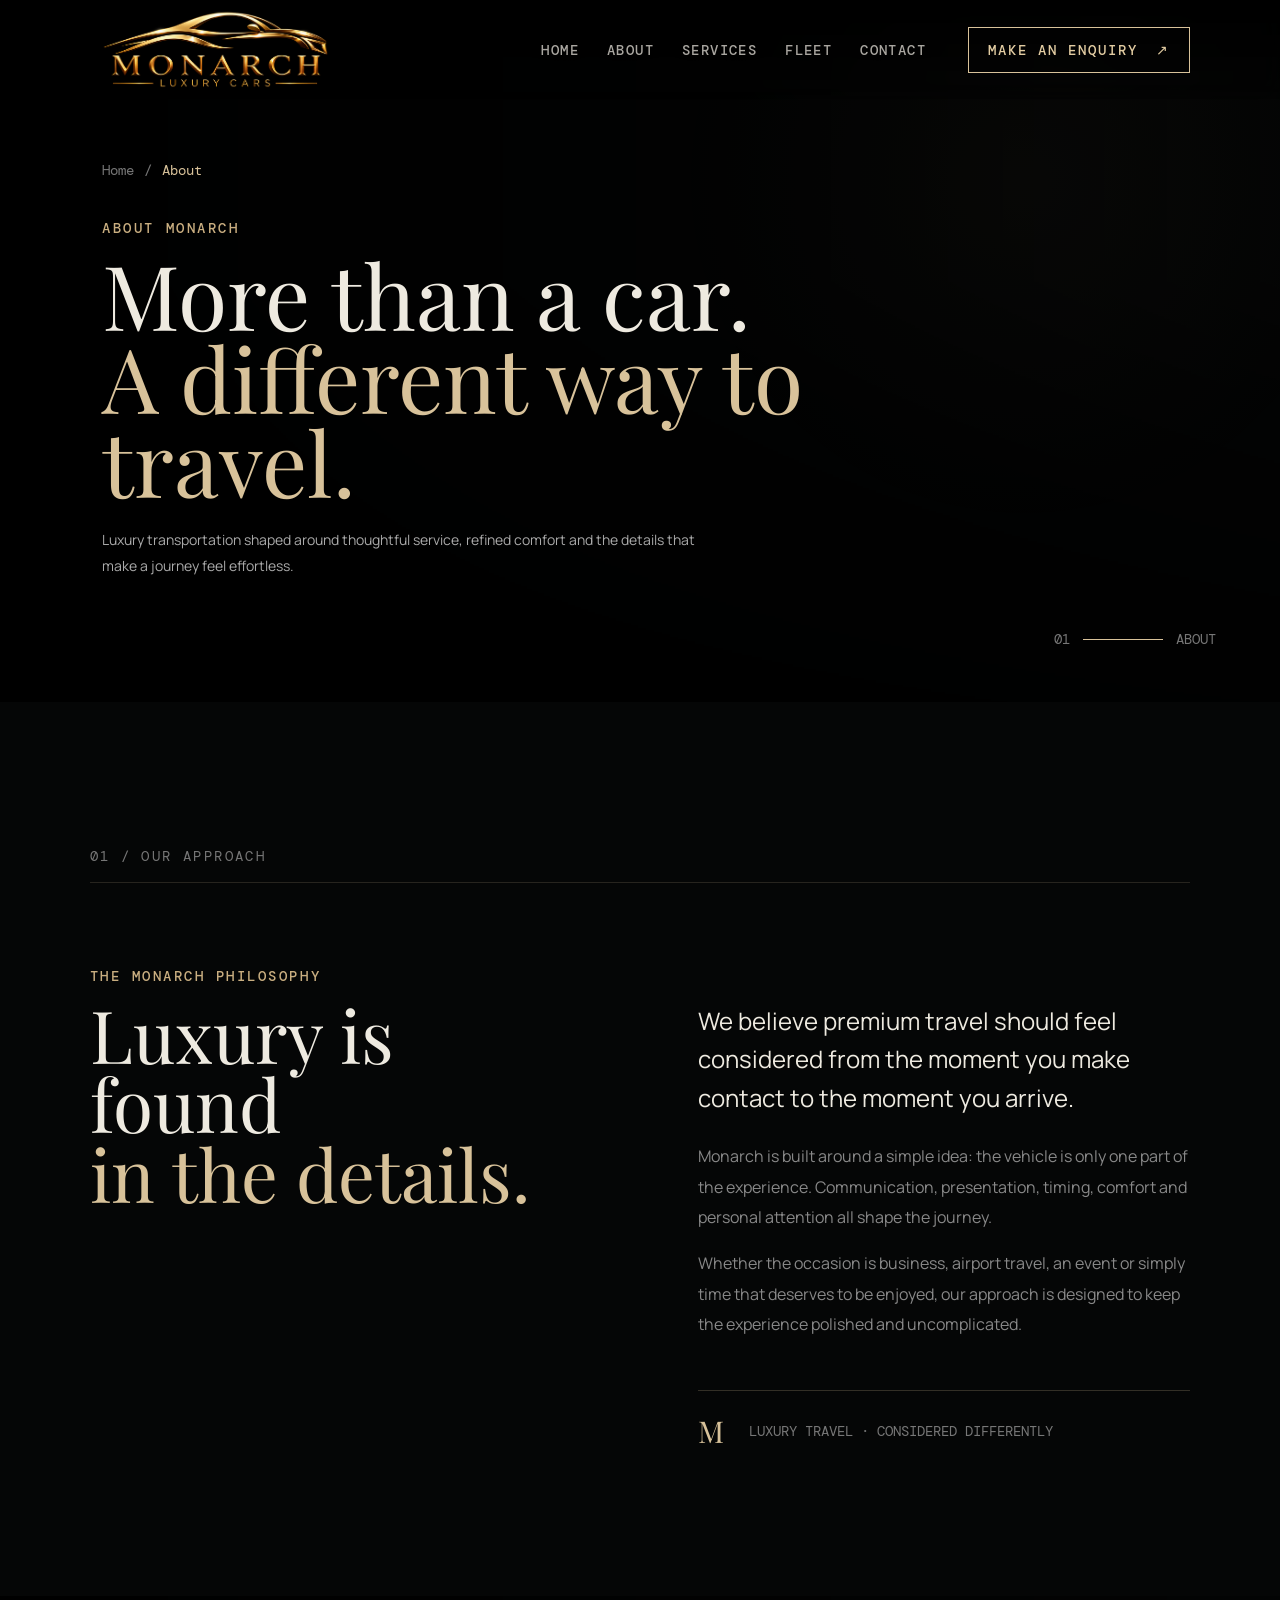
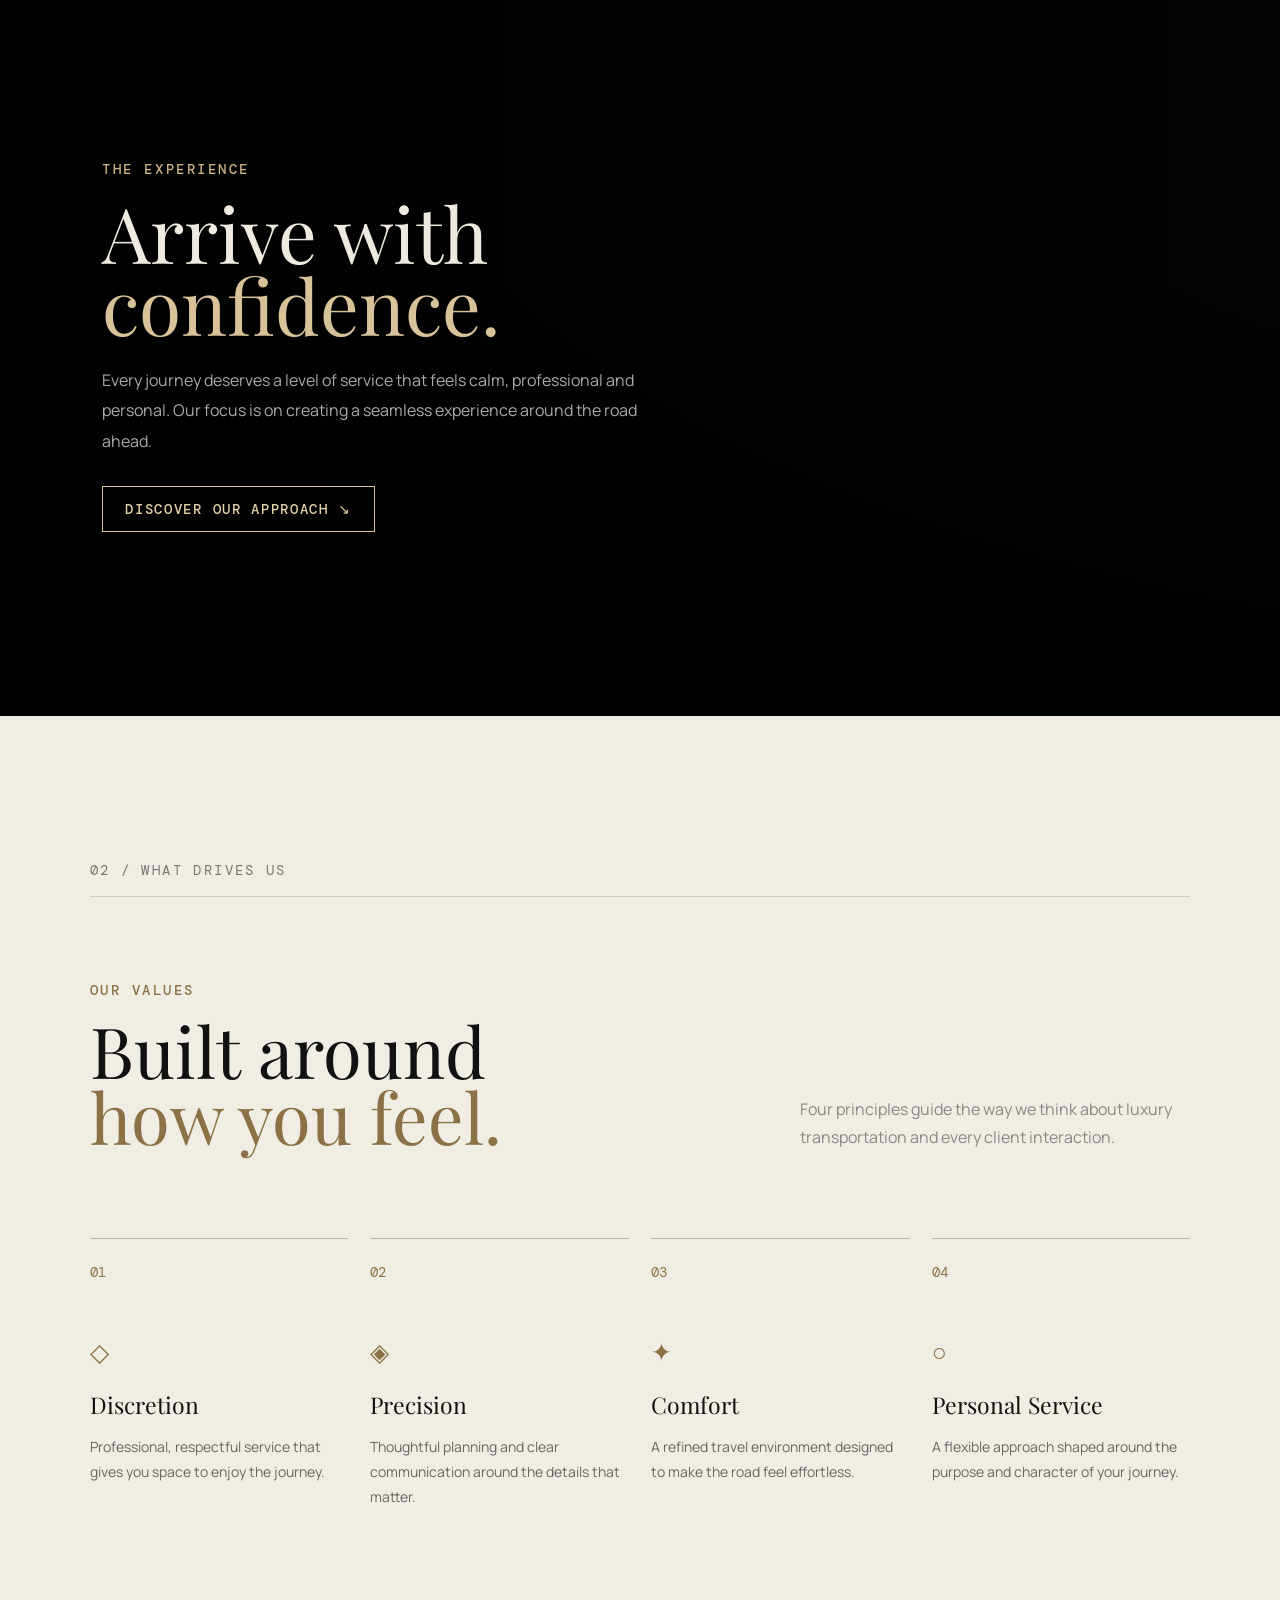
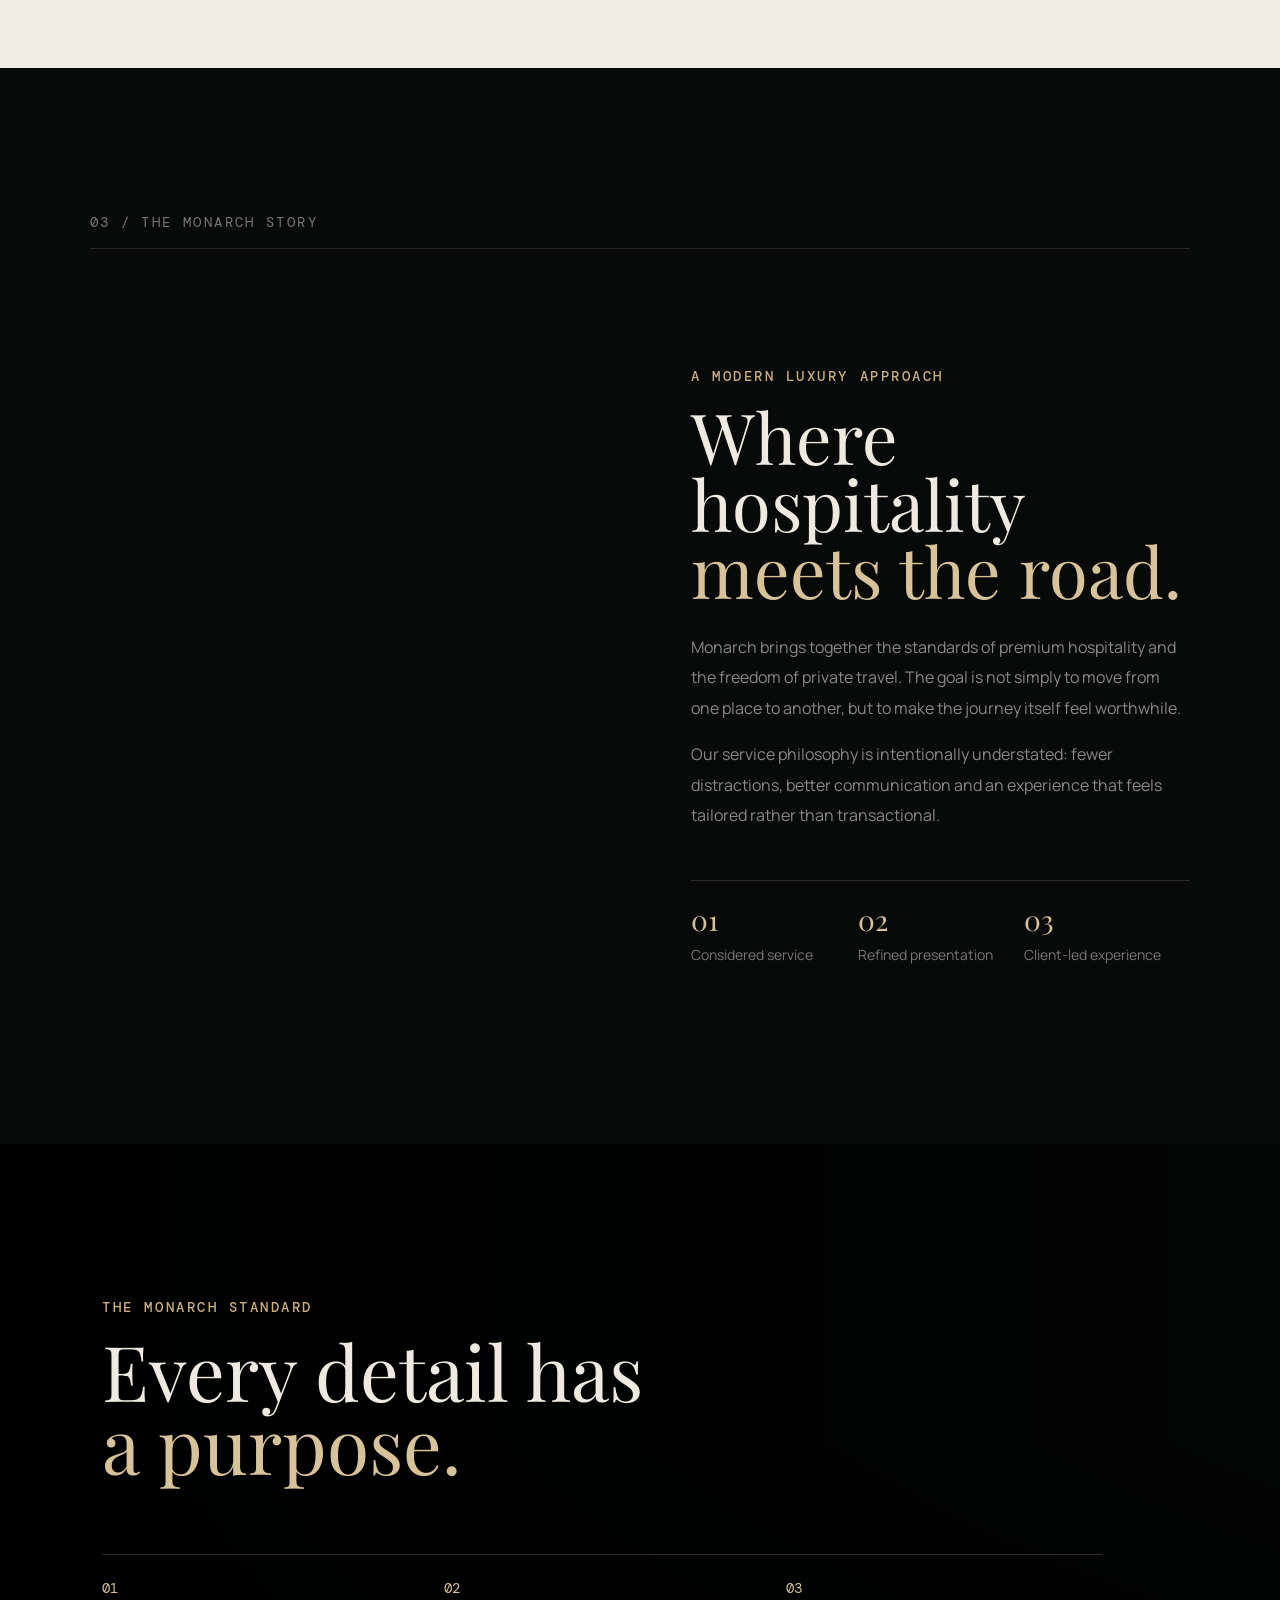
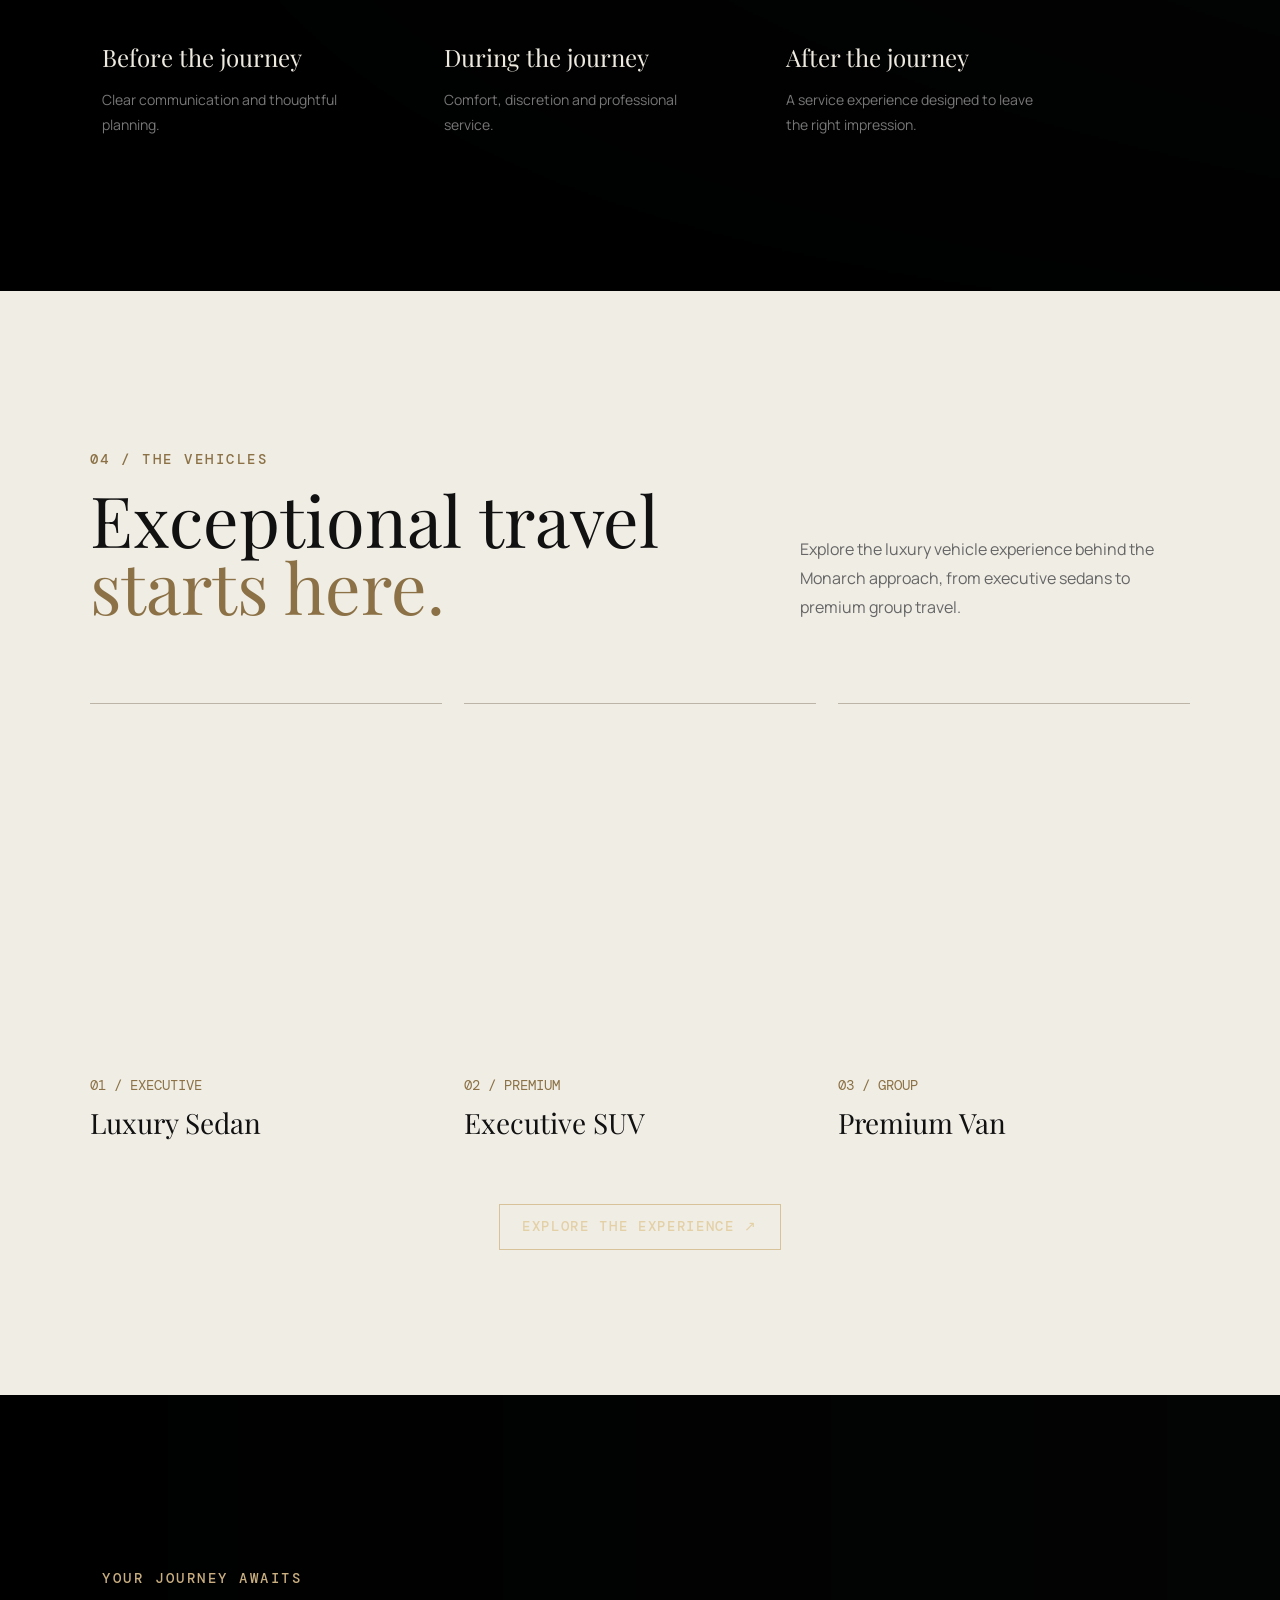
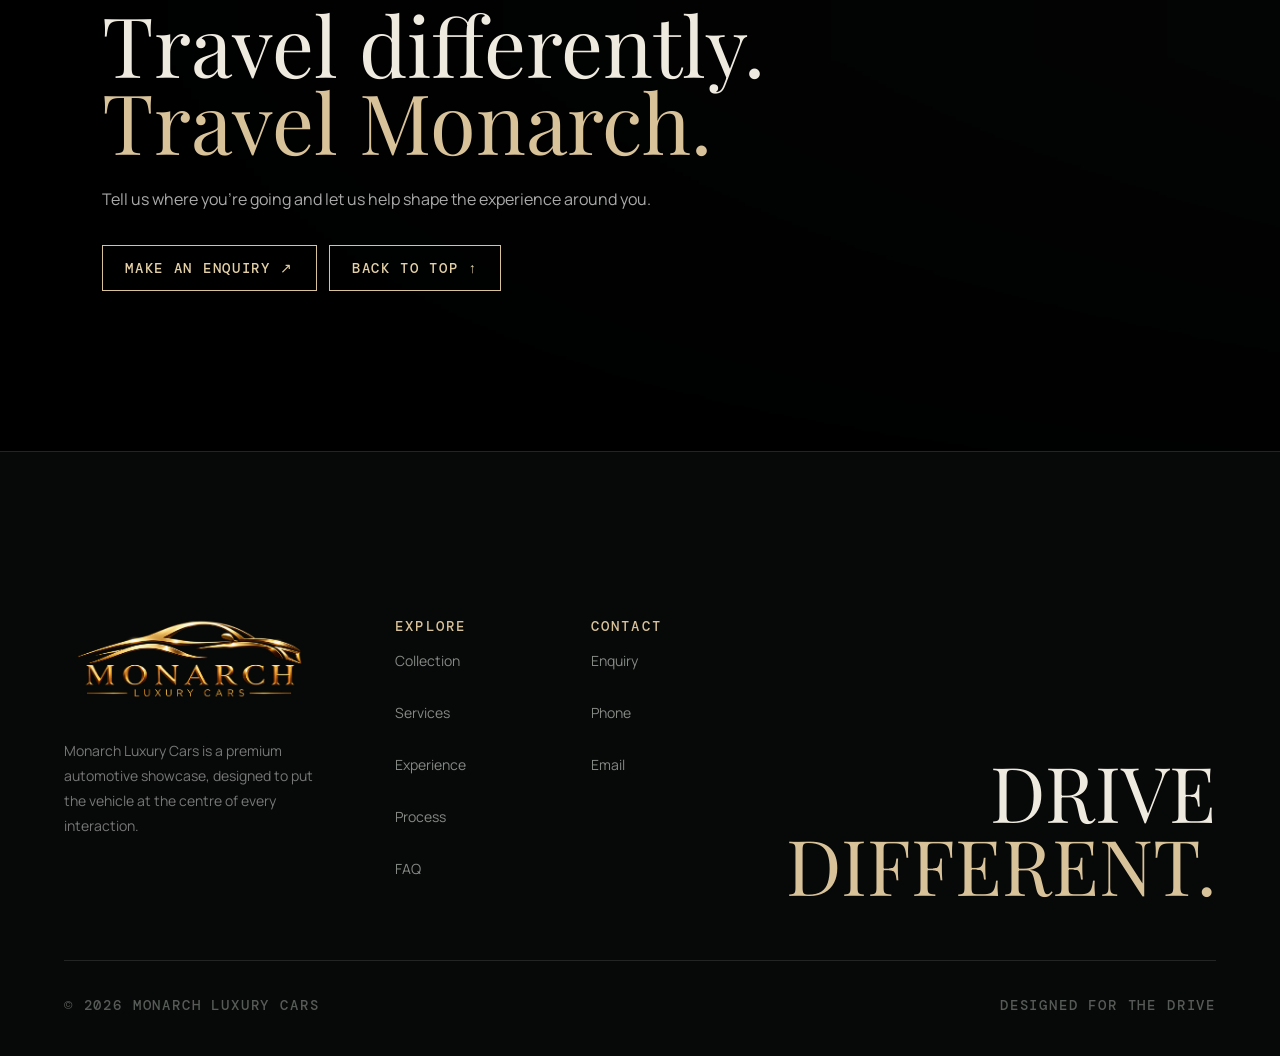
<file: about.html>
<!doctype html>
<html lang="en">
<head>
<meta charset="utf-8">
<meta name="viewport" content="width=device-width,initial-scale=1">
<meta name="description" content="Luxury car rental and chauffeur services.">
<title>About | Monarch Luxury Cars</title>
<link rel="preconnect" href="https://fonts.googleapis.com">
<link rel="preconnect" href="https://fonts.gstatic.com" crossorigin>
<link href="https://fonts.googleapis.com/css2?family=DM+Mono&family=Manrope:wght@400;500;600&family=Playfair+Display:wght@400;500&display=swap" rel="stylesheet">
<link rel="stylesheet" href="about.css">
<link rel="stylesheet" href="css/enquiry-modal.css">
<link rel="stylesheet" href="css/home-shell.css">
</head>
<body>
<a class="skip" href="#main">Skip to content</a>
<header class="site-header">
	<div class="scroll-progress" aria-hidden="true"></div>
	<a class="brand" href="index.html" aria-label="Monarch Luxury Cars home">
		<img src="assets/monarch-logo-4k.png" alt="" style="max-width: 250px;">
	</a>
<nav class="desktop-nav" aria-label="Primary navigation"><a href="index.html">Home</a><a href="about.html">About</a><a href="services.html">Services</a><a href="services.html#fleet">Fleet</a><a href="contact.html">Contact</a></nav>
	<button class="header-cta magnetic" type="button" data-enq-open>Make an enquiry <span aria-hidden="true">&#8599;</span></button>
	<button class="menu-toggle" aria-expanded="false" aria-controls="mobile-menu" aria-label="Open navigation">
		<span class="menu-label">MENU</span><span class="menu-icon"><i></i><i></i></span>
	</button>
</header>
<nav id="mobile-menu" class="mobile-menu" aria-label="Mobile navigation"><a href="index.html">Home</a><a href="about.html">About</a><a href="services.html">Services</a><a href="services.html#fleet">Fleet</a><a href="contact.html">Contact</a><button class="mobile-enquiry" type="button" data-enq-open>Make an enquiry <span aria-hidden="true">&#8599;</span></button></nav>

<main id="main" >
<span id="top" class="page-top-anchor" aria-hidden="true"></span>
<section class="about-hero">
  <div class="about-hero-bg"></div><div class="about-hero-shade"></div>
  <div class="about-hero-content reveal">
    <div class="crumb"><a href="index.html">Home</a><span>/</span><strong>About</strong></div>
    <p class="eyebrow">ABOUT MONARCH</p>
    <h1>More than a car.<br><em>A different way to travel.</em></h1>
    <p>Luxury transportation shaped around thoughtful service, refined comfort and the details that make a journey feel effortless.</p>
  </div>
  <div class="hero-index">01 <span></span> ABOUT</div>
</section>

<section class="about-intro section">
  <div class="section-tag">01 / OUR APPROACH</div>
  <div class="split">
    <div class="reveal"><p class="eyebrow">THE MONARCH PHILOSOPHY</p><h2>Luxury is found<br><em>in the details.</em></h2></div>
    <div class="copy reveal">
      <p class="lead">We believe premium travel should feel considered from the moment you make contact to the moment you arrive.</p>
      <p>Monarch is built around a simple idea: the vehicle is only one part of the experience. Communication, presentation, timing, comfort and personal attention all shape the journey.</p>
      <p>Whether the occasion is business, airport travel, an event or simply time that deserves to be enjoyed, our approach is designed to keep the experience polished and uncomplicated.</p>
      <div class="mini-stat"><strong>M</strong><span>Luxury travel · considered differently</span></div>
    </div>
  </div>
</section>

<section class="about-feature">
  <div class="about-feature-img"></div><div class="about-feature-shade"></div>
  <div class="about-feature-content reveal">
    <p class="eyebrow">THE EXPERIENCE</p>
    <h2>Arrive with<br><em>confidence.</em></h2>
    <p>Every journey deserves a level of service that feels calm, professional and personal. Our focus is on creating a seamless experience around the road ahead.</p>
    <a class="btn gold" href="#values">Discover our approach ↘</a>
  </div>
</section>

<section class="values section" id="values">
  <div class="section-tag">02 / WHAT DRIVES US</div>
  <div class="section-head">
    <div><p class="eyebrow">OUR VALUES</p><h2>Built around<br><em>how you feel.</em></h2></div>
    <p>Four principles guide the way we think about luxury transportation and every client interaction.</p>
  </div>
  <div class="value-grid">
    <article class="value-card reveal"><span>01</span><div class="value-icon">◇</div><h3>Discretion</h3><p>Professional, respectful service that gives you space to enjoy the journey.</p></article>
    <article class="value-card reveal"><span>02</span><div class="value-icon">◈</div><h3>Precision</h3><p>Thoughtful planning and clear communication around the details that matter.</p></article>
    <article class="value-card reveal"><span>03</span><div class="value-icon">✦</div><h3>Comfort</h3><p>A refined travel environment designed to make the road feel effortless.</p></article>
    <article class="value-card reveal"><span>04</span><div class="value-icon">○</div><h3>Personal Service</h3><p>A flexible approach shaped around the purpose and character of your journey.</p></article>
  </div>
</section>

<section class="story section">
  <div class="section-tag">03 / THE MONARCH STORY</div>
  <div class="story-grid">
    <div class="story-image reveal"></div>
    <div class="story-content reveal">
      <p class="eyebrow">A MODERN LUXURY APPROACH</p>
      <h2>Where hospitality<br><em>meets the road.</em></h2>
      <p>Monarch brings together the standards of premium hospitality and the freedom of private travel. The goal is not simply to move from one place to another, but to make the journey itself feel worthwhile.</p>
      <p>Our service philosophy is intentionally understated: fewer distractions, better communication and an experience that feels tailored rather than transactional.</p>
      <div class="story-points">
        <div><strong>01</strong><span>Considered service</span></div>
        <div><strong>02</strong><span>Refined presentation</span></div>
        <div><strong>03</strong><span>Client-led experience</span></div>
      </div>
    </div>
  </div>
</section>

<section class="standards">
  <div class="standards-bg"></div><div class="standards-shade"></div>
  <div class="standards-inner reveal">
    <p class="eyebrow">THE MONARCH STANDARD</p>
    <h2>Every detail has<br><em>a purpose.</em></h2>
    <div class="standards-grid">
      <div><strong>01</strong><h3>Before the journey</h3><p>Clear communication and thoughtful planning.</p></div>
      <div><strong>02</strong><h3>During the journey</h3><p>Comfort, discretion and professional service.</p></div>
      <div><strong>03</strong><h3>After the journey</h3><p>A service experience designed to leave the right impression.</p></div>
    </div>
  </div>
</section>

<section class="about-fleet section">
  <div class="section-head">
    <div><p class="eyebrow">04 / THE VEHICLES</p><h2>Exceptional travel<br><em>starts here.</em></h2></div>
    <p>Explore the luxury vehicle experience behind the Monarch approach, from executive sedans to premium group travel.</p>
  </div>
  <div class="about-fleet-grid">
    <article><div class="af-img af1"></div><span>01 / EXECUTIVE</span><h3>Luxury Sedan</h3></article>
    <article><div class="af-img af2"></div><span>02 / PREMIUM</span><h3>Executive SUV</h3></article>
    <article><div class="af-img af3"></div><span>03 / GROUP</span><h3>Premium Van</h3></article>
  </div>
  <div class="center-action"><a class="btn line" href="#top">Explore the experience ↗</a></div>
</section>

<section class="about-cta">
  <div class="cta-bg"></div><div class="cta-shade"></div>
  <div class="cta-content reveal">
    <p class="eyebrow">YOUR JOURNEY AWAITS</p>
    <h2>Travel differently.<br><em>Travel Monarch.</em></h2>
    <p>Tell us where you're going and let us help shape the experience around you.</p>
    <div class="actions"><a class="btn gold" href="contact.html">Make an enquiry ↗</a><a class="btn line" href="#top">Back to top ↑</a></div>
  </div>
</section>
</main>

<footer class="footer">
	<div class="footer-main">
		<div class="footer-brand">
			<a class="brand" href="#top">
				<img src="assets/monarch-logo-4k.png" alt="">
			</a>
			<p class="footer-copy">
			Monarch Luxury Cars is a premium automotive showcase, 
			designed to put the vehicle at the centre of every interaction.
		</p>
		</div>
		<div><p class="eyebrow">EXPLORE</p><a href="index.html#collection">Collection</a><a href="services.html">Services</a><a href="index.html#experience">Experience</a><a href="index.html#process">Process</a><a href="index.html#faq">FAQ</a></div>
		<div><p class="eyebrow">CONTACT</p><a href="contact.html">Enquiry</a><a href="tel:+10000000000">Phone</a><a href="mailto:enquiries@example.com">Email</a></div>
		<div class="footer-tag">DRIVE<br><em>DIFFERENT.</em></div>
	</div>
	<div class="footer-bottom"><span>© 2026 MONARCH LUXURY CARS</span><span>DESIGNED FOR THE DRIVE</span></div>
</footer>
<script src="about.js"></script>
<script src="js/enquiry-modal.js" defer></script>
</body>
</html>
</file>
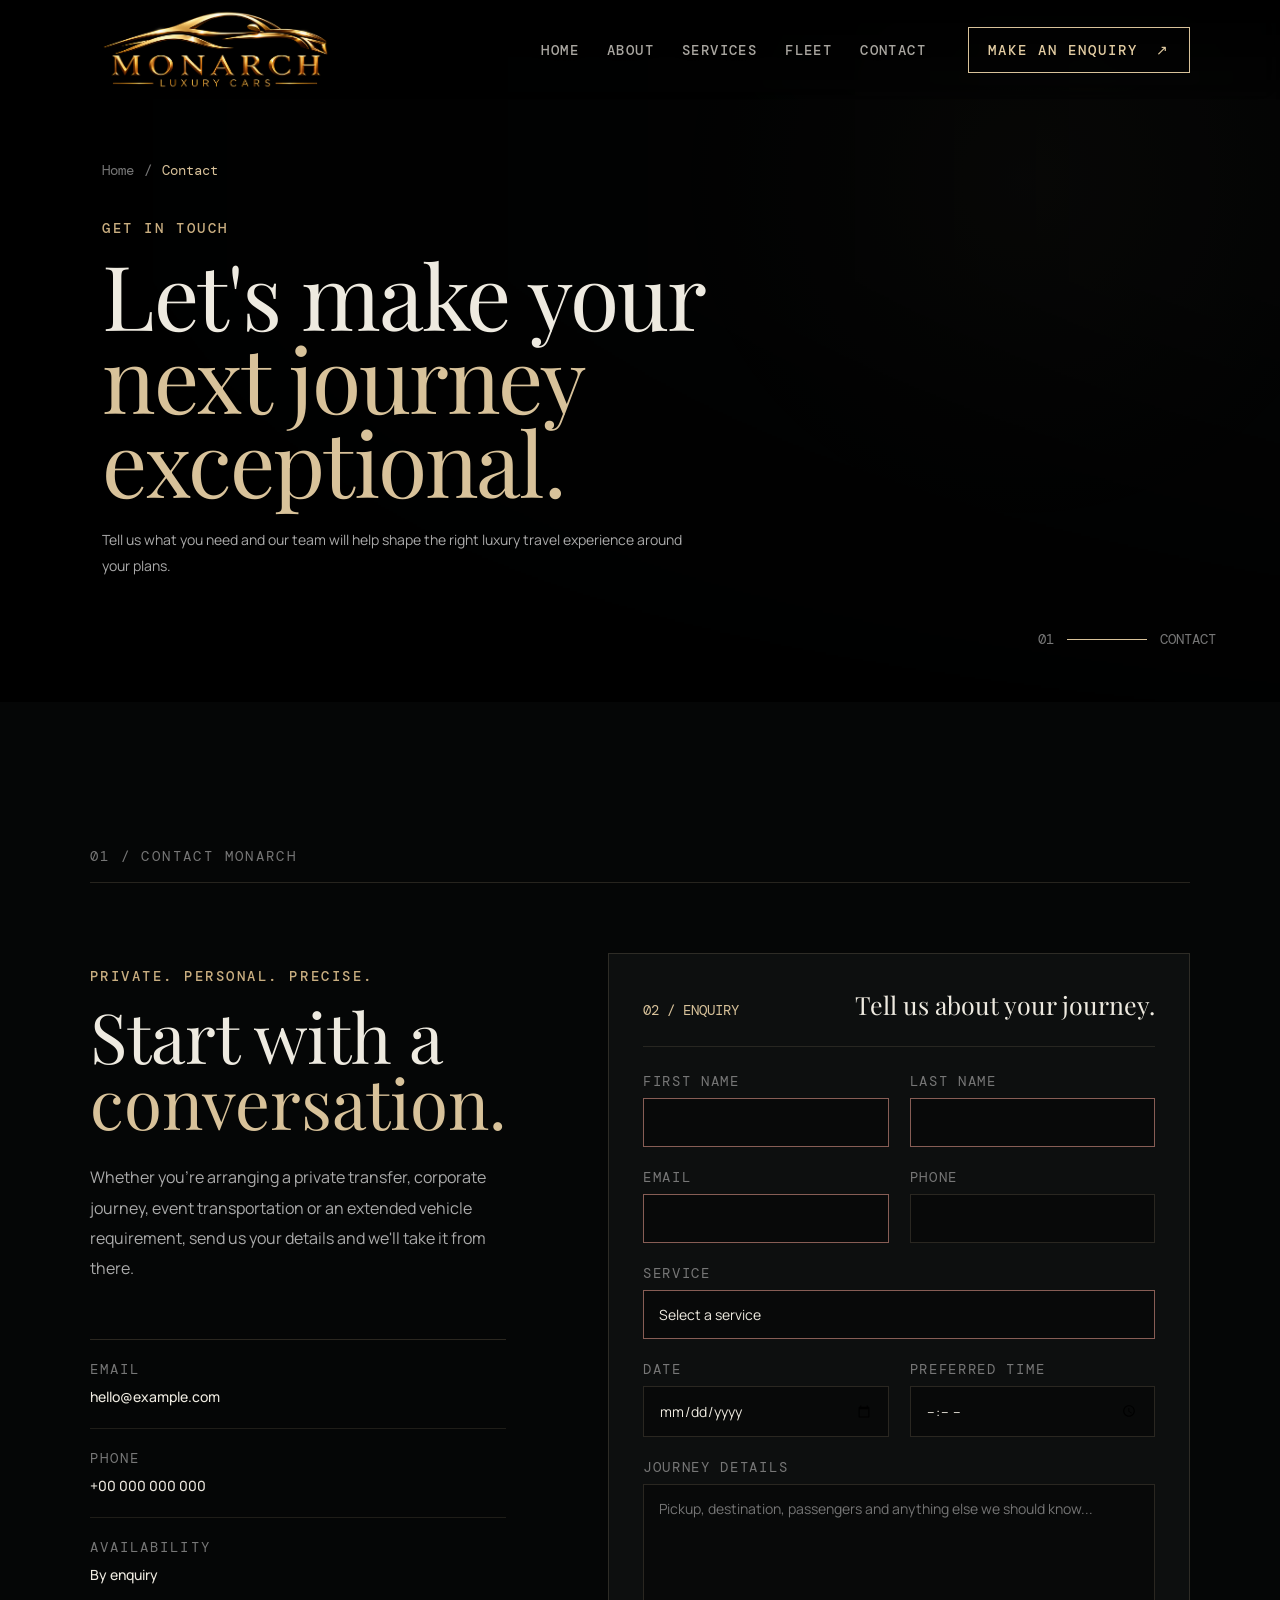
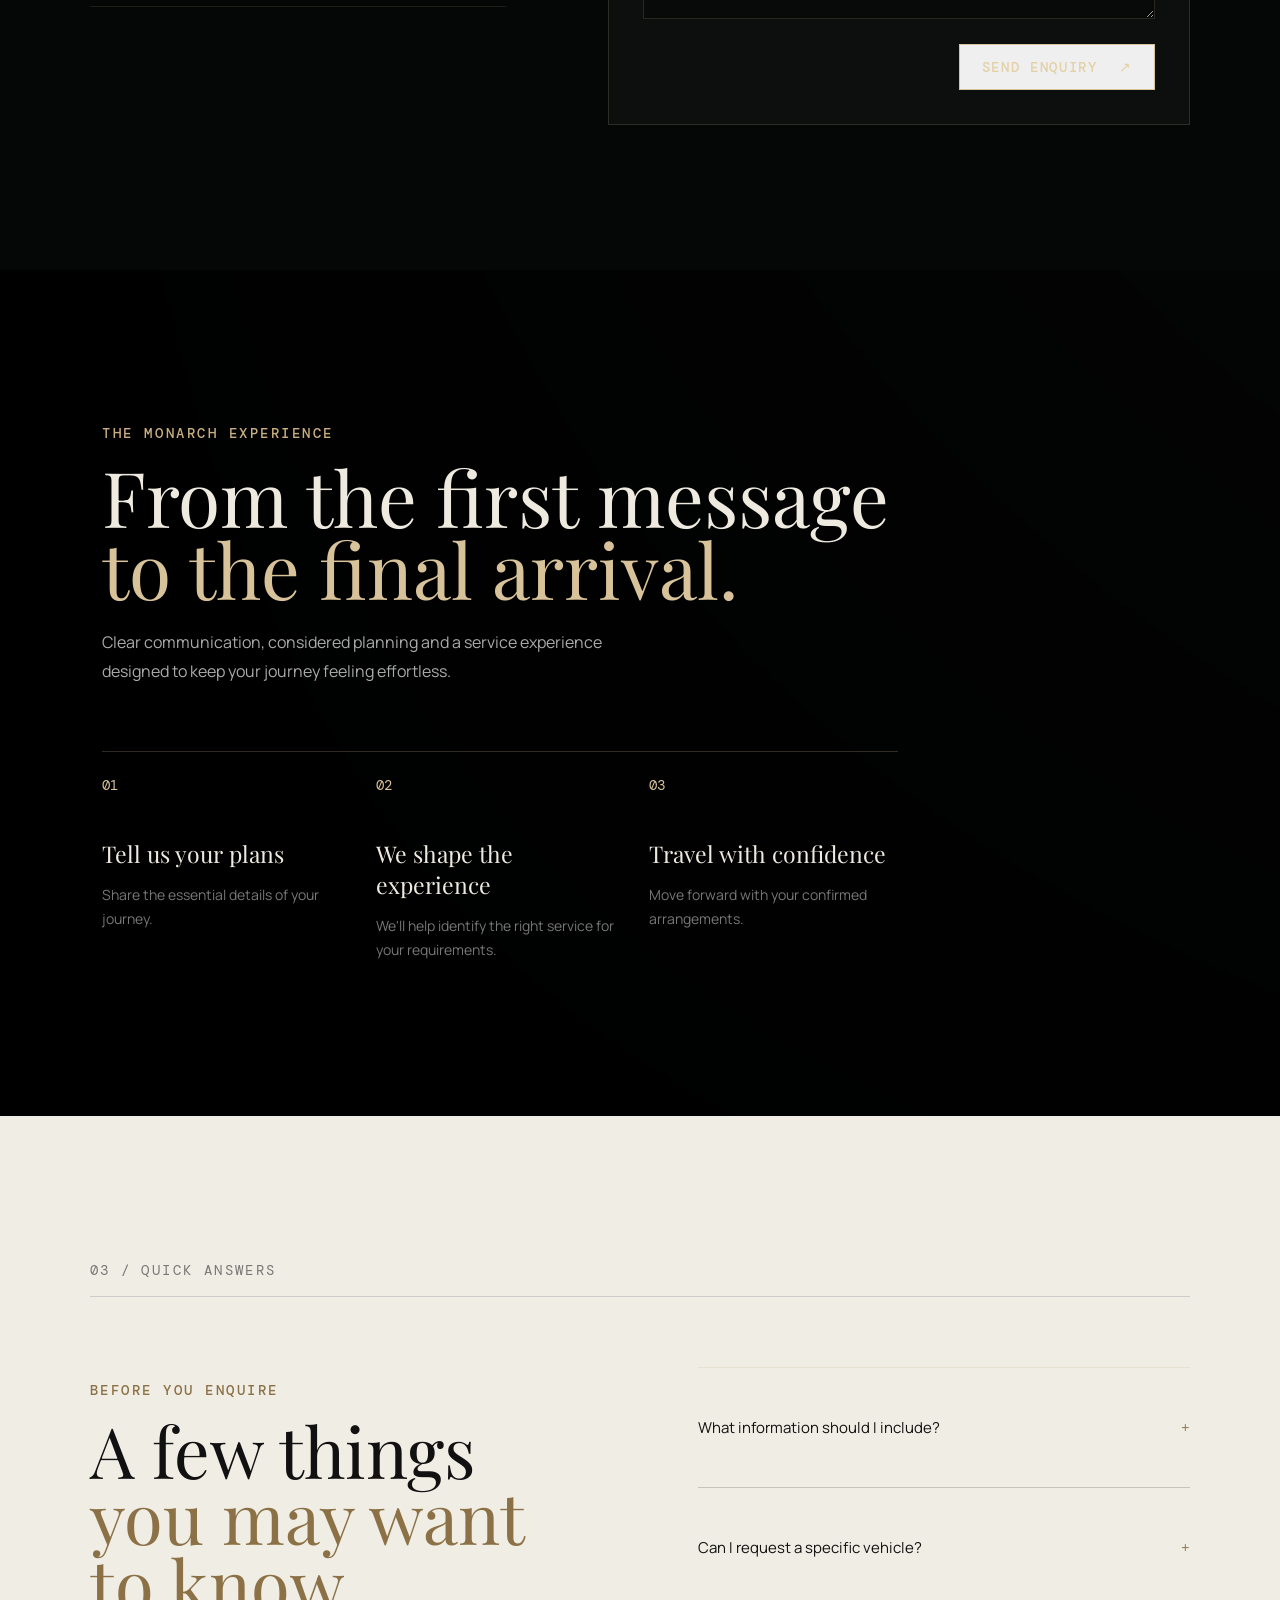
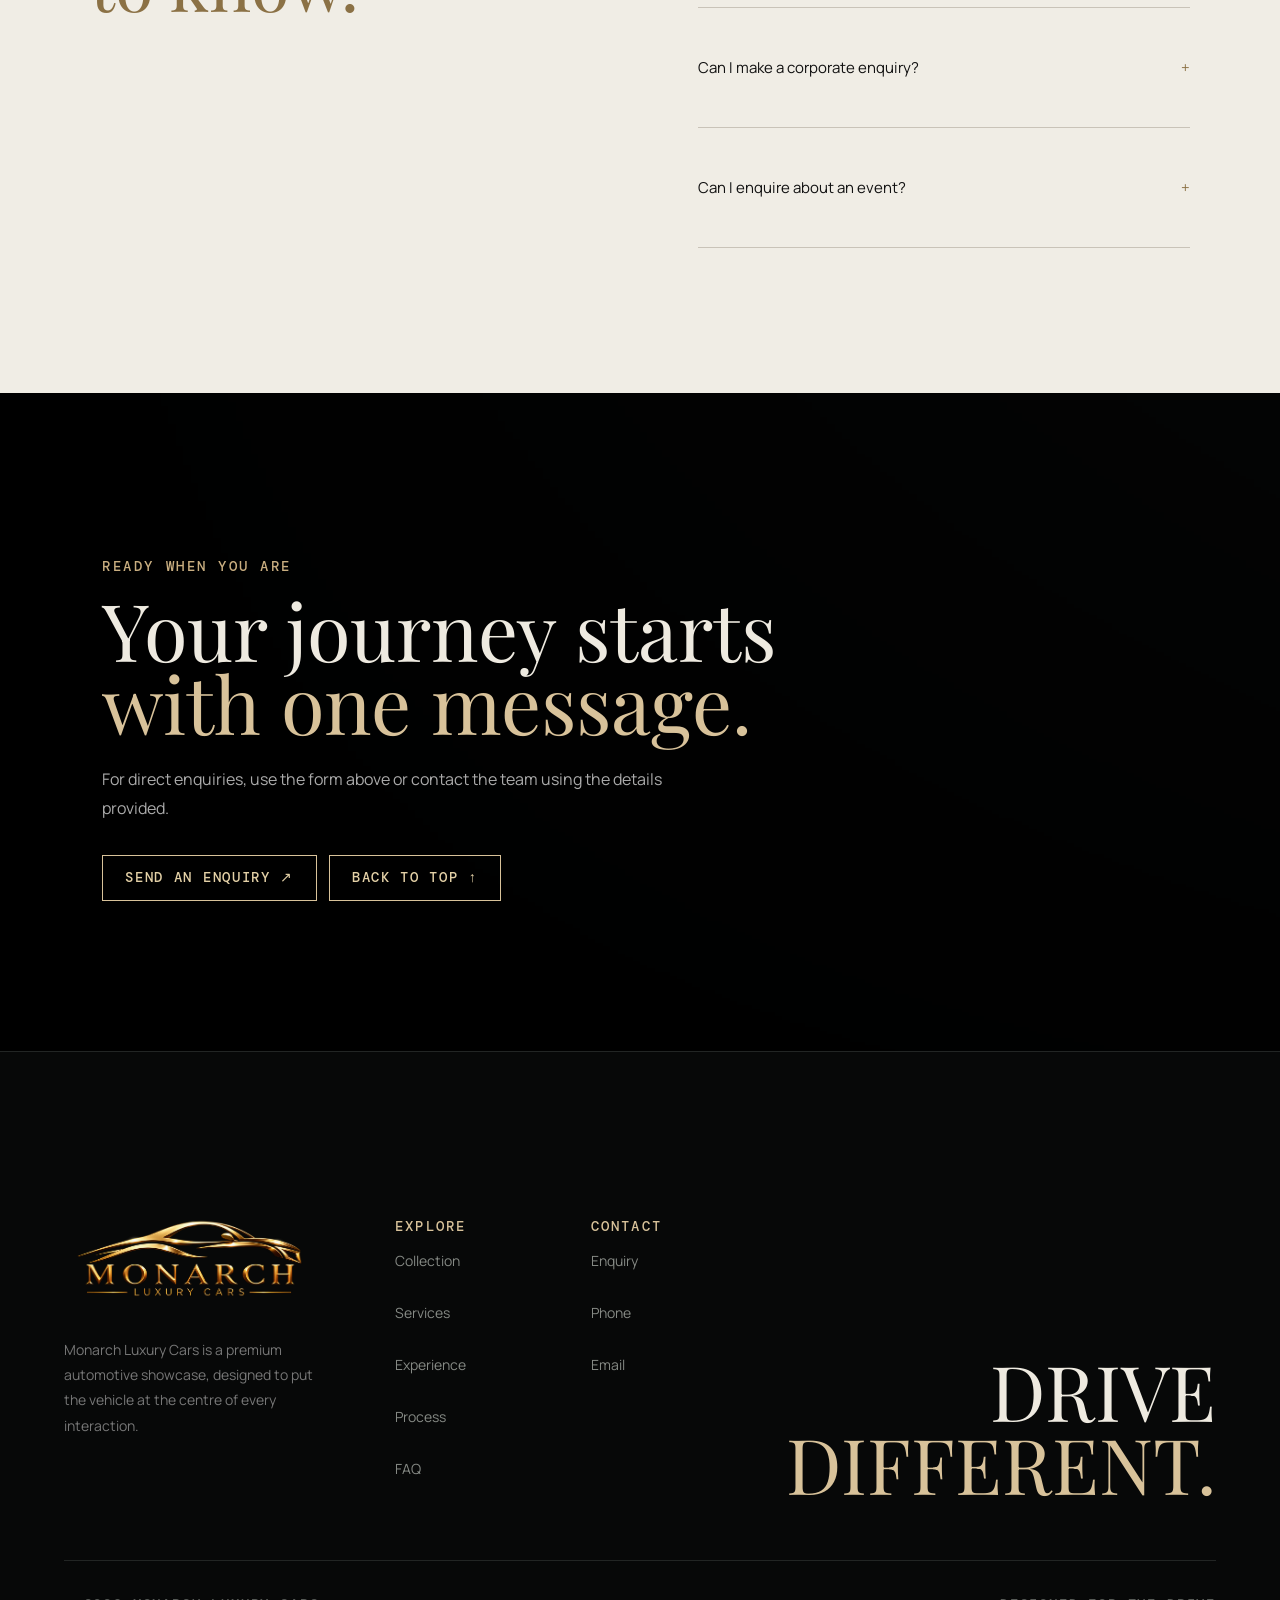
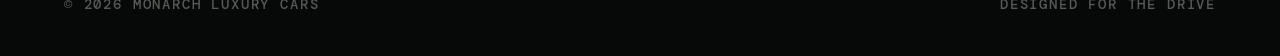
<file: contact.html>
<!doctype html>
<html lang="en">
<head>
<meta charset="utf-8">
<meta name="viewport" content="width=device-width,initial-scale=1">
<meta name="description" content="Luxury car rental and chauffeur services.">
<title>Contact | Monarch Luxury Cars</title>
<link rel="preconnect" href="https://fonts.googleapis.com">
<link rel="preconnect" href="https://fonts.gstatic.com" crossorigin>
<link href="https://fonts.googleapis.com/css2?family=DM+Mono&family=Manrope:wght@400;500;600&family=Playfair+Display:wght@400;500&display=swap" rel="stylesheet">
<link rel="stylesheet" href="contact.css">
<link rel="stylesheet" href="css/enquiry-modal.css">
<link rel="stylesheet" href="css/home-shell.css">
</head>
<body>
<a class="skip" href="#main">Skip to content</a>

<header class="site-header">
	<div class="scroll-progress" aria-hidden="true"></div>
	<a class="brand" href="index.html" aria-label="Monarch Luxury Cars home">
		<img src="assets/monarch-logo-4k.png" alt="" style="max-width: 250px;">
	</a>
<nav class="desktop-nav" aria-label="Primary navigation"><a href="index.html">Home</a><a href="about.html">About</a><a href="services.html">Services</a><a href="services.html#fleet">Fleet</a><a href="contact.html">Contact</a></nav>
	<button class="header-cta magnetic" type="button" data-enq-open>Make an enquiry <span aria-hidden="true">&#8599;</span></button>
	<button class="menu-toggle" aria-expanded="false" aria-controls="mobile-menu" aria-label="Open navigation">
		<span class="menu-label">MENU</span><span class="menu-icon"><i></i><i></i></span>
	</button>
</header>
<nav id="mobile-menu" class="mobile-menu" aria-label="Mobile navigation"><a href="index.html">Home</a><a href="about.html">About</a><a href="services.html">Services</a><a href="services.html#fleet">Fleet</a><a href="contact.html">Contact</a><button class="mobile-enquiry" type="button" data-enq-open>Make an enquiry <span aria-hidden="true">&#8599;</span></button></nav>

<main id="main" >
<span id="top" class="page-top-anchor" aria-hidden="true"></span>
<section class="contact-hero">
  <div class="contact-hero-bg"></div>
  <div class="contact-hero-shade"></div>
  <div class="contact-hero-content reveal">
    <div class="crumb"><a href="index.html">Home</a><span>/</span><strong>Contact</strong></div>
    <p class="eyebrow">GET IN TOUCH</p>
    <h1>Let's make your<br><em>next journey exceptional.</em></h1>
    <p>Tell us what you need and our team will help shape the right luxury travel experience around your plans.</p>
  </div>
  <div class="hero-index">01 <span></span> CONTACT</div>
</section>

<section class="contact-intro section">
  <div class="section-tag">01 / CONTACT MONARCH</div>
  <div class="contact-layout">
    <div class="contact-copy reveal">
      <p class="eyebrow">PRIVATE. PERSONAL. PRECISE.</p>
      <h2>Start with a<br><em>conversation.</em></h2>
      <p class="lead">Whether you're arranging a private transfer, corporate journey, event transportation or an extended vehicle requirement, send us your details and we'll take it from there.</p>
      <div class="contact-details">
        <a href="mailto:hello@example.com"><span>EMAIL</span><strong>hello@example.com</strong></a>
        <a href="tel:+0000000000"><span>PHONE</span><strong>+00 000 000 000</strong></a>
        <div><span>AVAILABILITY</span><strong>By enquiry</strong></div>
      </div>
    </div>

    <div class="contact-form-wrap reveal">
      <div class="form-heading"><span>02 / ENQUIRY</span><strong>Tell us about your journey.</strong></div>
      <form id="contactForm" novalidate>
        <div class="form-grid">
          <label>First name<input name="firstName" type="text" autocomplete="given-name" required></label>
          <label>Last name<input name="lastName" type="text" autocomplete="family-name" required></label>
          <label>Email<input name="email" type="email" autocomplete="email" required></label>
          <label>Phone<input name="phone" type="tel" autocomplete="tel"></label>
          <label class="full">Service
            <select name="service" required>
              <option value="">Select a service</option>
              <option>Chauffeur Services</option>
              <option>Airport Transfers</option>
              <option>Corporate Travel</option>
              <option>Weddings & Events</option>
              <option>Hourly Car Service</option>
              <option>Long-Term Rental</option>
            </select>
          </label>
          <label>Date<input name="date" type="date"></label>
          <label>Preferred time<input name="time" type="time"></label>
          <label class="full">Journey details<textarea name="message" rows="5" placeholder="Pickup, destination, passengers and anything else we should know..." required></textarea></label>
        </div>
        <div class="form-bottom">
          <p id="formStatus" role="status" aria-live="polite"></p>
          <button class="btn gold" type="submit">Send enquiry <span>↗</span></button>
        </div>
      </form>
    </div>
  </div>
</section>

<section class="contact-experience">
  <div class="contact-experience-bg"></div><div class="contact-experience-shade"></div>
  <div class="experience-content reveal">
    <p class="eyebrow">THE MONARCH EXPERIENCE</p>
    <h2>From the first message<br><em>to the final arrival.</em></h2>
    <p>Clear communication, considered planning and a service experience designed to keep your journey feeling effortless.</p>
    <div class="experience-points">
      <div><span>01</span><strong>Tell us your plans</strong><p>Share the essential details of your journey.</p></div>
      <div><span>02</span><strong>We shape the experience</strong><p>We'll help identify the right service for your requirements.</p></div>
      <div><span>03</span><strong>Travel with confidence</strong><p>Move forward with your confirmed arrangements.</p></div>
    </div>
  </div>
</section>

<section class="contact-faq section" id="faq">
  <div class="section-tag">03 / QUICK ANSWERS</div>
  <div class="split">
    <div>
      <p class="eyebrow">BEFORE YOU ENQUIRE</p>
      <h2>A few things<br><em>you may want to know.</em></h2>
    </div>
    <div class="faq-list">
      <details><summary>What information should I include?<b>+</b></summary><p>Include your preferred service, date, time, pickup and destination details, passenger requirements and any special requests.</p></details>
      <details><summary>Can I request a specific vehicle?<b>+</b></summary><p>You can include a vehicle preference in your enquiry. Availability can be confirmed with your booking.</p></details>
      <details><summary>Can I make a corporate enquiry?<b>+</b></summary><p>Yes. Select Corporate Travel and include your business or event requirements in the message.</p></details>
      <details><summary>Can I enquire about an event?<b>+</b></summary><p>Yes. Choose Weddings & Events and tell us the occasion, date, timing and transportation requirements.</p></details>
    </div>
  </div>
</section>

<section class="contact-cta">
  <div class="cta-bg"></div><div class="cta-shade"></div>
  <div class="cta-content reveal">
    <p class="eyebrow">READY WHEN YOU ARE</p>
    <h2>Your journey starts<br><em>with one message.</em></h2>
    <p>For direct enquiries, use the form above or contact the team using the details provided.</p>
    <div class="actions"><a class="btn gold" href="#main">Send an enquiry ↗</a><a class="btn line" href="#top">Back to top ↑</a></div>
  </div>
</section>
</main>

<footer class="footer">
	<div class="footer-main">
		<div class="footer-brand">
			<a class="brand" href="#top">
				<img src="assets/monarch-logo-4k.png" alt="">
			</a>
			<p class="footer-copy">
			Monarch Luxury Cars is a premium automotive showcase, 
			designed to put the vehicle at the centre of every interaction.
		</p>
		</div>
		<div><p class="eyebrow">EXPLORE</p><a href="index.html#collection">Collection</a><a href="services.html">Services</a><a href="index.html#experience">Experience</a><a href="index.html#process">Process</a><a href="index.html#faq">FAQ</a></div>
		<div><p class="eyebrow">CONTACT</p><a href="contact.html">Enquiry</a><a href="tel:+10000000000">Phone</a><a href="mailto:enquiries@example.com">Email</a></div>
		<div class="footer-tag">DRIVE<br><em>DIFFERENT.</em></div>
	</div>
	<div class="footer-bottom"><span>© 2026 MONARCH LUXURY CARS</span><span>DESIGNED FOR THE DRIVE</span></div>
</footer>
<script src="contact.js"></script>
<script src="js/enquiry-modal.js" defer></script>
</body>
</html>
</file>
<file: about.css>
*{box-sizing:border-box}html{scroll-behavior:smooth}body{margin:0;background:#050606;color:#eeeae0;font-family:Manrope,Arial,sans-serif;font-size:16px;line-height:1.5}body:before{content:"";position:fixed;inset:0;pointer-events:none;background:radial-gradient(circle at 80% 20%,rgba(216,194,154,.04),transparent 28%);z-index:-1}a{color:inherit;text-decoration:none}button,input,textarea{font:inherit}.skip{position:fixed;left:16px;top:-60px;background:#d8c29a;color:#000;padding:12px;z-index:100}.skip:focus{top:16px}.site-header{height:84px;position:fixed;top:0;left:0;right:0;z-index:50;display:flex;align-items:center;justify-content:space-between;padding:0 5vw;background:rgba(5,6,6,.82);backdrop-filter:blur(16px);border-bottom:1px solid rgba(216,194,154,.14)}.brand{display:flex;align-items:center;gap:10px}.brand-symbol{font-family:"Playfair Display",serif;font-size:38px;color:#d8c29a;line-height:1}.brand b{font:500 14px "Playfair Display",serif;letter-spacing:.2em}.brand small{display:block;font:14px "DM Mono",monospace;letter-spacing:.34em;color:#777;margin-top:3px}.site-header nav{display:flex;gap:32px}.site-header nav a{font-size:14px;color:#aaa;transition:.3s}.site-header nav a:hover{color:#d8c29a}.header-btn,.btn{min-height:46px;padding:0 22px;display:inline-flex;align-items:center;justify-content:center;gap:12px;text-transform:uppercase;letter-spacing:.12em;font-size:14px;border:1px solid #d8c29a;transition:transform .3s,background .3s,color .3s}.header-btn{background:#d8c29a;color:#050606}.header-btn:hover,.gold:hover{transform:translateY(-2px);background:#ead8b5}.line{border-color:rgba(216,194,154,.48)}.line:hover{color:#d8c29a;border-color:#d8c29a;transform:translateY(-2px)}.menu{display:none;background:none;border:0;width:46px;height:44px}.menu i{display:block;width:23px;height:1px;background:#d8c29a;margin:6px auto}.mobile-nav{display:none}.hero{height:100svh;min-height:700px;position:relative;overflow:hidden}.hero-bg,.feature-img,.number-bg,.cta-bg{position:absolute;inset:0;background:center/cover no-repeat}.hero-bg{background-image:url("https://images.unsplash.com/photo-1503736334956-4c8f8e92946d?auto=format&fit=crop&w=2400&q=90");transform:scale(1.03)}.hero-shade,.feature-shade,.number-shade,.cta-shade{position:absolute;inset:0;background:linear-gradient(90deg,rgba(0,0,0,.9),rgba(0,0,0,.32) 72%),linear-gradient(0deg,rgba(0,0,0,.7),transparent 58%)}.hero-content{position:absolute;z-index:2;left:8vw;bottom:16vh;max-width:820px}.crumb{display:flex;gap:10px;font:14px "DM Mono",monospace;color:#777;margin-bottom:45px}.crumb strong{color:#d8c29a;font-weight:400}.eyebrow{font:14px "DM Mono",monospace;letter-spacing:.18em;color:#d8c29a}.hero h1{font:400 clamp(62px,8.2vw,126px)/.9 "Playfair Display",serif;margin:17px 0 28px;letter-spacing:-.025em}.hero h1 em,h2 em{font-style:normal;color:#d8c29a}.hero-copy{max-width:590px;color:#aaa;font-size:15px;line-height:1.85}.actions{display:flex;gap:12px;margin-top:32px}.hero-index{position:absolute;right:5vw;bottom:6vh;z-index:2;font:14px "DM Mono",monospace;color:#777;display:flex;align-items:center;gap:13px}.hero-index:first-letter{color:#d8c29a}.hero-index span{width:80px;height:1px;background:#d8c29a}.section{padding:145px 7vw}.section-tag{font:14px "DM Mono",monospace;letter-spacing:.17em;color:#777;border-bottom:1px solid rgba(216,194,154,.16);padding-bottom:17px;margin-bottom:70px}.split{display:grid;grid-template-columns:1fr 1fr;gap:9vw}.split h2,.section-head h2,.process h2,.test-head h2,.faq h2{font:400 clamp(48px,5.7vw,82px)/.95 "Playfair Display",serif;margin:0}.copy{padding-top:25px}.copy .lead{font-size:24px;line-height:1.6}.copy p:not(.lead){color:#888;line-height:1.9}.mini-stat{border-top:1px solid rgba(216,194,154,.22);margin-top:50px;padding-top:20px;display:flex;gap:25px;align-items:center}.mini-stat strong{font:30px "Playfair Display",serif;color:#d8c29a}.mini-stat span{font:14px "DM Mono",monospace;color:#777;text-transform:uppercase}.services{background:#080909}.section-head{display:flex;justify-content:space-between;align-items:end;gap:60px;margin-bottom:65px}.section-head>p{max-width:390px;color:#888;line-height:1.8}.service-grid{display:grid;grid-template-columns:repeat(2,1fr);gap:28px}.service-card{background:#0e1010;border:1px solid rgba(216,194,154,.15);overflow:hidden}.service-card.large{grid-column:span 2;display:grid;grid-template-columns:1.15fr .85fr}.service-img{height:350px;background:center/cover;transition:transform .8s cubic-bezier(.2,.7,.2,1)}.large .service-img{height:100%;min-height:510px}.service-card:hover .service-img{transform:scale(1.04)}.img1{background-image:url("https://images.unsplash.com/photo-1549317661-bd32c8ce0db2?auto=format&fit=crop&w=1800&q=90")}.img2{background-image:url("https://images.unsplash.com/photo-1552519507-da3b142c6e3d?auto=format&fit=crop&w=1800&q=90")}.img3{background-image:url("https://images.unsplash.com/photo-1494976388531-d1058494cdd8?auto=format&fit=crop&w=1800&q=90")}.img4{background-image:url("https://images.unsplash.com/photo-1519225421980-715cb0215aed?auto=format&fit=crop&w=1800&q=90")}.img5{background-image:url("https://images.unsplash.com/photo-1503376780353-7e6692767b70?auto=format&fit=crop&w=1800&q=90")}.img6{background-image:url("https://images.unsplash.com/photo-1544829099-b9a0c07fad1a?auto=format&fit=crop&w=1800&q=90")}.service-body{padding:32px;display:grid;grid-template-columns:38px 1fr;gap:15px}.service-body>span{font:14px "DM Mono",monospace;color:#d8c29a}.service-body h3{font:400 30px "Playfair Display",serif;margin:0 0 12px}.service-body p{color:#888;font-size:14px;line-height:1.8;max-width:410px}.service-body a,.fleet-card a{display:inline-block;margin-top:15px;font:14px "DM Mono",monospace;text-transform:uppercase;letter-spacing:.12em;color:#d8c29a}.service-body a b{margin-left:8px;transition:.25s}.service-card:hover .service-body a b{margin-left:14px}.feature{min-height:800px;position:relative;overflow:hidden}.feature-img{background-image:url("https://images.unsplash.com/photo-1493238792000-8113da705763?auto=format&fit=crop&w=2400&q=92")}.feature-content{position:relative;z-index:2;padding:170px 8vw;max-width:850px}.feature-content h2{font:400 clamp(50px,6.3vw,92px)/.94 "Playfair Display",serif;margin:18px 0 25px}.feature-content>p{color:#aaa;max-width:570px;line-height:1.8}.feature-content ul{list-style:none;padding:0;margin:30px 0;display:grid;grid-template-columns:1fr 1fr;gap:12px 30px}.feature-content li{font-size:14px;color:#ddd}.feature-content li:before{content:"—";color:#d8c29a;margin-right:10px}.why{background:#f0ede5;color:#111}.why .section-tag{color:#777;border-color:#ccc}.why .eyebrow{color:#786542}.why h2 em{color:#8b7145}.benefits{display:grid;grid-template-columns:repeat(4,1fr);gap:22px;margin-top:70px}.benefit{border-top:1px solid #bfb9ac;padding-top:20px}.benefit>span{font:14px "DM Mono",monospace;color:#8b7145}.icon{font-size:25px;color:#8b7145;margin:48px 0 18px}.benefit h3{font-size:18px;font-weight:500}.benefit p{font-size:14px;color:#666;line-height:1.8}.process{background:#0a0b0b}.process-head{max-width:700px}.steps{display:grid;grid-template-columns:repeat(4,1fr);gap:0;margin-top:90px}.steps article{position:relative;padding:0 30px 0 0}.steps article:not(:last-child){margin-right:30px}.steps article i{position:absolute;top:7px;right:0;width:calc(100% - 70px);height:1px;background:rgba(216,194,154,.2)}.steps span{font:14px "DM Mono",monospace;color:#d8c29a}.steps h3{font-size:18px;font-weight:500;margin-top:48px}.steps p{color:#777;font-size:14px;line-height:1.8}.fleet{background:#080909}.fleet-grid{display:grid;grid-template-columns:repeat(3,1fr);gap:22px}.fleet-card{background:#0e1010;border:1px solid rgba(216,194,154,.13);overflow:hidden}.fleet-img{height:300px;background:center/cover;transition:.8s}.fleet-card:hover .fleet-img{transform:scale(1.04)}.f1{background-image:url("https://images.unsplash.com/photo-1503736334956-4c8f8e92946d?auto=format&fit=crop&w=1600&q=90")}.f2{background-image:url("https://images.unsplash.com/photo-1519641471654-76ce0107ad1b?auto=format&fit=crop&w=1600&q=90")}.f3{background-image:url("https://images.unsplash.com/photo-1553440569-bcc63803a83d?auto=format&fit=crop&w=1600&q=90")}.fleet-card>div:last-child{padding:25px}.fleet-card span{font:14px "DM Mono",monospace;color:#d8c29a}.fleet-card h3{font:30px "Playfair Display",serif;font-weight:400;margin:10px 0}.fleet-card p{font-size:14px;color:#777}.numbers{min-height:670px;position:relative;overflow:hidden}.number-bg{background-image:url("https://images.unsplash.com/photo-1504215680853-026ed2a45def?auto=format&fit=crop&w=2400&q=90")}.number-shade{background:rgba(0,0,0,.78)}.numbers-inner{position:relative;z-index:2;padding:125px 7vw}.numbers h2{font:400 clamp(48px,5.5vw,80px)/.95 "Playfair Display",serif;margin:15px 0 75px}.number-grid{display:grid;grid-template-columns:repeat(4,1fr);border-top:1px solid rgba(216,194,154,.25);border-bottom:1px solid rgba(216,194,154,.25)}.number-grid div{padding:35px 15px;border-right:1px solid rgba(216,194,154,.2)}.number-grid div:last-child{border:0}.number-grid strong{display:block;font:400 clamp(45px,5vw,72px) "Playfair Display",serif;color:#eee}.number-grid strong span{font-size:.45em;color:#d8c29a}.number-grid small{font:14px "DM Mono",monospace;color:#888;text-transform:uppercase}.note{font-size:14px;color:#777;margin-top:22px}.testimonials{background:#f0ede5;color:#111}.testimonials .section-tag{border-color:#ccc}.testimonials .eyebrow{color:#8b7145}.test-head{margin-bottom:55px}.test-head h2{font-size:70px}.test-head h2 em{color:#8b7145}.quote-slider{max-width:950px;margin:auto;position:relative;min-height:300px}.quote{display:none}.quote.active{display:block}.quote-mark{font:90px/1 "Playfair Display",serif;color:#8b7145;height:70px}.quote blockquote{font:400 clamp(26px,3vw,42px)/1.35 "Playfair Display",serif;margin:0 0 30px}.quote p{font:14px "DM Mono",monospace;letter-spacing:.12em;color:#666}.quote p span{color:#999}.quote-controls{position:absolute;right:0;bottom:0;display:flex;gap:8px}.quote-controls button{width:45px;height:45px;background:none;border:1px solid #aaa;color:#111;cursor:pointer}.quote-controls button:hover{background:#111;color:#fff}.faq-list details{border-bottom:1px solid rgba(216,194,154,.2);padding:22px 0}.faq-list summary{list-style:none;cursor:pointer;display:flex;justify-content:space-between;font-size:14px}.faq-list summary::-webkit-details-marker{display:none}.faq-list summary b{font-weight:400;color:#d8c29a}.faq-list p{color:#888;line-height:1.8;font-size:14px}.final-cta{min-height:700px;position:relative;overflow:hidden}.cta-bg{background-image:url("https://images.unsplash.com/photo-1511919884226-fd3cad34687c?auto=format&fit=crop&w=2400&q=92")}.cta-shade{background:linear-gradient(90deg,rgba(0,0,0,.9),rgba(0,0,0,.25)),linear-gradient(0deg,rgba(0,0,0,.6),transparent)}.cta-content{position:relative;z-index:2;padding:180px 8vw;max-width:950px}.cta-content h2{font:400 clamp(52px,6.5vw,96px)/.92 "Playfair Display",serif;margin:16px 0 25px}.cta-content p:not(.eyebrow){max-width:570px;color:#aaa;line-height:1.8}footer{padding:45px 7vw;border-top:1px solid rgba(216,194,154,.16);display:flex;justify-content:space-between;gap:30px;color:#777;font-size:14px}footer strong{font:400 22px "Playfair Display",serif;color:#d8c29a}footer small{display:block;font:14px "DM Mono",monospace;letter-spacing:.25em;margin-top:4px}footer a{color:#d8c29a}.reveal{opacity:0;transform:translateY(24px);transition:opacity .7s ease,transform .7s ease}.reveal.visible{opacity:1;transform:none}@media(max-width:950px){.site-header nav,.header-btn{display:none}.menu{display:block}.mobile-nav{position:fixed;top:84px;left:0;right:0;z-index:45;background:#070808;border-bottom:1px solid rgba(216,194,154,.2);padding:25px;display:none;flex-direction:column;gap:20px}.mobile-nav.open{display:flex}.mobile-nav a{font-size:14px}.service-grid{grid-template-columns:1fr}.service-card.large{grid-column:auto;display:block}.large .service-img{min-height:400px}.benefits{grid-template-columns:1fr 1fr}.steps{grid-template-columns:1fr 1fr;gap:50px}.steps article i{display:none}.fleet-grid{grid-template-columns:1fr 1fr}.number-grid{grid-template-columns:1fr 1fr}.number-grid div:nth-child(2){border-right:0}.number-grid div:nth-child(-n+2){border-bottom:1px solid rgba(216,194,154,.2)}}@media(max-width:650px){.section{padding:100px 24px}.hero-content{left:24px;right:24px;bottom:15vh}.hero h1{font-size:58px}.crumb{margin-bottom:35px}.actions{flex-direction:column;align-items:stretch}.actions .btn{width:100%}.split,.service-card.large{display:block}.section-head{display:block}.section-head>p{margin-top:25px}.service-body{padding:25px}.benefits,.steps,.fleet-grid,.number-grid{grid-template-columns:1fr}.number-grid div{border-right:0;border-bottom:1px solid rgba(216,194,154,.2)}.number-grid div:last-child{border-bottom:0}.numbers-inner{padding:100px 24px}.feature-content,.cta-content{padding:120px 24px}.feature-content ul{grid-template-columns:1fr}.test-head h2{font-size:55px}footer{flex-direction:column}.hero-index{display:none}}@media(prefers-reduced-motion:reduce){*,html{scroll-behavior:auto!important;transition-duration:.01ms!important}.reveal{opacity:1;transform:none}}

/* Shared Monarch home-page header/footer treatment */
.site-header{
  height:86px;
  padding:0 5vw;
  background:rgba(5,6,6,.92);
  border-bottom:1px solid rgba(216,194,154,.13);
}
.brand{gap:11px}
.brand-mark{
  width:34px;height:34px;
  display:grid;place-items:center;
  border:1px solid rgba(216,194,154,.7);
  color:#d8c29a;
  font:400 21px "Playfair Display",serif;
  transform:rotate(45deg);
}
.brand-mark::first-letter{transform:rotate(-45deg)}
.brand-copy{display:flex;flex-direction:column}
.brand-copy b{
  font:500 14px "Playfair Display",serif;
  letter-spacing:.28em;
  color:#eeeae0;
}
.brand-copy small{
  font:14px "DM Mono",monospace;
  letter-spacing:.34em;
  color:#777;
  margin-top:3px;
}
.site-header nav{gap:28px}
.site-header nav a{
  position:relative;
  font-size:14px;
  text-transform:uppercase;
  letter-spacing:.1em;
  color:#a9a6a0;
  padding:34px 0;
}
.site-header nav a::after{
  content:"";
  position:absolute;left:0;right:100%;bottom:24px;height:1px;
  background:#d8c29a;transition:right .3s ease;
}
.site-header nav a:hover,
.site-header nav a:focus-visible{color:#eeeae0}
.site-header nav a:hover::after,
.site-header nav a:focus-visible::after{right:0}
.header-actions{display:flex;align-items:center;gap:12px}
.header-phone{
  font:14px "DM Mono",monospace;
  text-transform:uppercase;
  letter-spacing:.12em;
  color:#999;
  padding:14px 8px;
}
.header-phone:hover{color:#d8c29a}
.header-btn{
  min-height:42px;
  padding:0 18px;
  font-size:14px;
  letter-spacing:.12em;
}
.mobile-nav{
  top:86px;
  padding:28px 24px;
  background:#080909;
}
.mobile-nav a{
  padding:7px 0;
  border-bottom:1px solid rgba(216,194,154,.1);
  text-transform:uppercase;
  letter-spacing:.1em;
  color:#b8b5ae;
}
.mobile-nav a:last-child{color:#d8c29a;border:0}
footer{
  display:block;
  padding:0 7vw;
  background:#070808;
  border-top:1px solid rgba(216,194,154,.16);
}
.footer-top{
  display:grid;
  grid-template-columns:2fr 1fr 1fr 1fr;
  gap:50px;
  padding:75px 0 65px;
}
.footer-brand p{
  max-width:310px;
  color:#777;
  font-size:14px;
  line-height:1.8;
  margin-top:25px;
}
.footer-logo .brand-mark{width:40px;height:40px}
.footer-col{display:flex;flex-direction:column;gap:13px}
.footer-label{
  color:#d8c29a;
  font:14px "DM Mono",monospace;
  letter-spacing:.16em;
  margin-bottom:8px;
}
.footer-col a{
  color:#777;
  font-size:14px;
  transition:color .25s;
}
.footer-col a:hover{color:#eeeae0}
.footer-bottom{
  min-height:68px;
  border-top:1px solid rgba(216,194,154,.1);
  display:flex;
  align-items:center;
  justify-content:space-between;
  gap:20px;
  color:#666;
  font:14px "DM Mono",monospace;
  letter-spacing:.04em;
}
.footer-bottom a{color:#d8c29a}
@media(max-width:950px){
  .header-actions{display:none}
}
@media(max-width:650px){
  .site-header{height:78px;padding:0 24px}
  .mobile-nav{top:78px}
  .brand-mark{width:30px;height:30px;font-size:18px}
  .brand-copy b{font-size:14px}
  .brand-copy small{font-size:14px}
  .footer-top{grid-template-columns:1fr 1fr;gap:40px 25px;padding:55px 0}
  .footer-brand{grid-column:1/-1}
  .footer-bottom{padding:20px 0;display:grid;grid-template-columns:1fr;gap:9px}
}


/* Exact Home Page Header + Footer System */
/* Neutralize old header system */
.site-header { background: transparent; }
.brand { align-items: stretch; gap: 0; }
.site-header nav a { padding: 0; }
.site-header nav a::after { display: none; }
.header-btn { background: none; color: inherit; }
.site-header {
  position: fixed;
  z-index: 1000;
  top: 0;
  left: 0;
  width: 100%;
  height: 82px;
  padding: 0 5vw;
  display: flex;
  align-items: center;
  justify-content: space-between;
  transition: .45s ease;
  border-bottom: 1px solid transparent
}

.site-header.scrolled {
  background: rgba(7, 8, 8, .82);
  backdrop-filter: blur(18px);
  border-color: #262827
}

.brand {
  display: flex;
  flex-direction: column;
  line-height: .9;
  letter-spacing: .18em
}

.brand span {
  font: 600 19px "Playfair Display", serif
}

.brand small {
  font: 14px "DM Mono", monospace;
  letter-spacing: .34em;
  color: #d8c29a;
  margin-top: 5px
}

.desktop-nav {
  display: flex;
  gap: 34px;
  margin-left: auto;
  margin-right: 42px
}

.desktop-nav a,
.header-cta {
  font: 14px "DM Mono", monospace;
  text-transform: uppercase;
  letter-spacing: .14em
}

.desktop-nav a {
  color: #9d9f9b;
  transition: .25s
}

.desktop-nav a:hover {
  color: #eeeae0
}

.header-cta {
  padding: 13px 19px;
  border: 1px solid #d8c29a;
  color: #e2cca2
}

.header-cta span,
.text-link span,
.btn span {
  margin-left: 9px
}

.menu-toggle {
  display: none;
  background: none;
  border: 0
}

.mobile-menu {
  position: fixed;
  inset: 0;
  background: #0a0b0b;
  z-index: 900;
  display: none;
  flex-direction: column;
  justify-content: center;
  padding: 10vw;
  gap: 24px
}

.mobile-menu a {
  font: 48px "Playfair Display", serif
}


.footer {
  padding: 90px 5vw 28px;
  background: #070808;
  border-top: 1px solid #222524
}

.footer-main {
  display: grid;
  grid-template-columns: 2fr 1fr 1fr 2fr;
  gap: 60px;
  min-height: 260px
}

.footer-main>div {
  display: flex;
  flex-direction: column;
  gap: 12px
}

.footer-main a:not(.brand),
.footer-main div>span {
  font-size: 14px;
  color: #858984
}

.footer-tag {
  font: clamp(50px, 6vw, 90px)/.8 "Playfair Display", serif;
  justify-self: end
}

.footer-bottom {
  border-top: 1px solid #222524;
  padding-top: 20px;
  display: flex;
  justify-content: space-between;
  color: #575b57;
  font: 14px "DM Mono", monospace;
  letter-spacing: .13em
}


@media(max-width:900px){
.site-header{height:72px;padding:0 6vw}
.desktop-nav,.header-cta{display:none}
.menu-toggle{display:flex;flex-direction:column;gap:6px;background:none;border:0}
.menu-toggle span{width:27px;height:1px;background:#eee}
.footer-main{grid-template-columns:1fr 1fr}
.footer-tag{justify-self:start}
}
@media(max-width:560px){
.footer-main{grid-template-columns:1fr}
.footer-bottom{flex-direction:column;gap:10px}
.footer-tag{font-size:65px}
.mobile-menu a{font-size:43px}
}
.site-header .brand img{display:block;width:auto;height:auto;max-width:250px;max-height:48px}.scroll-progress{position:absolute;left:0;bottom:0;height:1px;width:100%;background:#d8c29a;transform-origin:left;transform:scaleX(0);opacity:.7}.mobile-menu.open{display:flex}.mobile-menu{transition:opacity .3s ease}.menu-toggle{cursor:pointer}.menu-icon{display:flex!important;flex-direction:column;gap:6px}.menu-icon i{display:block;width:27px;height:1px;background:#eee}
@media(max-width:900px){.site-header .brand img{max-width:210px;max-height:42px}.mobile-menu{display:none}.mobile-menu.open{display:flex}}

/* Contact page */
.contact-hero{height:78svh;min-height:610px;position:relative;overflow:hidden}
.contact-hero-bg,.contact-experience-bg,.contact-cta .cta-bg{position:absolute;inset:0;background:center/cover no-repeat}
.contact-hero-bg{background-image:url("https://images.unsplash.com/photo-1511919884226-fd3cad34687c?auto=format&fit=crop&w=2400&q=92")}
.contact-hero-shade{position:absolute;inset:0;background:linear-gradient(90deg,rgba(0,0,0,.91),rgba(0,0,0,.3)),linear-gradient(0deg,rgba(0,0,0,.75),transparent 60%)}
.contact-hero-content{position:absolute;z-index:2;left:8vw;bottom:12vh;max-width:900px}
.contact-hero .crumb{display:flex;gap:10px;font:14px "DM Mono",monospace;color:#777;margin-bottom:40px}
.contact-hero .crumb strong{color:#d8c29a;font-weight:400}
.contact-hero h1{font:400 clamp(55px,7vw,100px)/.93 "Playfair Display",serif;margin:15px 0 25px;letter-spacing:-.02em}
.contact-hero h1 em{font-style:normal;color:#d8c29a}
.contact-hero-content>p:last-child{max-width:580px;color:#aaa;font-size:14px;line-height:1.9}
.contact-hero .hero-index{position:absolute;right:5vw;bottom:6vh;z-index:2;font:14px "DM Mono",monospace;color:#777;display:flex;align-items:center;gap:13px}
.contact-hero .hero-index span{width:80px;height:1px;background:#d8c29a}
.contact-layout{display:grid;grid-template-columns:.82fr 1.18fr;gap:8vw;align-items:start}
.contact-copy h2{font:400 clamp(50px,5.4vw,78px)/.95 "Playfair Display",serif;margin:18px 0 28px}
.contact-copy h2 em{font-style:normal;color:#d8c29a}
.contact-copy .lead{color:#aaa;line-height:1.9;max-width:520px}
.contact-details{margin-top:55px;border-top:1px solid rgba(216,194,154,.18)}
.contact-details>a,.contact-details>div{display:block;padding:20px 0;border-bottom:1px solid rgba(216,194,154,.12)}
.contact-details span{display:block;font:14px "DM Mono",monospace;letter-spacing:.15em;color:#777;margin-bottom:6px}
.contact-details strong{font-size:14px;font-weight:500;color:#eeeae0}
.contact-details a:hover strong{color:#d8c29a}
.contact-form-wrap{background:#0d0f0f;border:1px solid rgba(216,194,154,.16);padding:34px}
.form-heading{display:flex;justify-content:space-between;gap:20px;align-items:baseline;padding-bottom:25px;margin-bottom:25px;border-bottom:1px solid rgba(216,194,154,.13)}
.form-heading span{font:14px "DM Mono",monospace;color:#d8c29a}
.form-heading strong{font:400 25px "Playfair Display",serif}
.form-grid{display:grid;grid-template-columns:1fr 1fr;gap:21px}
.form-grid label{display:flex;flex-direction:column;gap:8px;font:14px "DM Mono",monospace;text-transform:uppercase;letter-spacing:.12em;color:#777}
.form-grid label.full{grid-column:1/-1}
.form-grid input,.form-grid select,.form-grid textarea{width:100%;border:1px solid rgba(216,194,154,.16);background:#080909;color:#eeeae0;padding:14px 15px;outline:none;font:14px Manrope,Arial,sans-serif;text-transform:none;letter-spacing:0;transition:border-color .25s,background .25s}
.form-grid textarea{resize:vertical;min-height:135px}
.form-grid input:focus-visible,.form-grid select:focus-visible,.form-grid textarea:focus-visible{border-color:#d8c29a;background:#0b0d0d}
.form-grid input:invalid:not(:placeholder-shown),.form-grid select:invalid:not(:focus){border-color:#875d55}
.form-grid select{appearance:none}
.form-bottom{display:flex;align-items:center;justify-content:space-between;gap:20px;margin-top:25px}
.form-bottom .btn{cursor:pointer}
#formStatus{font-size:14px;color:#777;margin:0;min-height:18px}
#formStatus.success{color:#d8c29a}
#formStatus.error{color:#b98278}
.contact-experience{min-height:680px;position:relative;overflow:hidden}
.contact-experience-bg{background-image:url("https://images.unsplash.com/photo-1493238792000-8113da705763?auto=format&fit=crop&w=2400&q=92")}
.contact-experience-shade{position:absolute;inset:0;background:linear-gradient(90deg,rgba(0,0,0,.92),rgba(0,0,0,.25)),linear-gradient(0deg,rgba(0,0,0,.65),transparent)}
.experience-content{position:relative;z-index:2;padding:140px 8vw;max-width:1000px}
.experience-content h2{font:400 clamp(50px,6vw,88px)/.94 "Playfair Display",serif;margin:18px 0 24px}
.experience-content h2 em{font-style:normal;color:#d8c29a}
.experience-content>p:not(.eyebrow){max-width:560px;color:#aaa;line-height:1.8}
.experience-points{display:grid;grid-template-columns:repeat(3,1fr);gap:25px;margin-top:65px;border-top:1px solid rgba(216,194,154,.22)}
.experience-points div{padding-top:20px}
.experience-points span{font:14px "DM Mono",monospace;color:#d8c29a}
.experience-points strong{display:block;font:400 23px "Playfair Display",serif;margin:42px 0 10px}
.experience-points p{font-size:14px;line-height:1.7;color:#777}
.contact-faq{background:#f0ede5;color:#111}
.contact-faq .section-tag{color:#777;border-color:#ccc}
.contact-faq .eyebrow{color:#8b7145}
.contact-faq h2{font:400 clamp(48px,5.5vw,78px)/.95 "Playfair Display",serif;margin:18px 0}
.contact-faq h2 em{font-style:normal;color:#8b7145}
.contact-faq .faq-list details{border-color:#c9c3b8}
.contact-faq .faq-list summary{color:#111}
.contact-faq .faq-list summary b{color:#8b7145}
.contact-faq .faq-list p{color:#666}
.contact-cta{min-height:620px;position:relative;overflow:hidden}
.contact-cta .cta-bg{background-image:url("https://images.unsplash.com/photo-1504215680853-026ed2a45def?auto=format&fit=crop&w=2400&q=92")}
.contact-cta .cta-shade{position:absolute;inset:0;background:linear-gradient(90deg,rgba(0,0,0,.92),rgba(0,0,0,.25)),linear-gradient(0deg,rgba(0,0,0,.7),transparent)}
.contact-cta .cta-content{position:relative;z-index:2;padding:150px 8vw;max-width:1000px}
.contact-cta .cta-content h2{font:400 clamp(52px,6.2vw,92px)/.93 "Playfair Display",serif;margin:18px 0 25px}
.contact-cta .cta-content h2 em{font-style:normal;color:#d8c29a}
.contact-cta .cta-content>p:not(.eyebrow){max-width:560px;color:#aaa;line-height:1.8}
@media(max-width:950px){
  .contact-layout{grid-template-columns:1fr;gap:70px}
  .experience-points{grid-template-columns:1fr}
  .experience-points strong{margin-top:20px}
}
@media(max-width:650px){
  .contact-hero{min-height:620px}
  .contact-hero-content{left:24px;right:24px}
  .contact-hero h1{font-size:54px}
  .contact-hero .hero-index{display:none}
  .contact-form-wrap{padding:22px}
  .form-heading{display:block}
  .form-heading strong{display:block;margin-top:10px}
  .form-grid{grid-template-columns:1fr}
  .form-grid label.full{grid-column:auto}
  .form-bottom{align-items:stretch;flex-direction:column}
  .form-bottom .btn{width:100%}
  .contact-experience .experience-content,.contact-cta .cta-content{padding:110px 24px}
}

/* About page */
.about-hero{height:78svh;min-height:610px;position:relative;overflow:hidden}
.about-hero-bg,.about-feature-img,.story-image,.standards-bg,.about-cta .cta-bg{position:absolute;inset:0;background:center/cover no-repeat}
.about-hero-bg{background-image:url("https://images.unsplash.com/photo-1503736334956-4c8f8e92946d?auto=format&fit=crop&w=2400&q=92")}
.about-hero-shade,.about-feature-shade,.standards-shade,.about-cta .cta-shade{position:absolute;inset:0;background:linear-gradient(90deg,rgba(0,0,0,.92),rgba(0,0,0,.28)),linear-gradient(0deg,rgba(0,0,0,.72),transparent 60%)}
.about-hero-content{position:absolute;z-index:2;left:8vw;bottom:12vh;max-width:920px}
.about-hero .crumb{display:flex;gap:10px;font:14px "DM Mono",monospace;color:#777;margin-bottom:40px}
.about-hero .crumb strong{color:#d8c29a;font-weight:400}
.about-hero h1{font:400 clamp(55px,7vw,100px)/.93 "Playfair Display",serif;margin:15px 0 25px}
.about-hero h1 em{font-style:normal;color:#d8c29a}
.about-hero-content>p:last-child{max-width:600px;color:#aaa;font-size:14px;line-height:1.9}
.about-hero .hero-index{position:absolute;right:5vw;bottom:6vh;z-index:2;font:14px "DM Mono",monospace;color:#777;display:flex;align-items:center;gap:13px}
.about-hero .hero-index span{width:80px;height:1px;background:#d8c29a}
.about-feature{min-height:720px;position:relative;overflow:hidden}
.about-feature-img{background-image:url("https://images.unsplash.com/photo-1493238792000-8113da705763?auto=format&fit=crop&w=2400&q=92")}
.about-feature-content{position:relative;z-index:2;padding:150px 8vw;max-width:850px}
.about-feature-content h2{font:400 clamp(55px,6vw,90px)/.94 "Playfair Display",serif;margin:18px 0 25px}
.about-feature-content h2 em{font-style:normal;color:#d8c29a}
.about-feature-content>p:not(.eyebrow){max-width:560px;color:#aaa;line-height:1.9;margin-bottom:30px}
.values{background:#f0ede5;color:#111}
.values .section-tag{color:#777;border-color:#ccc}
.values .eyebrow{color:#8b7145}
.values h2{font:400 clamp(50px,5.5vw,78px)/.95 "Playfair Display",serif;margin:18px 0}
.values h2 em{font-style:normal;color:#8b7145}
.value-grid{display:grid;grid-template-columns:repeat(4,1fr);gap:22px;margin-top:70px}
.value-card{border-top:1px solid #bbb4a7;padding-top:20px}
.value-card>span{font:14px "DM Mono",monospace;color:#8b7145}
.value-icon{font-size:25px;color:#8b7145;margin:50px 0 18px}
.value-card h3{font:400 23px "Playfair Display",serif;margin:0 0 10px}
.value-card p{font-size:14px;line-height:1.8;color:#666}
.story{background:#080909}
.story-grid{display:grid;grid-template-columns:1fr 1fr;gap:8vw;align-items:center}
.story-image{position:relative;inset:auto;height:680px;background-image:url("https://images.unsplash.com/photo-1549317661-bd32c8ce0db2?auto=format&fit=crop&w=1800&q=92")}
.story-content h2{font:400 clamp(50px,5.5vw,80px)/.95 "Playfair Display",serif;margin:18px 0 28px}
.story-content h2 em{font-style:normal;color:#d8c29a}
.story-content>p:not(.eyebrow){color:#888;line-height:1.9;max-width:560px}
.story-points{border-top:1px solid rgba(216,194,154,.18);margin-top:50px;display:grid;grid-template-columns:repeat(3,1fr)}
.story-points div{padding-top:20px}
.story-points strong{display:block;font:28px "Playfair Display",serif;color:#d8c29a}
.story-points span{font-size:14px;color:#777;display:block;margin-top:6px}
.standards{min-height:700px;position:relative;overflow:hidden}
.standards-bg{background-image:url("https://images.unsplash.com/photo-1504215680853-026ed2a45def?auto=format&fit=crop&w=2400&q=92")}
.standards-inner{position:relative;z-index:2;padding:140px 8vw}
.standards-inner h2{font:400 clamp(50px,6vw,88px)/.94 "Playfair Display",serif;margin:18px 0 75px}
.standards-inner h2 em{font-style:normal;color:#d8c29a}
.standards-grid{display:grid;grid-template-columns:repeat(3,1fr);gap:25px;max-width:1000px;border-top:1px solid rgba(216,194,154,.22)}
.standards-grid>div{padding-top:20px}
.standards-grid strong{font:14px "DM Mono",monospace;color:#d8c29a}
.standards-grid h3{font:400 24px "Playfair Display",serif;margin:42px 0 8px}
.standards-grid p{font-size:14px;color:#777;line-height:1.8;max-width:260px}
.about-fleet{background:#f0ede5;color:#111}
.about-fleet .eyebrow{color:#8b7145}
.about-fleet .section-head>p{color:#666}
.about-fleet h2{font:400 clamp(50px,5.5vw,78px)/.95 "Playfair Display",serif;margin:18px 0}
.about-fleet h2 em{font-style:normal;color:#8b7145}
.about-fleet-grid{display:grid;grid-template-columns:repeat(3,1fr);gap:22px;margin-top:65px}
.about-fleet-grid article{border-top:1px solid #bbb4a7;padding-top:18px}
.af-img{height:330px;background:center/cover;margin-bottom:20px}
.af1{background-image:url("https://images.unsplash.com/photo-1503736334956-4c8f8e92946d?auto=format&fit=crop&w=1600&q=90")}
.af2{background-image:url("https://images.unsplash.com/photo-1519641471654-76ce0107ad1b?auto=format&fit=crop&w=1600&q=90")}
.af3{background-image:url("https://images.unsplash.com/photo-1553440569-bcc63803a83d?auto=format&fit=crop&w=1600&q=90")}
.about-fleet-grid span{font:14px "DM Mono",monospace;color:#8b7145}
.about-fleet-grid h3{font:400 28px "Playfair Display",serif;margin:8px 0}
.center-action{text-align:center;margin-top:55px}
.about-cta{min-height:650px;position:relative;overflow:hidden}
.about-cta .cta-bg{background-image:url("https://images.unsplash.com/photo-1511919884226-fd3cad34687c?auto=format&fit=crop&w=2400&q=92")}
.about-cta .cta-content{position:relative;z-index:2;padding:160px 8vw;max-width:1000px}
.about-cta h2{font:400 clamp(55px,6.5vw,95px)/.93 "Playfair Display",serif;margin:18px 0 25px}
.about-cta h2 em{font-style:normal;color:#d8c29a}
.about-cta p:not(.eyebrow){max-width:560px;color:#aaa;line-height:1.8}
@media(max-width:950px){
 .value-grid,.about-fleet-grid{grid-template-columns:1fr 1fr}
 .story-grid{grid-template-columns:1fr}
 .story-image{height:500px}
 .standards-grid{grid-template-columns:1fr}
}
@media(max-width:650px){
 .about-hero{min-height:620px}
 .about-hero-content{left:24px;right:24px}
 .about-hero h1{font-size:54px}
 .about-hero .hero-index{display:none}
 .value-grid,.about-fleet-grid{grid-template-columns:1fr}
 .story-image{height:420px}
 .story-points{grid-template-columns:1fr}
 .standards-inner,.about-cta .cta-content,.about-feature-content{padding:110px 24px}
 .standards-inner h2{margin-bottom:55px}
 .about-fleet-grid{margin-top:45px}
}


/* Unified Home Page Footer */
.footer {
  padding: 90px 5vw 28px;
  background: #070808;
  border-top: 1px solid #222524
}

.footer-main {
  display: grid;
  grid-template-columns: 2fr 1fr 1fr 2fr;
  gap: 60px;
  min-height: 260px
}

.footer-main>div {
  display: flex;
  flex-direction: column;
  gap: 12px
}

.footer-main a:not(.brand),
.footer-main div>span {
  font-size: 14px;
  color: #858984
}

.footer-tag {
  font: clamp(50px, 6vw, 90px)/.8 "Playfair Display", serif;
  justify-self: end
}

.footer-bottom {
  border-top: 1px solid #222524;
  padding-top: 20px;
  display: flex;
  justify-content: space-between;
  color: #575b57;
  font: 14px "DM Mono", monospace;
  letter-spacing: .13em
}

.cursor-dot,
.cursor-ring {
  position: fixed;
  pointer-events: none;
  z-index: 2000;
  display: block
}

.cursor-dot {
  width: 5px;
  height: 5px;
  border-radius: 50%;
  background: #d8c29a
}

.cursor-ring {
  width: 34px;
  height: 34px;
  border: 1px solid rgba(216, 194, 154, .55);
  border-radius: 50%;
  transform: translate(-50%, -50%);
  transition: width .25s, height .25s, border-color .25s
}

.cursor-dot {
  transform: translate(-50%, -50%)
}

@media(max-width:900px) {

  .desktop-nav,
  .header-cta {
    display: none
  }

  .menu-toggle {
    display: flex;
    flex-direction: column;
    gap: 6px
  }

  .menu-toggle span {
    width: 27px;
    height: 1px;
    background: #eee
  }

  .site-header {
    height: 72px;
    padding: 0 6vw
  }

  .hero {
    min-height: 720px
  }

  .hero-content {
    left: 7vw;
    right: 7vw
  }

  .hero-bottom {
    left: 7vw;
    right: 7vw
  }

  .section-pad {
    padding: 115px 7vw
  }

  .section-index {
    left: 7vw;
    top: 35px
  }

  .split,
  .section-heading,
  .vehicle-showcase,
  .feature-strip {
    grid-template-columns: 1fr
  }

  .split {
    gap: 55px
  }

  .image-frame,
  .tall,
  .feature-photo {
    height: 560px;
    min-height: 560px
  }

  .section-heading {
    gap: 20px
  }

  .vehicle-image {
    height: 540px
  }

  .vehicle-info {
    padding: 50px 35px
  }

  .inventory-grid {
    grid-template-columns: 1fr
  }

  .feature-copy {
    padding: 100px 7vw
  }

  .steps {
    grid-template-columns: 1fr
  }

  .step {
    border-right: 0;
    border-bottom: 1px solid #2a2c2b
  }

  .footer-main {
    grid-template-columns: 1fr 1fr
  }

  .footer-tag {
    justify-self: start
  }

  .cursor-dot,
  .cursor-ring {
    display: none
  }
}

@media(max-width:560px) {
  .hero h1 {
    font-size: 70px
  }

  .hero-copy {
    font-size: 14px;
    margin-top: 30px
  }

  .hero-bottom {
    display: none
  }

  .hero-actions {
    align-items: flex-start;
    flex-direction: column;
    gap: 20px
  }

  .section-pad {
    padding: 100px 6vw
  }

  .copy-block h2,
  .section-heading h2,
  .process-head h2 {
    font-size: 55px
  }

  .image-frame,
  .tall,
  .feature-photo {
    height: 430px;
    min-height: 430px
  }

  .vehicle-image {
    height: 390px
  }

  .vehicle-info {
    padding: 38px 25px
  }

  .inventory-card h4 {
    font-size: 27px
  }

  .enquiry-form {
    grid-template-columns: 1fr;
    padding: 28px
  }

  .enquiry-form label:nth-of-type(3),
  .enquiry-form label:nth-of-type(4),
  .enquiry-form button,
  .form-status {
    grid-column: auto
  }

  .footer-main {
    grid-template-columns: 1fr
  }

  .footer-bottom {
    flex-direction: column;
    gap: 10px
  }

  .footer-tag {
    font-size: 65px
  }

  .quote-break {
    min-height: 460px
  }

  .quote-inner blockquote {
    font-size: 53px;
    padding: 0 20px
  }

  .mobile-menu a {
    font-size: 43px
  }
}

@media(prefers-reduced-motion:reduce) {
  html {
    scroll-behavior: auto
  }

  .preloader {
    display: none !important
  }

  * {
    animation-duration: .01ms !important;
    transition-duration: .01ms !important
  }

  .hero-media img,
  .feature-photo img,
  .image-break>img {
    transform: none !important
  }
}

/* V2 refinements */
.desktop-nav {
  gap: 24px
}

.desktop-nav a {
  color: #d8d9d2;
  text-shadow: 0 1px 10px rgba(0, 0, 0, .75);
  position: relative;
  padding: 10px 0
}

.desktop-nav a:after {
  content: "";
  position: absolute;
  left: 0;
  right: 100%;
  bottom: 3px;
  height: 1px;
  background: #d8c29a;
  transition: right .3s ease
}

.desktop-nav a:hover,
.desktop-nav a:focus-visible {
  color: #fff
}

.desktop-nav a:hover:after,
.desktop-nav a:focus-visible:after {
  right: 0
}

.site-header.scrolled .desktop-nav a {
  color: #ecece6
}

.mobile-menu a {
  color: #f2eee5
}

.mobile-menu a:focus-visible {
  outline: 1px solid #d8c29a;
  outline-offset: 8px
}

.services {
  background: #101212
}

.service-grid {
  display: grid;
  grid-template-columns: 1.35fr .825fr .825fr;
  gap: 14px
}

.service-card {
  min-height: 520px;
  border: 1px solid #292c2b;
  background: #151818;
  padding: 42px;
  position: relative;
  overflow: hidden
}

.service-feature {
  padding: 0
}

.service-feature>img {
  position: absolute;
  inset: 0;
  transition: transform 1s ease
}

.service-feature:after {
  content: "";
  position: absolute;
  inset: 0;
  background: linear-gradient(0deg, rgba(5, 6, 6, .94), rgba(5, 6, 6, .12) 70%)
}

.service-feature:hover>img {
  transform: scale(1.04)
}

.service-overlay {
  position: absolute;
  z-index: 2;
  left: 42px;
  right: 42px;
  bottom: 38px
}

.service-overlay span,
.service-no {
  font: 14px "DM Mono", monospace;
  color: #d8c29a;
  letter-spacing: .15em
}

.service-card h3 {
  font: 43px/.92 "Playfair Display", serif;
  font-weight: 500;
  margin: 85px 0 22px
}

.service-overlay h3 {
  font-size: 58px;
  margin: 16px 0
}

.service-card p {
  font-size: 14px;
  line-height: 1.9;
  color: #898d88;
  max-width: 330px
}

.service-card:not(.service-feature) .text-link {
  position: absolute;
  left: 42px;
  bottom: 42px
}

.faq {
  background: #0b0d0d
}

.faq-layout {
  display: grid;
  grid-template-columns: .75fr 1.25fr;
  gap: 12vw
}

.faq-intro h2 {
  font: 500 clamp(55px, 6vw, 86px)/.92 "Playfair Display", serif;
  letter-spacing: -.04em;
  margin: 0 0 30px
}

.faq-intro>p:not(.eyebrow) {
  font-size: 14px;
  line-height: 1.9;
  color: #898d88;
  max-width: 390px
}

.faq-list {
  border-top: 1px solid #303331
}

.faq-list details {
  border-bottom: 1px solid #303331
}

.faq-list summary {
  list-style: none;
  cursor: pointer;
  padding: 27px 0;
  display: flex;
  justify-content: space-between;
  gap: 30px;
  color: #e9e6dd;
  font: 15px "Manrope", sans-serif
}

.faq-list summary::-webkit-details-marker {
  display: none
}

.faq-list summary span {
  color: #d8c29a;
  font: 20px "DM Mono", monospace;
  transition: transform .25s
}

.faq-list details[open] summary span {
  transform: rotate(45deg)
}

.faq-list details p {
  margin: 0 35px 27px 0;
  color: #858984;
  font-size: 14px;
  line-height: 1.9;
  max-width: 650px
}

@media(max-width:900px) {
  .desktop-nav {
    display: none
  }

  .service-grid,
  .faq-layout {
    grid-template-columns: 1fr
  }

  .service-card {
    min-height: 420px
  }

  .service-overlay h3 {
    font-size: 52px
  }

  .faq-list {
    margin-top: 25px
  }
}

@media(max-width:560px) {
  .service-card {
    padding: 28px;
    min-height: 390px
  }

  .service-overlay {
    left: 28px;
    right: 28px;
    bottom: 28px
  }

  .service-overlay h3 {
    font-size: 46px
  }

  .service-card:not(.service-feature) .text-link {
    left: 28px;
    bottom: 28px
  }

  .faq-list summary {
    font-size: 14px
  }

  .desktop-nav {
    display: none
  }
}

/* V3 navigation refinement */
.site-header {
  isolation: isolate;
}

.site-header:before {
  content: "";
  position: absolute;
  inset: 0;
  z-index: -1;
  background: linear-gradient(180deg, rgba(4, 5, 5, .82), rgba(4, 5, 5, .18));
  pointer-events: none;
}

.site-header.scrolled {
  background: rgba(6, 7, 7, .94);
  box-shadow: 0 8px 30px rgba(0, 0, 0, .22);
}

.menu-toggle {
  align-items: center;
  justify-content: center;
  gap: 12px;
  min-width: 86px;
  height: 42px;
  padding: 0 13px;
  border: 1px solid rgba(216, 194, 154, .65);
  border-radius: 999px;
  color: #f4f0e7;
  cursor: pointer;
  position: relative;
  background: rgba(9, 10, 10, .72);
  backdrop-filter: blur(12px);
  -webkit-backdrop-filter: blur(12px);
  transition: background .25s ease, border-color .25s ease, transform .25s ease;
}

.menu-toggle:hover,
.menu-toggle:focus-visible {
  background: #d8c29a;
  color: #0b0c0c;
  border-color: #d8c29a;
  outline: none;
}

.menu-label {
  font: 14px "DM Mono", monospace;
  letter-spacing: .18em;
}

.menu-icon {
  width: 22px;
  height: 14px;
  display: flex;
  flex-direction: column;
  justify-content: center;
  gap: 6px;
}

.menu-icon i {
  display: block;
  width: 22px;
  height: 1px;
  background: currentColor;
  transition: transform .3s ease, width .3s ease;
}

.menu-toggle[aria-expanded="true"] .menu-icon i:first-child {
  transform: translateY(3.5px) rotate(45deg);
}

.menu-toggle[aria-expanded="true"] .menu-icon i:last-child {
  transform: translateY(-3.5px) rotate(-45deg);
}

.mobile-menu {
  background:
    radial-gradient(circle at 80% 20%, rgba(216, 194, 154, .09), transparent 28%),
    #080909;
  padding: 120px 9vw 60px;
  z-index: 899;
}

.mobile-menu:after {
  content: "ROYLE MOTORS";
  position: absolute;
  right: 9vw;
  bottom: 45px;
  color: #4d504c;
  font: 14px "DM Mono", monospace;
  letter-spacing: .2em;
}

.mobile-menu a {
  font-size: clamp(42px, 9vw, 76px);
  color: #f1eee6;
  letter-spacing: -.03em;
  transition: color .25s ease, transform .25s ease;
}

.mobile-menu a:hover {
  color: #d8c29a;
  transform: translateX(10px);
}

.brand img {
  max-width: 250px;
  width: 100%;
  object-fit: contain;
  filter: brightness(0) saturate(100%)
          invert(80%) sepia(18%)
          saturate(500%) hue-rotate(358deg)
          brightness(91%) contrast(88%);
}

@media(min-width:901px) {
  .menu-toggle {
    display: none
  }
}

@media(max-width:900px) {
  .site-header {
    height: 76px;
    padding: 0 6vw;
  }

  .site-header .brand span {
    font-size: 17px
  }

  .mobile-menu a {
    font-size: 48px
  }
}

@media(max-width:560px) {
  .menu-toggle {
    min-width: 82px;
    height: 40px;
    padding: 0 11px
  }

  .menu-label {
    font-size: 14px
  }

  .mobile-menu {
    padding-left: 7vw;
    padding-right: 7vw
  }

  .mobile-menu a {
    font-size: 42px
  }

  .mobile-menu:after {
    right: 7vw
  }
}

/* ===== ROYLE MOTORS V4 TOKEN LAYER ===== */
:root {
  --v4-text-primary: #eeeae0;
  --v4-text-secondary: #dddddd;
  --v4-text-tertiary: #888888;
  --v4-accent: #bfa477;
  --v4-surface: #000000;
  --v4-muted: #e1c99e;
  --v4-raised: #0d0f0f;
  --v4-strong: #070808;
  --v4-border: #292c2b;
  --v4-error: #e68d82;
  --v4-success: #9cc9a5;
  --v4-fast: 300ms;
  --v4-normal: 350ms;
  --v4-slow: 500ms;
}

.skip-link {
  position: fixed;
  left: 16px;
  top: -60px;
  z-index: 3000;
  padding: 12px 16px;
  background: var(--v4-muted);
  color: #000;
  font: 14px "DM Mono", monospace;
  text-transform: uppercase;
  transition: top var(--v4-fast)
}

.skip-link:focus {
  top: 16px;
}

.site-header {
  height: 100px;
  padding: 30px 7vw;
  backdrop-filter: blur(12px);
}

.site-header:before {
  content: "";
  position: absolute;
  inset: 0;
  z-index: -1;
  background: linear-gradient(180deg, rgba(0, 0, 0, .92), rgba(0, 0, 0, .2));
  pointer-events: none
}

.site-header.scrolled {
  background: rgba(7, 8, 8, .95);
  box-shadow: 0 16px 45px rgba(0, 0, 0, .28)
}

.desktop-nav a {
  color: var(--v4-text-secondary);
  padding: 12px 0
}

.desktop-nav a:hover,
.desktop-nav a:focus-visible {
  color: var(--v4-text-primary)
}

.desktop-nav a[aria-current="page"] {
  color: var(--v4-accent)
}

.header-cta {
  min-height: 42px
}

.header-cta:hover,
.header-cta:focus-visible {
  background: var(--v4-muted);
  color: #000
}

.menu-toggle {
  min-width: 92px;
  height: 44px;
  border: 1px solid var(--v4-accent);
  background: rgba(7, 8, 8, .9);
  color: var(--v4-text-primary);
  box-shadow: 0 8px 28px rgba(0, 0, 0, .35)
}

.menu-toggle:hover,
.menu-toggle:focus-visible {
  background: var(--v4-muted);
  color: #000;
  border-color: var(--v4-muted)
}

.menu-toggle:active {
  transform: scale(.98)
}

.mobile-menu {
  background: var(--v4-strong);
  background-image: radial-gradient(circle at 78% 18%, rgba(191, 164, 119, .12), transparent 30%)
}

.mobile-menu a {
  color: var(--v4-text-primary)
}

.mobile-menu a:hover,
.mobile-menu a:focus-visible {
  color: var(--v4-accent)
}

.section-pad {
  padding-top: clamp(120px, 13vw, 190px);
  padding-bottom: clamp(120px, 13vw, 190px)
}

.section-index {
  color: #666a65
}

.section-heading,
.faq-layout {
  gap: clamp(50px, 10vw, 150px)
}

.service-card,
.enquiry-form {
  border-color: var(--v4-border)
}

.service-card:hover {
  border-color: #555752
}

.vehicle-card:focus-visible .vehicle-card-media img {
  outline: 2px solid var(--gold-300);
  outline-offset: -2px
}

.faq-list summary:focus-visible {
  outline: 2px solid var(--v4-accent);
  outline-offset: 5px
}

.enquiry-form input:focus-visible,
.enquiry-form select:focus-visible,
.enquiry-form textarea:focus-visible {
  outline: 2px solid var(--v4-accent);
  outline-offset: 1px;
  border-color: var(--v4-accent)
}

.field-error input,
.field-error select,
.field-error textarea {
  border-color: var(--v4-error) !important
}

.field-error-message {
  display: block;
  margin-top: 6px;
  color: var(--v4-error);
  font: 14px "DM Mono", monospace
}

.form-status.error {
  color: var(--v4-error)
}

.form-status.success {
  color: var(--v4-success)
}

.btn[disabled] {
  opacity: .45;
  cursor: not-allowed
}

.btn.is-loading {
  cursor: wait
}

@media(max-width:900px) {

  .desktop-nav,
  .header-cta {
    display: none
  }

  .menu-toggle {
    display: flex
  }
}

@media(max-width:560px) {
  .menu-toggle {
    min-width: 88px;
    height: 42px
  }

  .section-pad {
    padding-top: 100px;
    padding-bottom: 100px
  }
}

@media(prefers-reduced-motion:reduce) {

  *,
  *::before,
  *::after {
    animation-duration: .01ms !important;
    transition-duration: .01ms !important;
    scroll-behavior: auto !important
  }
}

/* ===== V5 · GOLD SYSTEM · UPRIGHT TYPE · FULL-FRAME IMAGERY ===== */

/* --- 1. GOLD TOKENS --- */
:root {
  --gold-100: #f0e4c8;
  --gold-200: #e3d0a6;
  --gold-300: #d8c29a;
  --gold-400: #c9ae80;
  --gold-500: #bfa477;
  --gold-600: #8d7650;
  --gold-700: #5f4f34;
  --gold-line: rgba(216, 194, 154, .28);
  --gold-line-strong: rgba(216, 194, 154, .55);
  --gold-glow: rgba(216, 194, 154, .12);
  --gold-wash: rgba(216, 194, 154, .05);
  --ink: #070808;
  --ink-soft: #0d0f0f;
  --ink-card: #151818;
  --line: #292c2b;
  --line-soft: #1f2221;
  --text: #f2efe7;
  --text-2: #c3c6bf;
  --text-3: #8d918b;
  --display: "Playfair Display", Georgia, serif;
  --ui: "Manrope", Arial, sans-serif;
  --mono: "DM Mono", ui-monospace, monospace;
}

/* --- 2. UPRIGHT TYPE (italic removed everywhere, synthesised oblique blocked) --- */
*,
*::before,
*::after {
  font-synthesis-weight: none;
  font-synthesis-style: none;
  font-synthesis-small-caps: none;
}

em,
i,
cite,
address,
dfn,
var {
  font-style: normal;
  font-synthesis-style: none
}

.hero h1 em,
h2 em,
h3 em,
h4 em,
.footer-tag em,
.quote-inner blockquote em,
.service-card em,
.service-overlay em,
.step em,
.principles em {
  font-style: normal;
  color: var(--gold-300);
}

/* --- 3. WEIGHT NORMALISATION (light -> regular/medium) --- */
body {
  font-weight: 400;
  font-family: var(--ui)
}

.hero h1,
.copy-block h2,
.section-heading h2,
.process-head h2,
.faq-intro h2,
.image-break-copy strong,
.service-card h3,
.service-overlay h3,
.step h3,
.quote-inner blockquote,
.footer-tag,
.brand span,
.mobile-menu a {
  font-weight: 600;
  font-family: var(--display);
}

.copy-block>p:not(.eyebrow),
.section-heading>p:not(.eyebrow),
.feature-copy>p:not(.eyebrow),
.faq-intro>p:not(.eyebrow),
.hero-copy,
.step p,
.service-card p,
.faq-list details p,
.principles p {
  font-weight: 400;
  color: var(--text-2);
  letter-spacing: .005em;
}

.eyebrow,
.section-index,
.btn,
.text-link,
.desktop-nav a,
.header-cta,
.desktop-nav a,
.header-cta,
.mobile-menu a,
.footer-bottom,
.enquiry-form label,
.principles b,
.principles span,
.step span,
.quote-inner span,
.service-overlay span,
.service-no,
.contact-note span,
.contact-note small,
.brand small,
.figcaption,
.hero-bottom,
.scroll-mark,
.preloader,
.skip-link,
.menu-label,
.field-error-message,
.image-break-copy span {
  font-weight: 500;
  font-family: var(--mono);
}

.desktop-nav a,
.header-cta,
.text-link,
.eyebrow,
.menu-label,
.footer-bottom {
  font-weight: 500
}

.mobile-menu a {
  font-weight: 600
}

/* --- 4. FULL-FRAME IMAGERY (no crop, no zoom-in) --- */
.hero-media img {
  transform: none;
  filter: saturate(.82) contrast(1.05)
}

.image-break>img {
  transform: none;
  filter: brightness(.52) saturate(.8)
}

.image-frame,
.tall,
.feature-photo,
.vehicle-image {
  height: auto;
  min-height: 0;
  aspect-ratio: 3/2;
}

.tall {
  aspect-ratio: 4/3
}

.feature-photo {
  min-height: 0;
  aspect-ratio: 3/2
}

.vehicle-image {
  aspect-ratio: 3/2
}

.image-break {
  height: auto;
  min-height: 0;
  aspect-ratio: 2/1
}

/* Service feature card is landscape so the photograph is never cropped */
.service-grid {
  grid-template-columns: 1.6fr .7fr .7fr
}

.service-card {
  min-height: 0
}

.service-feature {
  aspect-ratio: 3/2;
  padding: 0
}

.service-card h3 {
  margin: 64px 0 20px
}

.service-card:not(.service-feature) .text-link {
  bottom: 36px
}

.service-card {
  padding: 36px
}

.image-frame img,
.tall img,
.feature-photo img {
  object-fit: cover;
  object-position: center;
  width: 100%;
  height: 100%;
}

.image-frame:hover img,
.feature-photo:hover img,
.service-feature:hover>img,

.service-feature>img {
  transform: none
}

.service-feature:hover>img {
  transform: scale(1.015)
}

img {
  max-width: 100%
}

/* --- 5. GOLD SECTION BREAKS --- */
.section-pad::before {
  content: "";
  position: absolute;
  top: 0;
  left: 5vw;
  right: 5vw;
  height: 1px;
  background: linear-gradient(90deg, transparent, var(--gold-line-strong) 22%, var(--gold-line-strong) 78%, transparent);
  pointer-events: none;
}

.section-pad::after {
  content: "";
  position: absolute;
  top: -1px;
  left: 50%;
  width: clamp(90px, 14vw, 220px);
  height: 1px;
  transform: translateX(-50%);
  background: linear-gradient(90deg, transparent, var(--gold-300), transparent);
  opacity: .75;
  pointer-events: none;
}

.section-index {
  color: var(--gold-500);
  display: inline-flex;
  align-items: center;
  gap: 14px;
}

.section-index::before {
  content: "";
  width: clamp(28px, 4vw, 64px);
  height: 1px;
  background: linear-gradient(90deg, var(--gold-600), var(--gold-300));
  flex: none;
}

.image-break::before,
.quote-break::before,
.feature-strip::before {
  content: "";
  position: absolute;
  top: 0;
  left: 0;
  right: 0;
  height: 1px;
  z-index: 3;
  background: linear-gradient(90deg, transparent, var(--gold-line-strong), transparent);
  pointer-events: none;
}

.quote-break {
  background:
    radial-gradient(circle at 50% 42%, rgba(191, 164, 119, .14), transparent 58%),
    radial-gradient(circle at center, #1b1710 0%, #080909 45%, #070808 72%);
}

.quote-inner {
  border-top: 1px solid var(--gold-line);
  border-bottom: 1px solid var(--gold-line);
  padding: clamp(48px, 7vw, 96px) clamp(24px, 5vw, 80px)
}

.quote-inner span {
  color: var(--gold-400)
}

.image-break-copy span {
  color: var(--gold-400)
}

.collection {
  background: linear-gradient(180deg, #0b0d0d, #0d100f 50%, #0b0d0d)
}

.process {
  background: linear-gradient(180deg, #0b0d0d, #0d100f)
}

.experience {
  background: linear-gradient(180deg, #070808, #0b0d0d)
}

.steps {
  border-top-color: var(--gold-line)
}

.step {
  border-right-color: var(--gold-line)
}

.principles {
  border-top-color: var(--gold-line)
}

.principles>div {
  border-bottom-color: var(--gold-line)
}

.principles b,
.step span {
  color: var(--gold-400)
}

.faq-list {
  border-top-color: var(--gold-line)
}

.faq-list details {
  border-bottom-color: var(--gold-line)
}

.faq-list summary span {
  color: var(--gold-400)
}

.faq-list details[open] summary {
  color: var(--gold-100)
}

.faq-list details[open] summary span {
  transform: rotate(45deg)
}

.footer {
  border-top-color: var(--gold-line)
}

.footer-bottom {
  border-top-color: var(--gold-line-soft, rgba(216, 194, 154, .14))
}

/* --- 6. GOLD SURFACES & BORDERS --- */
.service-card,
.enquiry-form,
.steps {
  border-color: var(--line);
}

.service-card:hover,
.service-card:focus-within,
.vehicle-card:hover,
.vehicle-card:focus-within {
  border-color: var(--gold-500);
}

.header-cta {
  border-color: var(--gold-300);
  color: var(--gold-200)
}

.header-cta:hover,
.header-cta:focus-visible {
  background: var(--gold-300);
  color: var(--ink)
}

.btn {
  border-color: var(--gold-300);
  color: var(--gold-200)
}

.btn-light {
  background: var(--gold-300);
  color: var(--ink);
  font-weight: 500
}

.btn-light:hover,
.btn-light:focus-visible {
  background: var(--gold-200);
  color: var(--ink)
}

.btn:not(.btn-light):hover,
.btn:not(.btn-light):focus-visible {
  background: var(--gold-wash);
  border-color: var(--gold-400);
  color: var(--gold-100)
}

.text-link {
  color: var(--gold-200)
}

.text-link:hover,
.text-link:focus-visible {
  color: var(--gold-100)
}

.text-link span {
  color: var(--gold-500)
}

.eyebrow,
.service-overlay span,
.service-no {
  color: var(--gold-400)
}

.brand small {
  color: var(--gold-400)
}

.scroll-mark i {
  background: linear-gradient(180deg, var(--gold-300), transparent)
}

.skip-link {
  background: var(--gold-300);
  color: var(--ink);
  font-weight: 500
}

.cursor-dot {
  background: var(--gold-300)
}

.cursor-ring {
  border-color: var(--gold-line-strong)
}

.contact-note {
  border-top-color: var(--gold-line)
}

.contact-note span {
  color: var(--gold-400)
}

/* --- 7. MENU TOGGLE FIX (line-1 `.menu-toggle span` was overriding icon + label) --- */
.menu-toggle .menu-label {
  width: auto;
  height: auto;
  background: none;
  display: inline-block;
  font-size: 14px;
  letter-spacing: .18em;
  color: currentColor;
  flex: none;
}

.menu-toggle .menu-icon {
  width: 22px;
  height: 14px;
  background: none;
  display: flex;
  flex-direction: column;
  justify-content: center;
  gap: 6px;
  flex: none;
}

.menu-toggle .menu-icon i {
  background: currentColor
}

@media(max-width:900px) {
  .menu-toggle {
    flex-direction: row;
    gap: 12px
  }

  .image-frame,
  .tall,
  .feature-photo {
    aspect-ratio: 4/3
  }

  .service-grid {
    grid-template-columns: 1fr
  }

  .service-feature {
    aspect-ratio: auto;
    min-height: 300px
  }

  .service-card:not(.service-feature) {
    padding: 30px
  }

  .enquiry-form {
    padding: 36px
  }

}

@media(max-width:560px) {
  .menu-toggle {
    flex-direction: row
  }

  .image-frame,
  .tall,
  .feature-photo {
    aspect-ratio: 3/2
  }

  .section-index {
    font-size: 14px
  }
}

/* --- 8. FOCUS + SCROLL OFFSET --- */
[id] {
  scroll-margin-top: 104px
}

:where(a, button, summary, input, select, textarea):focus-visible {
  outline: 2px solid var(--gold-300);
  outline-offset: 4px;
  border-radius: 2px;
}

.enquiry-form input:focus-visible,
.enquiry-form select:focus-visible,
.enquiry-form textarea:focus-visible {
  outline: 2px solid var(--gold-300);
  outline-offset: 1px;
  border-color: var(--gold-300);
}

/* --- 9. SCROLL PROGRESS BAR --- */
.scroll-progress {
  position: absolute;
  top: 0;
  left: 0;
  height: 2px;
  width: 100%;
  transform: scaleX(0);
  transform-origin: left center;
  background: linear-gradient(90deg, var(--gold-600), var(--gold-300), var(--gold-100));
  z-index: 2;
  pointer-events: none;
}

/* --- 10. MOTION SAFETY --- */
@media(prefers-reduced-motion:reduce) {
  .scroll-progress {
    transition: none
  }

  .hero-media img,
  .feature-photo img,
  .image-break>img {
    transform: none !important
  }
}

/* ===== V6 · COLLECTION GRID (editorial, asymmetric) ===== */
.collection-grid {
  display: grid;
  grid-template-columns: repeat(12, 1fr);
  gap: 16px;
}

.vehicle-card {
  grid-column: span 6;
  display: flex;
  flex-direction: column;
  min-width: 0;
  background: var(--ink-card);
  border: 1px solid var(--line);
  overflow: hidden;
  transition: border-color .4s ease, transform .55s cubic-bezier(.2, .7, .2, 1), box-shadow .4s ease;
}

.vehicle-card:nth-child(1),
.vehicle-card:nth-child(4) {
  grid-column: span 7
}

.vehicle-card:nth-child(2),
.vehicle-card:nth-child(3) {
  grid-column: span 5
}

.vehicle-card-media {
  position: relative;
  margin: 0;
  aspect-ratio: 3/2;
  overflow: hidden;
  background: var(--ink-soft);
}

.vehicle-card-media img {
  width: 100%;
  height: 100%;
  object-fit: cover;
  object-position: center;
  transition: transform .9s cubic-bezier(.2, .7, .2, 1);
}

.vehicle-card-no {
  position: absolute;
  top: 0;
  left: 0;
  margin: 0;
  padding: 15px 20px;
  font: 500 14px var(--mono);
  letter-spacing: .16em;
  color: var(--gold-100);
  background: linear-gradient(135deg, rgba(7, 8, 8, .88) 12%, rgba(7, 8, 8, 0));
}

.vehicle-card-body {
  display: flex;
  flex-direction: column;
  flex: 1;
  padding: 34px 34px 36px;
  border-top: 1px solid rgba(216, 194, 154, .13);
}

.vehicle-card-body .eyebrow {
  margin: 0 0 14px;
  font-size: 14px;
  color: var(--gold-400);
}

.vehicle-card-body h3 {
  font: 600 clamp(30px, 3vw, 44px)/1.02 var(--display);
  letter-spacing: -.025em;
  margin: 0 0 16px;
  color: var(--text);
}

.vehicle-card-copy {
  font-size: 14px;
  line-height: 1.85;
  color: var(--text-2);
  max-width: 46ch;
  margin: 0 0 28px;
}

.vehicle-card-meta {
  display: flex;
  gap: 34px;
  flex-wrap: wrap;
  margin-top: auto;
  padding-top: 24px;
  border-top: 1px solid var(--line-soft);
}

.vehicle-card-meta span {
  font: 500 14px var(--mono);
  letter-spacing: .15em;
  text-transform: uppercase;
  color: var(--text-3);
}

.vehicle-card-meta b {
  display: block;
  margin-top: 8px;
  font: 400 15px var(--ui);
  letter-spacing: 0;
  text-transform: none;
  color: var(--gold-200);
}

.vehicle-card-cta {
  align-self: flex-start;
  margin-top: 26px;
  padding: 10px 0;
  min-height: 24px;
}

.vehicle-card:hover {
  border-color: var(--gold-500);
  transform: translateY(-4px);
  box-shadow: 0 26px 60px rgba(0, 0, 0, .45)
}

.vehicle-card:hover .vehicle-card-media img {
  transform: scale(1.03)
}

.vehicle-card:focus-within {
  border-color: var(--gold-400)
}

/* collection footer note */
.collection-foot {
  display: grid;
  grid-template-columns: .55fr 1.45fr auto;
  align-items: center;
  gap: clamp(24px, 4vw, 64px);
  margin-top: clamp(48px, 6vw, 96px);
  padding-top: clamp(28px, 3vw, 44px);
  border-top: 1px solid var(--gold-line);
}

.collection-foot .eyebrow {
  margin: 0;
  color: var(--gold-400)
}

.collection-foot p:not(.eyebrow) {
  margin: 0;
  font-size: 14px;
  line-height: 1.85;
  color: var(--text-2);
  max-width: 62ch;
}

.collection-foot .text-link {
  padding: 10px 0;
  white-space: nowrap
}

@media(max-width:1180px) {
  .vehicle-card:nth-child(n) {
    grid-column: span 6
  }
}

@media(max-width:820px) {
  .collection-grid {
    gap: 14px
  }

  .vehicle-card:nth-child(n) {
    grid-column: span 12
  }

  .collection-foot {
    grid-template-columns: 1fr;
    gap: 18px;
    text-align: left
  }

  .collection-foot .text-link {
    justify-self: start
  }
}

@media(max-width:560px) {
  .vehicle-card-body {
    padding: 26px 22px 28px
  }

  .vehicle-card-body h3 {
    font-size: 30px
  }

  .vehicle-card-media {
    aspect-ratio: 3/2
  }
}

/* ===== V6 · OVERFLOW + TAP-TARGET HARDENING ===== */
html {
  overflow-x: clip
}

.footer-tag {
  font-size: clamp(46px, 6vw, 90px);
  max-width: 100%;
}


.footer-tag em,
.quote-inner blockquote em,
.service-card em,
.service-overlay em,
.step em,
.principles em {
  font-style: normal;
  color: var(--gold-300);
}

.footer-tag,
.brand span,
.mobile-menu a {
  font-weight: 600;
  font-family: var(--display);
}

.footer-bottom,
.enquiry-form label,
.principles b,
.principles span,
.step span,
.quote-inner span,
.service-overlay span,
.service-no,
.contact-note span,
.contact-note small,
.brand small,
.figcaption,
.hero-bottom,
.scroll-mark,
.preloader,
.skip-link,
.menu-label,
.field-error-message,
.image-break-copy span {
  font-weight: 500;
  font-family: var(--mono);
}

.footer-bottom {
  border-top: 1px solid #222524;
  padding-top: 20px;
  display: flex;
  justify-content: space-between;
  color: #575b57;
  font: 14px "DM Mono", monospace;
  letter-spacing: .13em
}


.footer{background:#070808;border-top:1px solid rgba(216,194,154,.14);padding:0 7vw;color:#eeeae0}.footer-main{display:grid;grid-template-columns:2fr 1fr 1fr 1.25fr;gap:50px;padding:75px 0 65px}.footer-main>div{display:flex;flex-direction:column}.footer-main a:not(.brand),.footer-main div>span{font:14px Manrope,Arial,sans-serif;color:#777;margin:0 0 13px;text-decoration:none;transition:color .25s}.footer-main a:not(.brand):hover{color:#eeeae0}.footer-tag{font:400 clamp(35px,4vw,58px)/.86 'Playfair Display',serif;color:#eeeae0;align-self:end;justify-self:end;text-align:right}.footer-tag em{font-style:normal;color:#d8c29a}.footer-bottom{min-height:68px;border-top:1px solid rgba(216,194,154,.1);display:flex;align-items:center;justify-content:space-between;color:#666;font:14px 'DM Mono',monospace;letter-spacing:.06em}.footer-brand .brand{display:block}.footer-brand .brand img{width:170px;height:auto;display:block}.footer-copy{max-width:310px;color:#777;font:14px/1.8 Manrope,Arial,sans-serif;margin-top:25px}.footer-main .eyebrow{font:14px 'DM Mono',monospace;color:#d8c29a;letter-spacing:.15em;margin:0 0 20px}.footer-main .brand{margin-bottom:0}@media(max-width:800px){.footer-main{grid-template-columns:1fr 1fr;gap:38px 25px;padding:55px 0}.footer-brand{grid-column:1/-1}.footer-tag{font-size:40px;align-self:start;justify-self:start;text-align:left}.footer-bottom{padding:20px 0;display:grid;grid-template-columns:1fr;gap:9px}}@media(max-width:520px){.footer-main{grid-template-columns:1fr}.footer-brand{grid-column:auto}.footer-tag{margin-top:10px}.footer-bottom{font-size:14px}}

/* Global typography standard: no rendered text below 14px. */
html{font-size:16px;}
body{font-size:16px;}
</file>
<file: css/enquiry-modal.css>
/* ==========================================================
   SHARED · ENQUIRY MODAL
   Loaded by every page (index / about / services / contact).
   Trigger: any element with [data-enq-open] — normally the
   header "Make an enquiry" button and the mobile-menu button.
   ========================================================== */

/* Token fallbacks — the modal never depends on page-level CSS. */
:root {
  --enq-gold-100: #f0e4c8;
  --enq-gold-200: #e3d0a6;
  --enq-gold-300: #d8c29a;
  --enq-gold-400: #c9ae80;
  --enq-gold-500: #bfa477;
  --enq-gold-600: #8d7650;
  --enq-line: rgba(216, 194, 154, .28);
  --enq-line-soft: #1f2221;
  --enq-border: #292c2b;
  --enq-ink: #070808;
  --enq-ink-soft: #0d0f0f;
  --enq-text: #f2efe7;
  --enq-text-2: #c3c6bf;
  --enq-text-3: #8d918b;
  --enq-display: "Playfair Display", Georgia, serif;
  --enq-ui: "Manrope", Arial, sans-serif;
  --enq-mono: "DM Mono", ui-monospace, monospace;
}

/* header CTA rendered as a <button> */
.header-cta {
  background: none;
  cursor: pointer;
  font-family: var(--mono);
}

.mobile-menu .mobile-enquiry {
  align-self: flex-start;
  margin-top: 18px;
  padding: 16px 26px;
  border: 1px solid var(--enq-gold-300);
  background: none;
  color: var(--enq-gold-200);
  font: 600 clamp(20px, 3.4vw, 26px)/1 var(--enq-display);
  letter-spacing: -.01em;
  cursor: pointer;
  transition: background .3s ease, color .3s ease;
}

.mobile-menu .mobile-enquiry:hover,
.mobile-menu .mobile-enquiry:focus-visible {
  background: var(--enq-gold-300);
  color: var(--enq-ink);
}

.mobile-menu .mobile-enquiry span {
  margin-left: 8px;
}

/* shell */
.enq-modal[hidden] {
  display: none;
}

html.enq-open {
  overflow: hidden;
}

html.enq-open body {
  padding-right: var(--enq-sb, 0px);
}

.enq-modal {
  position: fixed;
  inset: 0;
  z-index: 1200;
  display: grid;
  place-items: center;
  padding: clamp(14px, 3vw, 48px);
}

.enq-scrim {
  position: absolute;
  inset: 0;
  background: rgba(3, 4, 4, .82);
  backdrop-filter: blur(9px);
  -webkit-backdrop-filter: blur(9px);
  opacity: 0;
  transition: opacity .45s ease;
}

.enq-panel {
  position: relative;
  z-index: 2;
  display: grid;
  grid-template-columns: .82fr 1.18fr;
  width: min(1120px, 100%);
  max-height: min(92vh, 900px);
  overflow: hidden;
  background: var(--enq-ink-soft);
  border: 1px solid var(--enq-line);
  box-shadow: 0 50px 120px rgba(0, 0, 0, .6);
  opacity: 0;
  transform: translateY(26px) scale(.985);
  transition: opacity .5s ease, transform .6s cubic-bezier(.2, .7, .2, 1);
}

.enq-modal.is-open .enq-scrim {
  opacity: 1;
}

.enq-modal.is-open .enq-panel {
  opacity: 1;
  transform: none;
}

.enq-close {
  position: absolute;
  top: 0;
  right: 0;
  z-index: 4;
  display: grid;
  place-items: center;
  width: 62px;
  height: 62px;
  padding: 0;
  border: 0;
  border-left: 1px solid var(--enq-line);
  border-bottom: 1px solid var(--enq-line);
  background: var(--enq-ink-soft);
  color: var(--enq-gold-200);
  font-size: 17px;
  cursor: pointer;
  transition: background .3s ease, color .3s ease;
}

.enq-close:hover,
.enq-close:focus-visible {
  background: var(--enq-gold-300);
  color: var(--enq-ink);
}

/* editorial aside */
.enq-aside {
  position: relative;
  display: flex;
  flex-direction: column;
  justify-content: space-between;
  gap: 34px;
  padding: clamp(34px, 3.4vw, 54px);
  border-right: 1px solid var(--enq-line);
  background:
    linear-gradient(180deg, rgba(7, 8, 8, .82), rgba(7, 8, 8, .94)),
    url("https://images.unsplash.com/photo-1511919884226-fd3cad34687c?auto=format&fit=crop&w=1200&q=85") center/cover no-repeat;
}

.enq-aside .eyebrow {
  margin: 0 0 22px;
  font: 500 14px var(--enq-mono);
  letter-spacing: .18em;
  text-transform: uppercase;
  color: var(--enq-gold-400);
}

.enq-aside h2 {
  margin: 0 0 20px;
  font: 600 clamp(34px, 3.4vw, 50px)/1.02 var(--enq-display);
  letter-spacing: -.02em;
  color: var(--enq-text);
}

.enq-aside h2 em {
  font-style: normal;
  color: var(--enq-gold-300);
}

.enq-aside-copy>p:not(.eyebrow) {
  margin: 0;
  max-width: 34ch;
  font-size: 14px;
  line-height: 1.85;
  color: var(--enq-text-2);
}

.enq-points {
  list-style: none;
  margin: 0;
  padding: 0;
  border-top: 1px solid var(--enq-line);
}

.enq-points li {
  display: flex;
  align-items: baseline;
  gap: 16px;
  padding: 13px 0;
  border-bottom: 1px solid var(--enq-line-soft);
  font: 500 14px var(--enq-mono);
  letter-spacing: .1em;
  text-transform: uppercase;
  color: var(--enq-text-3);
}

.enq-points li span {
  color: var(--enq-gold-400);
  letter-spacing: .16em;
}

.enq-aside-foot {
  display: flex;
  flex-wrap: wrap;
  gap: 8px 26px;
}

.enq-aside-foot a {
  font: 500 14px var(--enq-mono);
  letter-spacing: .1em;
  color: var(--enq-gold-200);
  transition: color .25s ease;
}

.enq-aside-foot a:hover {
  color: var(--enq-gold-100);
}

/* form */
.enq-body {
  overflow-y: auto;
  padding: clamp(34px, 3.4vw, 54px);
  scrollbar-width: thin;
  scrollbar-color: var(--enq-gold-600) transparent;
}

.enq-grid {
  display: grid;
  grid-template-columns: 1fr 1fr;
  gap: 20px;
}

.enq-grid label {
  display: flex;
  flex-direction: column;
  gap: 9px;
  font: 500 14px var(--enq-mono);
  letter-spacing: .12em;
  text-transform: uppercase;
  color: var(--enq-text-3);
}

.enq-grid label.full {
  grid-column: 1/-1;
}

.enq-grid input,
.enq-grid select,
.enq-grid textarea {
  width: 100%;
  padding: 15px 16px;
  border: 1px solid var(--enq-border);
  background: #080909;
  color: var(--enq-text);
  font: 400 14px var(--enq-ui);
  letter-spacing: 0;
  text-transform: none;
  outline: none;
  transition: border-color .3s ease, background .3s ease;
}

.enq-grid select {
  appearance: none;
  background-image: linear-gradient(45deg, transparent 50%, var(--enq-gold-400) 50%), linear-gradient(135deg, var(--enq-gold-400) 50%, transparent 50%);
  background-position: calc(100% - 22px) 50%, calc(100% - 16px) 50%;
  background-size: 6px 6px, 6px 6px;
  background-repeat: no-repeat;
  padding-right: 44px;
}

.enq-grid select option {
  background: #080909;
  color: var(--enq-text);
}

.enq-grid textarea {
  resize: vertical;
  min-height: 108px;
}

.enq-grid input::placeholder,
.enq-grid textarea::placeholder {
  color: #5f635f;
}

.enq-grid input:hover,
.enq-grid select:hover,
.enq-grid textarea:hover {
  border-color: var(--enq-gold-600);
}

.enq-grid input:focus-visible,
.enq-grid select:focus-visible,
.enq-grid textarea:focus-visible {
  outline: none;
  border-color: var(--enq-gold-300);
  background: #0a0c0c;
}

.enq-grid input:user-invalid,
.enq-grid select:user-invalid,
.enq-grid textarea:user-invalid {
  border-color: #875d55;
}

.enq-actions {
  display: flex;
  align-items: center;
  justify-content: space-between;
  gap: 22px;
  margin-top: 28px;
  padding-top: 24px;
  border-top: 1px solid var(--enq-line-soft);
}

/* self-contained buttons (page CSS only styles .btn partially) */
.enq-panel .btn {
  display: inline-flex;
  align-items: center;
  justify-content: center;
  gap: 12px;
  min-height: 48px;
  padding: 0 26px;
  border: 1px solid var(--enq-gold-300);
  background: none;
  color: var(--enq-gold-200);
  font: 500 14px var(--enq-mono);
  letter-spacing: .12em;
  text-transform: uppercase;
  cursor: pointer;
  transition: background .3s ease, color .3s ease, border-color .3s ease;
}

.enq-panel .btn span {
  margin-left: 0;
}

.enq-panel .btn.gold {
  background: var(--enq-gold-300);
  border-color: var(--enq-gold-300);
  color: var(--enq-ink);
}

.enq-panel .btn.gold:hover,
.enq-panel .btn.gold:focus-visible {
  background: var(--enq-gold-200);
  border-color: var(--enq-gold-200);
  color: var(--enq-ink);
}

.enq-panel .btn.line:hover,
.enq-panel .btn.line:focus-visible {
  background: var(--enq-gold-300);
  border-color: var(--enq-gold-300);
  color: var(--enq-ink);
}

.enq-actions .btn {
  flex: none;
  cursor: pointer;
}

.enq-status {
  margin: 0;
  min-height: 18px;
  font-size: 14px;
  line-height: 1.6;
  color: var(--enq-text-3);
}

.enq-status.error {
  color: #c08a7e;
}

.enq-status.success {
  color: var(--enq-gold-200);
}

/* success state */
.enq-done {
  display: flex;
  flex-direction: column;
  justify-content: center;
  min-height: 360px;
  padding: 8px 0;
}

.enq-done[hidden] {
  display: none;
}

.enq-done-mark {
  display: grid;
  place-items: center;
  width: 62px;
  height: 62px;
  margin-bottom: 30px;
  border: 1px solid var(--enq-gold-400);
  border-radius: 50%;
  color: var(--enq-gold-200);
  font-size: 20px;
}

.enq-done .eyebrow {
  margin: 0 0 18px;
  font: 500 14px var(--enq-mono);
  letter-spacing: .18em;
  text-transform: uppercase;
  color: var(--enq-gold-400);
}

.enq-done h3 {
  margin: 0 0 20px;
  font: 600 clamp(30px, 3vw, 44px)/1.02 var(--enq-display);
  letter-spacing: -.02em;
  color: var(--enq-text);
}

.enq-done h3 em {
  font-style: normal;
  color: var(--enq-gold-300);
}

.enq-done>p:not(.eyebrow) {
  margin: 0;
  max-width: 44ch;
  font-size: 14px;
  line-height: 1.85;
  color: var(--enq-text-2);
}

.enq-done-actions {
  display: flex;
  flex-wrap: wrap;
  gap: 12px;
  margin-top: 32px;
}

.enq-done-actions .btn {
  cursor: pointer;
}

@media(max-width:980px) {
  .enq-panel {
    grid-template-columns: 1fr;
    max-height: min(94vh, 880px);
  }

  .enq-aside {
    gap: 26px;
    padding: clamp(28px, 5vw, 40px);
    border-right: 0;
    border-bottom: 1px solid var(--enq-line);
  }

  .enq-points {
    display: none;
  }

  .enq-aside-foot {
    margin-top: 4px;
  }
}

@media(max-width:560px) {
  .enq-modal {
    padding: 0;
  }

  .enq-panel {
    width: 100%;
    height: 100%;
    max-height: 100%;
    border: 0;
  }

  .enq-grid {
    grid-template-columns: 1fr;
    gap: 16px;
  }

  .enq-grid label.full {
    grid-column: auto;
  }

  .enq-actions,
  .enq-done-actions {
    flex-direction: column;
    align-items: stretch;
  }

  .enq-actions .btn,
  .enq-done-actions .btn {
    width: 100%;
    justify-content: center;
  }
}

@media(prefers-reduced-motion:reduce) {
  .enq-scrim,
  .enq-panel {
    transition: none;
  }
}
</file>
<file: css/home-shell.css>
/* Shared Home Page Header + Footer — applied to all inner pages */
.site-header {
  position: fixed;
  z-index: 1000;
  top: 0; left: 0; width: 100%;
  height: 100px;
  padding: 30px 7vw;
  display: flex;
  align-items: center;
  justify-content: space-between;
  transition: .45s ease;
  border-bottom: 1px solid transparent;
  background: transparent;
  backdrop-filter: blur(12px);
}
.site-header::before {
  content:""; position:absolute; inset:0; z-index:-1; pointer-events:none;
  background:linear-gradient(180deg,rgba(0,0,0,.92),rgba(0,0,0,.2));
}
.site-header.scrolled {
  background:rgba(7,8,8,.95);
  border-bottom-color:#262827;
  box-shadow:0 16px 45px rgba(0,0,0,.28);
}
.site-header .brand {
  display:flex;
  align-items:center;
  flex-direction:column;
  line-height:.9;
  letter-spacing:.18em;
  gap:0;
  width:auto;
  filter:none;
}
.site-header .brand img {
  display:block;
  width:auto;
  height:auto;
  max-width:250px;
  max-height:none;
  object-fit:contain;
  filter:none !important;
}
.desktop-nav {
  display:flex;
  gap:34px;
  margin-left:auto;
  margin-right:42px;
}
.desktop-nav a,
.header-cta {
  font:500 14px "DM Mono",monospace;
  text-transform:uppercase;
  letter-spacing:.14em;
}
.desktop-nav a {
  color:#b9b8b2;
  padding:12px 0;
  position:relative;
  transition:.25s;
}
.desktop-nav a::after {
  content:"";
  position:absolute;
  left:0; right:100%; bottom:3px;
  height:1px;
  background:#d8c29a;
  transition:right .3s ease;
}
.desktop-nav a:hover,
.desktop-nav a:focus-visible { color:#eeeae0; }
.desktop-nav a:hover::after,
.desktop-nav a:focus-visible::after { right:0; }
.header-cta {
  min-height:42px;
  padding:13px 19px;
  border:1px solid #d8c29a;
  color:#e2cca2;
  transition:.25s;
}
.header-cta:hover,
.header-cta:focus-visible { background:#d8c29a; color:#000; }
.header-cta span { margin-left:9px; }
.menu-toggle {
  display:none;
  min-width:92px;
  height:44px;
  border:1px solid #d8c29a;
  background:rgba(7,8,8,.9);
  color:#eeeae0;
  cursor:pointer;
}
.menu-label { font:500 14px "DM Mono",monospace; letter-spacing:.12em; }
.menu-icon { display:flex; flex-direction:column; gap:6px; margin-left:10px; }
.menu-icon i { display:block; width:27px; height:1px; background:#eee; }
.mobile-menu {
  position:fixed; inset:0; z-index:900;
  display:none;
  flex-direction:column;
  justify-content:center;
  padding:10vw;
  gap:24px;
  background:#0a0b0b;
  background-image:radial-gradient(circle at 78% 18%,rgba(191,164,119,.12),transparent 30%);
}
.mobile-menu.open { display:flex; }
.mobile-menu a {
  font:600 clamp(42px,9vw,76px)/1 "Playfair Display",serif;
  color:#f1eee6;
  letter-spacing:-.03em;
  transition:color .25s ease,transform .25s ease;
}
.mobile-menu a:hover,
.mobile-menu a:focus-visible { color:#d8c29a; transform:translateX(10px); }

/* Exact Home footer structure/style */
footer.footer {
  padding:90px 5vw 28px;
  background:#070808;
  border-top:1px solid #222524;
  color:#eeeae0;
}
.footer-main {
  display:grid;
  grid-template-columns:2fr 1fr 1fr 2fr;
  gap:60px;
  min-height:260px;
}
.footer-main>div { display:flex; flex-direction:column; gap:12px; }
.footer-main a:not(.brand),
.footer-main div>span {
  font:400 14px Manrope,Arial,sans-serif;
  color:#858984;
  min-height:24px;
  padding:4px 0;
  transition:color .25s;
}
.footer-main a:not(.brand):hover { color:#eeeae0; }
.footer-brand .brand { display:block; }
.footer-brand .brand img {
  display:block;
  width:auto;
  height:auto;
  max-width:250px;
  filter:none !important;
}
.footer-copy {
  max-width:310px;
  color:#777;
  font:400 14px/1.8 Manrope,Arial,sans-serif;
  margin-top:25px;
}
.footer-main .eyebrow {
  font:500 14px "DM Mono",monospace;
  letter-spacing:.16em;
  color:#d8c29a;
  margin:0;
}
.footer-tag {
  font:400 clamp(46px,6vw,90px)/.8 "Playfair Display",serif;
  justify-self:end;
  max-width:100%;
}
.footer-tag em { font-style:normal; color:#d8c29a; }
.footer-bottom {
  border-top:1px solid #222524;
  padding-top:20px;
  display:flex;
  justify-content:space-between;
  color:#575b57;
  font:500 14px "DM Mono",monospace;
  letter-spacing:.13em;
}

@media(max-width:900px){
  .site-header { height:82px; padding:20px 5vw; }
  .desktop-nav,.header-cta { display:none; }
  .menu-toggle { display:flex; align-items:center; justify-content:center; }
  .mobile-menu { padding:10vw; }
}
@media(max-width:650px){
  .site-header { height:78px; padding:18px 24px; }
  .site-header .brand img { max-width:210px; }
  .menu-toggle { min-width:82px; height:40px; padding:0 11px; }
  footer.footer { padding:70px 24px 24px; }
  .footer-main { grid-template-columns:1fr 1fr; gap:40px 25px; min-height:0; }
  .footer-brand { grid-column:1/-1; }
  .footer-bottom { padding:20px 0; display:grid; grid-template-columns:1fr; gap:9px; }
  .footer-tag { font-size:clamp(34px,10.5vw,64px); }
}
</file>
<file: contact.css>
*{box-sizing:border-box}html{scroll-behavior:smooth}body{margin:0;background:#050606;color:#eeeae0;font-family:Manrope,Arial,sans-serif;font-size:16px;line-height:1.5}body:before{content:"";position:fixed;inset:0;pointer-events:none;background:radial-gradient(circle at 80% 20%,rgba(216,194,154,.04),transparent 28%);z-index:-1}a{color:inherit;text-decoration:none}button,input,textarea{font:inherit}.skip{position:fixed;left:16px;top:-60px;background:#d8c29a;color:#000;padding:12px;z-index:100}.skip:focus{top:16px}.site-header{height:84px;position:fixed;top:0;left:0;right:0;z-index:50;display:flex;align-items:center;justify-content:space-between;padding:0 5vw;background:rgba(5,6,6,.82);backdrop-filter:blur(16px);border-bottom:1px solid rgba(216,194,154,.14)}.brand{display:flex;align-items:center;gap:10px}.brand-symbol{font-family:"Playfair Display",serif;font-size:38px;color:#d8c29a;line-height:1}.brand b{font:500 14px "Playfair Display",serif;letter-spacing:.2em}.brand small{display:block;font:14px "DM Mono",monospace;letter-spacing:.34em;color:#777;margin-top:3px}.site-header nav{display:flex;gap:32px}.site-header nav a{font-size:14px;color:#aaa;transition:.3s}.site-header nav a:hover{color:#d8c29a}.header-btn,.btn{min-height:46px;padding:0 22px;display:inline-flex;align-items:center;justify-content:center;gap:12px;text-transform:uppercase;letter-spacing:.12em;font-size:14px;border:1px solid #d8c29a;transition:transform .3s,background .3s,color .3s}.header-btn{background:#d8c29a;color:#050606}.header-btn:hover,.gold:hover{transform:translateY(-2px);background:#ead8b5}.line{border-color:rgba(216,194,154,.48)}.line:hover{color:#d8c29a;border-color:#d8c29a;transform:translateY(-2px)}.menu{display:none;background:none;border:0;width:46px;height:44px}.menu i{display:block;width:23px;height:1px;background:#d8c29a;margin:6px auto}.mobile-nav{display:none}.hero{height:100svh;min-height:700px;position:relative;overflow:hidden}.hero-bg,.feature-img,.number-bg,.cta-bg{position:absolute;inset:0;background:center/cover no-repeat}.hero-bg{background-image:url("https://images.unsplash.com/photo-1503736334956-4c8f8e92946d?auto=format&fit=crop&w=2400&q=90");transform:scale(1.03)}.hero-shade,.feature-shade,.number-shade,.cta-shade{position:absolute;inset:0;background:linear-gradient(90deg,rgba(0,0,0,.9),rgba(0,0,0,.32) 72%),linear-gradient(0deg,rgba(0,0,0,.7),transparent 58%)}.hero-content{position:absolute;z-index:2;left:8vw;bottom:16vh;max-width:820px}.crumb{display:flex;gap:10px;font:14px "DM Mono",monospace;color:#777;margin-bottom:45px}.crumb strong{color:#d8c29a;font-weight:400}.eyebrow{font:14px "DM Mono",monospace;letter-spacing:.18em;color:#d8c29a}.hero h1{font:400 clamp(62px,8.2vw,126px)/.9 "Playfair Display",serif;margin:17px 0 28px;letter-spacing:-.025em}.hero h1 em,h2 em{font-style:normal;color:#d8c29a}.hero-copy{max-width:590px;color:#aaa;font-size:15px;line-height:1.85}.actions{display:flex;gap:12px;margin-top:32px}.hero-index{position:absolute;right:5vw;bottom:6vh;z-index:2;font:14px "DM Mono",monospace;color:#777;display:flex;align-items:center;gap:13px}.hero-index:first-letter{color:#d8c29a}.hero-index span{width:80px;height:1px;background:#d8c29a}.section{padding:145px 7vw}.section-tag{font:14px "DM Mono",monospace;letter-spacing:.17em;color:#777;border-bottom:1px solid rgba(216,194,154,.16);padding-bottom:17px;margin-bottom:70px}.split{display:grid;grid-template-columns:1fr 1fr;gap:9vw}.split h2,.section-head h2,.process h2,.test-head h2,.faq h2{font:400 clamp(48px,5.7vw,82px)/.95 "Playfair Display",serif;margin:0}.copy{padding-top:25px}.copy .lead{font-size:24px;line-height:1.6}.copy p:not(.lead){color:#888;line-height:1.9}.mini-stat{border-top:1px solid rgba(216,194,154,.22);margin-top:50px;padding-top:20px;display:flex;gap:25px;align-items:center}.mini-stat strong{font:30px "Playfair Display",serif;color:#d8c29a}.mini-stat span{font:14px "DM Mono",monospace;color:#777;text-transform:uppercase}.services{background:#080909}.section-head{display:flex;justify-content:space-between;align-items:end;gap:60px;margin-bottom:65px}.section-head>p{max-width:390px;color:#888;line-height:1.8}.service-grid{display:grid;grid-template-columns:repeat(2,1fr);gap:28px}.service-card{background:#0e1010;border:1px solid rgba(216,194,154,.15);overflow:hidden}.service-card.large{grid-column:span 2;display:grid;grid-template-columns:1.15fr .85fr}.service-img{height:350px;background:center/cover;transition:transform .8s cubic-bezier(.2,.7,.2,1)}.large .service-img{height:100%;min-height:510px}.service-card:hover .service-img{transform:scale(1.04)}.img1{background-image:url("https://images.unsplash.com/photo-1549317661-bd32c8ce0db2?auto=format&fit=crop&w=1800&q=90")}.img2{background-image:url("https://images.unsplash.com/photo-1552519507-da3b142c6e3d?auto=format&fit=crop&w=1800&q=90")}.img3{background-image:url("https://images.unsplash.com/photo-1494976388531-d1058494cdd8?auto=format&fit=crop&w=1800&q=90")}.img4{background-image:url("https://images.unsplash.com/photo-1519225421980-715cb0215aed?auto=format&fit=crop&w=1800&q=90")}.img5{background-image:url("https://images.unsplash.com/photo-1503376780353-7e6692767b70?auto=format&fit=crop&w=1800&q=90")}.img6{background-image:url("https://images.unsplash.com/photo-1544829099-b9a0c07fad1a?auto=format&fit=crop&w=1800&q=90")}.service-body{padding:32px;display:grid;grid-template-columns:38px 1fr;gap:15px}.service-body>span{font:14px "DM Mono",monospace;color:#d8c29a}.service-body h3{font:400 30px "Playfair Display",serif;margin:0 0 12px}.service-body p{color:#888;font-size:14px;line-height:1.8;max-width:410px}.service-body a,.fleet-card a{display:inline-block;margin-top:15px;font:14px "DM Mono",monospace;text-transform:uppercase;letter-spacing:.12em;color:#d8c29a}.service-body a b{margin-left:8px;transition:.25s}.service-card:hover .service-body a b{margin-left:14px}.feature{min-height:800px;position:relative;overflow:hidden}.feature-img{background-image:url("https://images.unsplash.com/photo-1493238792000-8113da705763?auto=format&fit=crop&w=2400&q=92")}.feature-content{position:relative;z-index:2;padding:170px 8vw;max-width:850px}.feature-content h2{font:400 clamp(50px,6.3vw,92px)/.94 "Playfair Display",serif;margin:18px 0 25px}.feature-content>p{color:#aaa;max-width:570px;line-height:1.8}.feature-content ul{list-style:none;padding:0;margin:30px 0;display:grid;grid-template-columns:1fr 1fr;gap:12px 30px}.feature-content li{font-size:14px;color:#ddd}.feature-content li:before{content:"—";color:#d8c29a;margin-right:10px}.why{background:#f0ede5;color:#111}.why .section-tag{color:#777;border-color:#ccc}.why .eyebrow{color:#786542}.why h2 em{color:#8b7145}.benefits{display:grid;grid-template-columns:repeat(4,1fr);gap:22px;margin-top:70px}.benefit{border-top:1px solid #bfb9ac;padding-top:20px}.benefit>span{font:14px "DM Mono",monospace;color:#8b7145}.icon{font-size:25px;color:#8b7145;margin:48px 0 18px}.benefit h3{font-size:18px;font-weight:500}.benefit p{font-size:14px;color:#666;line-height:1.8}.process{background:#0a0b0b}.process-head{max-width:700px}.steps{display:grid;grid-template-columns:repeat(4,1fr);gap:0;margin-top:90px}.steps article{position:relative;padding:0 30px 0 0}.steps article:not(:last-child){margin-right:30px}.steps article i{position:absolute;top:7px;right:0;width:calc(100% - 70px);height:1px;background:rgba(216,194,154,.2)}.steps span{font:14px "DM Mono",monospace;color:#d8c29a}.steps h3{font-size:18px;font-weight:500;margin-top:48px}.steps p{color:#777;font-size:14px;line-height:1.8}.fleet{background:#080909}.fleet-grid{display:grid;grid-template-columns:repeat(3,1fr);gap:22px}.fleet-card{background:#0e1010;border:1px solid rgba(216,194,154,.13);overflow:hidden}.fleet-img{height:300px;background:center/cover;transition:.8s}.fleet-card:hover .fleet-img{transform:scale(1.04)}.f1{background-image:url("https://images.unsplash.com/photo-1503736334956-4c8f8e92946d?auto=format&fit=crop&w=1600&q=90")}.f2{background-image:url("https://images.unsplash.com/photo-1519641471654-76ce0107ad1b?auto=format&fit=crop&w=1600&q=90")}.f3{background-image:url("https://images.unsplash.com/photo-1553440569-bcc63803a83d?auto=format&fit=crop&w=1600&q=90")}.fleet-card>div:last-child{padding:25px}.fleet-card span{font:14px "DM Mono",monospace;color:#d8c29a}.fleet-card h3{font:30px "Playfair Display",serif;font-weight:400;margin:10px 0}.fleet-card p{font-size:14px;color:#777}.numbers{min-height:670px;position:relative;overflow:hidden}.number-bg{background-image:url("https://images.unsplash.com/photo-1504215680853-026ed2a45def?auto=format&fit=crop&w=2400&q=90")}.number-shade{background:rgba(0,0,0,.78)}.numbers-inner{position:relative;z-index:2;padding:125px 7vw}.numbers h2{font:400 clamp(48px,5.5vw,80px)/.95 "Playfair Display",serif;margin:15px 0 75px}.number-grid{display:grid;grid-template-columns:repeat(4,1fr);border-top:1px solid rgba(216,194,154,.25);border-bottom:1px solid rgba(216,194,154,.25)}.number-grid div{padding:35px 15px;border-right:1px solid rgba(216,194,154,.2)}.number-grid div:last-child{border:0}.number-grid strong{display:block;font:400 clamp(45px,5vw,72px) "Playfair Display",serif;color:#eee}.number-grid strong span{font-size:.45em;color:#d8c29a}.number-grid small{font:14px "DM Mono",monospace;color:#888;text-transform:uppercase}.note{font-size:14px;color:#777;margin-top:22px}.testimonials{background:#f0ede5;color:#111}.testimonials .section-tag{border-color:#ccc}.testimonials .eyebrow{color:#8b7145}.test-head{margin-bottom:55px}.test-head h2{font-size:70px}.test-head h2 em{color:#8b7145}.quote-slider{max-width:950px;margin:auto;position:relative;min-height:300px}.quote{display:none}.quote.active{display:block}.quote-mark{font:90px/1 "Playfair Display",serif;color:#8b7145;height:70px}.quote blockquote{font:400 clamp(26px,3vw,42px)/1.35 "Playfair Display",serif;margin:0 0 30px}.quote p{font:14px "DM Mono",monospace;letter-spacing:.12em;color:#666}.quote p span{color:#999}.quote-controls{position:absolute;right:0;bottom:0;display:flex;gap:8px}.quote-controls button{width:45px;height:45px;background:none;border:1px solid #aaa;color:#111;cursor:pointer}.quote-controls button:hover{background:#111;color:#fff}.faq-list details{border-bottom:1px solid rgba(216,194,154,.2);padding:22px 0}.faq-list summary{list-style:none;cursor:pointer;display:flex;justify-content:space-between;font-size:14px}.faq-list summary::-webkit-details-marker{display:none}.faq-list summary b{font-weight:400;color:#d8c29a}.faq-list p{color:#888;line-height:1.8;font-size:14px}.final-cta{min-height:700px;position:relative;overflow:hidden}.cta-bg{background-image:url("https://images.unsplash.com/photo-1511919884226-fd3cad34687c?auto=format&fit=crop&w=2400&q=92")}.cta-shade{background:linear-gradient(90deg,rgba(0,0,0,.9),rgba(0,0,0,.25)),linear-gradient(0deg,rgba(0,0,0,.6),transparent)}.cta-content{position:relative;z-index:2;padding:180px 8vw;max-width:950px}.cta-content h2{font:400 clamp(52px,6.5vw,96px)/.92 "Playfair Display",serif;margin:16px 0 25px}.cta-content p:not(.eyebrow){max-width:570px;color:#aaa;line-height:1.8}footer{padding:45px 7vw;border-top:1px solid rgba(216,194,154,.16);display:flex;justify-content:space-between;gap:30px;color:#777;font-size:14px}footer strong{font:400 22px "Playfair Display",serif;color:#d8c29a}footer small{display:block;font:14px "DM Mono",monospace;letter-spacing:.25em;margin-top:4px}footer a{color:#d8c29a}.reveal{opacity:0;transform:translateY(24px);transition:opacity .7s ease,transform .7s ease}.reveal.visible{opacity:1;transform:none}@media(max-width:950px){.site-header nav,.header-btn{display:none}.menu{display:block}.mobile-nav{position:fixed;top:84px;left:0;right:0;z-index:45;background:#070808;border-bottom:1px solid rgba(216,194,154,.2);padding:25px;display:none;flex-direction:column;gap:20px}.mobile-nav.open{display:flex}.mobile-nav a{font-size:14px}.service-grid{grid-template-columns:1fr}.service-card.large{grid-column:auto;display:block}.large .service-img{min-height:400px}.benefits{grid-template-columns:1fr 1fr}.steps{grid-template-columns:1fr 1fr;gap:50px}.steps article i{display:none}.fleet-grid{grid-template-columns:1fr 1fr}.number-grid{grid-template-columns:1fr 1fr}.number-grid div:nth-child(2){border-right:0}.number-grid div:nth-child(-n+2){border-bottom:1px solid rgba(216,194,154,.2)}}@media(max-width:650px){.section{padding:100px 24px}.hero-content{left:24px;right:24px;bottom:15vh}.hero h1{font-size:58px}.crumb{margin-bottom:35px}.actions{flex-direction:column;align-items:stretch}.actions .btn{width:100%}.split,.service-card.large{display:block}.section-head{display:block}.section-head>p{margin-top:25px}.service-body{padding:25px}.benefits,.steps,.fleet-grid,.number-grid{grid-template-columns:1fr}.number-grid div{border-right:0;border-bottom:1px solid rgba(216,194,154,.2)}.number-grid div:last-child{border-bottom:0}.numbers-inner{padding:100px 24px}.feature-content,.cta-content{padding:120px 24px}.feature-content ul{grid-template-columns:1fr}.test-head h2{font-size:55px}footer{flex-direction:column}.hero-index{display:none}}@media(prefers-reduced-motion:reduce){*,html{scroll-behavior:auto!important;transition-duration:.01ms!important}.reveal{opacity:1;transform:none}}

/* Shared Monarch home-page header/footer treatment */
.site-header{
  height:86px;
  padding:0 5vw;
  background:rgba(5,6,6,.92);
  border-bottom:1px solid rgba(216,194,154,.13);
}
.brand{gap:11px}
.brand-mark{
  width:34px;height:34px;
  display:grid;place-items:center;
  border:1px solid rgba(216,194,154,.7);
  color:#d8c29a;
  font:400 21px "Playfair Display",serif;
  transform:rotate(45deg);
}
.brand-mark::first-letter{transform:rotate(-45deg)}
.brand-copy{display:flex;flex-direction:column}
.brand-copy b{
  font:500 14px "Playfair Display",serif;
  letter-spacing:.28em;
  color:#eeeae0;
}
.brand-copy small{
  font:14px "DM Mono",monospace;
  letter-spacing:.34em;
  color:#777;
  margin-top:3px;
}
.site-header nav{gap:28px}
.site-header nav a{
  position:relative;
  font-size:14px;
  text-transform:uppercase;
  letter-spacing:.1em;
  color:#a9a6a0;
  padding:34px 0;
}
.site-header nav a::after{
  content:"";
  position:absolute;left:0;right:100%;bottom:24px;height:1px;
  background:#d8c29a;transition:right .3s ease;
}
.site-header nav a:hover,
.site-header nav a:focus-visible{color:#eeeae0}
.site-header nav a:hover::after,
.site-header nav a:focus-visible::after{right:0}
.header-actions{display:flex;align-items:center;gap:12px}
.header-phone{
  font:14px "DM Mono",monospace;
  text-transform:uppercase;
  letter-spacing:.12em;
  color:#999;
  padding:14px 8px;
}
.header-phone:hover{color:#d8c29a}
.header-btn{
  min-height:42px;
  padding:0 18px;
  font-size:14px;
  letter-spacing:.12em;
}
.mobile-nav{
  top:86px;
  padding:28px 24px;
  background:#080909;
}
.mobile-nav a{
  padding:7px 0;
  border-bottom:1px solid rgba(216,194,154,.1);
  text-transform:uppercase;
  letter-spacing:.1em;
  color:#b8b5ae;
}
.mobile-nav a:last-child{color:#d8c29a;border:0}
footer{
  display:block;
  padding:0 7vw;
  background:#070808;
  border-top:1px solid rgba(216,194,154,.16);
}
.footer-top{
  display:grid;
  grid-template-columns:2fr 1fr 1fr 1fr;
  gap:50px;
  padding:75px 0 65px;
}
.footer-brand p{
  max-width:310px;
  color:#777;
  font-size:14px;
  line-height:1.8;
  margin-top:25px;
}
.footer-logo .brand-mark{width:40px;height:40px}
.footer-col{display:flex;flex-direction:column;gap:13px}
.footer-label{
  color:#d8c29a;
  font:14px "DM Mono",monospace;
  letter-spacing:.16em;
  margin-bottom:8px;
}
.footer-col a{
  color:#777;
  font-size:14px;
  transition:color .25s;
}
.footer-col a:hover{color:#eeeae0}
.footer-bottom{
  min-height:68px;
  border-top:1px solid rgba(216,194,154,.1);
  display:flex;
  align-items:center;
  justify-content:space-between;
  gap:20px;
  color:#666;
  font:14px "DM Mono",monospace;
  letter-spacing:.04em;
}
.footer-bottom a{color:#d8c29a}
@media(max-width:950px){
  .header-actions{display:none}
}
@media(max-width:650px){
  .site-header{height:78px;padding:0 24px}
  .mobile-nav{top:78px}
  .brand-mark{width:30px;height:30px;font-size:18px}
  .brand-copy b{font-size:14px}
  .brand-copy small{font-size:14px}
  .footer-top{grid-template-columns:1fr 1fr;gap:40px 25px;padding:55px 0}
  .footer-brand{grid-column:1/-1}
  .footer-bottom{padding:20px 0;display:grid;grid-template-columns:1fr;gap:9px}
}


/* Exact Home Page Header + Footer System */
/* Neutralize old header system */
.site-header { background: transparent; }
.brand { align-items: stretch; gap: 0; }
.site-header nav a { padding: 0; }
.site-header nav a::after { display: none; }
.header-btn { background: none; color: inherit; }
.site-header {
  position: fixed;
  z-index: 1000;
  top: 0;
  left: 0;
  width: 100%;
  height: 82px;
  padding: 0 5vw;
  display: flex;
  align-items: center;
  justify-content: space-between;
  transition: .45s ease;
  border-bottom: 1px solid transparent
}

.site-header.scrolled {
  background: rgba(7, 8, 8, .82);
  backdrop-filter: blur(18px);
  border-color: #262827
}

.brand {
  display: flex;
  flex-direction: column;
  line-height: .9;
  letter-spacing: .18em
}

.brand span {
  font: 600 19px "Playfair Display", serif
}

.brand small {
  font: 14px "DM Mono", monospace;
  letter-spacing: .34em;
  color: #d8c29a;
  margin-top: 5px
}

.desktop-nav {
  display: flex;
  gap: 34px;
  margin-left: auto;
  margin-right: 42px
}

.desktop-nav a,
.header-cta {
  font: 14px "DM Mono", monospace;
  text-transform: uppercase;
  letter-spacing: .14em
}

.desktop-nav a {
  color: #9d9f9b;
  transition: .25s
}

.desktop-nav a:hover {
  color: #eeeae0
}

.header-cta {
  padding: 13px 19px;
  border: 1px solid #d8c29a;
  color: #e2cca2
}

.header-cta span,
.text-link span,
.btn span {
  margin-left: 9px
}

.menu-toggle {
  display: none;
  background: none;
  border: 0
}

.mobile-menu {
  position: fixed;
  inset: 0;
  background: #0a0b0b;
  z-index: 900;
  display: none;
  flex-direction: column;
  justify-content: center;
  padding: 10vw;
  gap: 24px
}

.mobile-menu a {
  font: 48px "Playfair Display", serif
}


.footer {
  padding: 90px 5vw 28px;
  background: #070808;
  border-top: 1px solid #222524
}

.footer-main {
  display: grid;
  grid-template-columns: 2fr 1fr 1fr 2fr;
  gap: 60px;
  min-height: 260px
}

.footer-main>div {
  display: flex;
  flex-direction: column;
  gap: 12px
}

.footer-main a:not(.brand),
.footer-main div>span {
  font-size: 14px;
  color: #858984
}

.footer-tag {
  font: clamp(50px, 6vw, 90px)/.8 "Playfair Display", serif;
  justify-self: end
}

.footer-bottom {
  border-top: 1px solid #222524;
  padding-top: 20px;
  display: flex;
  justify-content: space-between;
  color: #575b57;
  font: 14px "DM Mono", monospace;
  letter-spacing: .13em
}


@media(max-width:900px){
.site-header{height:72px;padding:0 6vw}
.desktop-nav,.header-cta{display:none}
.menu-toggle{display:flex;flex-direction:column;gap:6px;background:none;border:0}
.menu-toggle span{width:27px;height:1px;background:#eee}
.footer-main{grid-template-columns:1fr 1fr}
.footer-tag{justify-self:start}
}
@media(max-width:560px){
.footer-main{grid-template-columns:1fr}
.footer-bottom{flex-direction:column;gap:10px}
.footer-tag{font-size:65px}
.mobile-menu a{font-size:43px}
}
.site-header .brand img{display:block;width:auto;height:auto;max-width:250px;max-height:48px}.scroll-progress{position:absolute;left:0;bottom:0;height:1px;width:100%;background:#d8c29a;transform-origin:left;transform:scaleX(0);opacity:.7}.mobile-menu.open{display:flex}.mobile-menu{transition:opacity .3s ease}.menu-toggle{cursor:pointer}.menu-icon{display:flex!important;flex-direction:column;gap:6px}.menu-icon i{display:block;width:27px;height:1px;background:#eee}
@media(max-width:900px){.site-header .brand img{max-width:210px;max-height:42px}.mobile-menu{display:none}.mobile-menu.open{display:flex}}

/* Contact page */
.contact-hero{height:78svh;min-height:610px;position:relative;overflow:hidden}
.contact-hero-bg,.contact-experience-bg,.contact-cta .cta-bg{position:absolute;inset:0;background:center/cover no-repeat}
.contact-hero-bg{background-image:url("https://images.unsplash.com/photo-1511919884226-fd3cad34687c?auto=format&fit=crop&w=2400&q=92")}
.contact-hero-shade{position:absolute;inset:0;background:linear-gradient(90deg,rgba(0,0,0,.91),rgba(0,0,0,.3)),linear-gradient(0deg,rgba(0,0,0,.75),transparent 60%)}
.contact-hero-content{position:absolute;z-index:2;left:8vw;bottom:12vh;max-width:900px}
.contact-hero .crumb{display:flex;gap:10px;font:14px "DM Mono",monospace;color:#777;margin-bottom:40px}
.contact-hero .crumb strong{color:#d8c29a;font-weight:400}
.contact-hero h1{font:400 clamp(55px,7vw,100px)/.93 "Playfair Display",serif;margin:15px 0 25px;letter-spacing:-.02em}
.contact-hero h1 em{font-style:normal;color:#d8c29a}
.contact-hero-content>p:last-child{max-width:580px;color:#aaa;font-size:14px;line-height:1.9}
.contact-hero .hero-index{position:absolute;right:5vw;bottom:6vh;z-index:2;font:14px "DM Mono",monospace;color:#777;display:flex;align-items:center;gap:13px}
.contact-hero .hero-index span{width:80px;height:1px;background:#d8c29a}
.contact-layout{display:grid;grid-template-columns:.82fr 1.18fr;gap:8vw;align-items:start}
.contact-copy h2{font:400 clamp(50px,5.4vw,78px)/.95 "Playfair Display",serif;margin:18px 0 28px}
.contact-copy h2 em{font-style:normal;color:#d8c29a}
.contact-copy .lead{color:#aaa;line-height:1.9;max-width:520px}
.contact-details{margin-top:55px;border-top:1px solid rgba(216,194,154,.18)}
.contact-details>a,.contact-details>div{display:block;padding:20px 0;border-bottom:1px solid rgba(216,194,154,.12)}
.contact-details span{display:block;font:14px "DM Mono",monospace;letter-spacing:.15em;color:#777;margin-bottom:6px}
.contact-details strong{font-size:14px;font-weight:500;color:#eeeae0}
.contact-details a:hover strong{color:#d8c29a}
.contact-form-wrap{background:#0d0f0f;border:1px solid rgba(216,194,154,.16);padding:34px}
.form-heading{display:flex;justify-content:space-between;gap:20px;align-items:baseline;padding-bottom:25px;margin-bottom:25px;border-bottom:1px solid rgba(216,194,154,.13)}
.form-heading span{font:14px "DM Mono",monospace;color:#d8c29a}
.form-heading strong{font:400 25px "Playfair Display",serif}
.form-grid{display:grid;grid-template-columns:1fr 1fr;gap:21px}
.form-grid label{display:flex;flex-direction:column;gap:8px;font:14px "DM Mono",monospace;text-transform:uppercase;letter-spacing:.12em;color:#777}
.form-grid label.full{grid-column:1/-1}
.form-grid input,.form-grid select,.form-grid textarea{width:100%;border:1px solid rgba(216,194,154,.16);background:#080909;color:#eeeae0;padding:14px 15px;outline:none;font:14px Manrope,Arial,sans-serif;text-transform:none;letter-spacing:0;transition:border-color .25s,background .25s}
.form-grid textarea{resize:vertical;min-height:135px}
.form-grid input:focus-visible,.form-grid select:focus-visible,.form-grid textarea:focus-visible{border-color:#d8c29a;background:#0b0d0d}
.form-grid input:invalid:not(:placeholder-shown),.form-grid select:invalid:not(:focus){border-color:#875d55}
.form-grid select{appearance:none}
.form-bottom{display:flex;align-items:center;justify-content:space-between;gap:20px;margin-top:25px}
.form-bottom .btn{cursor:pointer}
#formStatus{font-size:14px;color:#777;margin:0;min-height:18px}
#formStatus.success{color:#d8c29a}
#formStatus.error{color:#b98278}
.contact-experience{min-height:680px;position:relative;overflow:hidden}
.contact-experience-bg{background-image:url("https://images.unsplash.com/photo-1493238792000-8113da705763?auto=format&fit=crop&w=2400&q=92")}
.contact-experience-shade{position:absolute;inset:0;background:linear-gradient(90deg,rgba(0,0,0,.92),rgba(0,0,0,.25)),linear-gradient(0deg,rgba(0,0,0,.65),transparent)}
.experience-content{position:relative;z-index:2;padding:140px 8vw;max-width:1000px}
.experience-content h2{font:400 clamp(50px,6vw,88px)/.94 "Playfair Display",serif;margin:18px 0 24px}
.experience-content h2 em{font-style:normal;color:#d8c29a}
.experience-content>p:not(.eyebrow){max-width:560px;color:#aaa;line-height:1.8}
.experience-points{display:grid;grid-template-columns:repeat(3,1fr);gap:25px;margin-top:65px;border-top:1px solid rgba(216,194,154,.22)}
.experience-points div{padding-top:20px}
.experience-points span{font:14px "DM Mono",monospace;color:#d8c29a}
.experience-points strong{display:block;font:400 23px "Playfair Display",serif;margin:42px 0 10px}
.experience-points p{font-size:14px;line-height:1.7;color:#777}
.contact-faq{background:#f0ede5;color:#111}
.contact-faq .section-tag{color:#777;border-color:#ccc}
.contact-faq .eyebrow{color:#8b7145}
.contact-faq h2{font:400 clamp(48px,5.5vw,78px)/.95 "Playfair Display",serif;margin:18px 0}
.contact-faq h2 em{font-style:normal;color:#8b7145}
.contact-faq .faq-list details{border-color:#c9c3b8}
.contact-faq .faq-list summary{color:#111}
.contact-faq .faq-list summary b{color:#8b7145}
.contact-faq .faq-list p{color:#666}
.contact-cta{min-height:620px;position:relative;overflow:hidden}
.contact-cta .cta-bg{background-image:url("https://images.unsplash.com/photo-1504215680853-026ed2a45def?auto=format&fit=crop&w=2400&q=92")}
.contact-cta .cta-shade{position:absolute;inset:0;background:linear-gradient(90deg,rgba(0,0,0,.92),rgba(0,0,0,.25)),linear-gradient(0deg,rgba(0,0,0,.7),transparent)}
.contact-cta .cta-content{position:relative;z-index:2;padding:150px 8vw;max-width:1000px}
.contact-cta .cta-content h2{font:400 clamp(52px,6.2vw,92px)/.93 "Playfair Display",serif;margin:18px 0 25px}
.contact-cta .cta-content h2 em{font-style:normal;color:#d8c29a}
.contact-cta .cta-content>p:not(.eyebrow){max-width:560px;color:#aaa;line-height:1.8}
@media(max-width:950px){
  .contact-layout{grid-template-columns:1fr;gap:70px}
  .experience-points{grid-template-columns:1fr}
  .experience-points strong{margin-top:20px}
}
@media(max-width:650px){
  .contact-hero{min-height:620px}
  .contact-hero-content{left:24px;right:24px}
  .contact-hero h1{font-size:54px}
  .contact-hero .hero-index{display:none}
  .contact-form-wrap{padding:22px}
  .form-heading{display:block}
  .form-heading strong{display:block;margin-top:10px}
  .form-grid{grid-template-columns:1fr}
  .form-grid label.full{grid-column:auto}
  .form-bottom{align-items:stretch;flex-direction:column}
  .form-bottom .btn{width:100%}
  .contact-experience .experience-content,.contact-cta .cta-content{padding:110px 24px}
}


/* Unified Home Page Footer */
.footer {
  padding: 90px 5vw 28px;
  background: #070808;
  border-top: 1px solid #222524
}

.footer-main {
  display: grid;
  grid-template-columns: 2fr 1fr 1fr 2fr;
  gap: 60px;
  min-height: 260px
}

.footer-main>div {
  display: flex;
  flex-direction: column;
  gap: 12px
}

.footer-main a:not(.brand),
.footer-main div>span {
  font-size: 14px;
  color: #858984
}

.footer-tag {
  font: clamp(50px, 6vw, 90px)/.8 "Playfair Display", serif;
  justify-self: end
}

.footer-bottom {
  border-top: 1px solid #222524;
  padding-top: 20px;
  display: flex;
  justify-content: space-between;
  color: #575b57;
  font: 14px "DM Mono", monospace;
  letter-spacing: .13em
}

.cursor-dot,
.cursor-ring {
  position: fixed;
  pointer-events: none;
  z-index: 2000;
  display: block
}

.cursor-dot {
  width: 5px;
  height: 5px;
  border-radius: 50%;
  background: #d8c29a
}

.cursor-ring {
  width: 34px;
  height: 34px;
  border: 1px solid rgba(216, 194, 154, .55);
  border-radius: 50%;
  transform: translate(-50%, -50%);
  transition: width .25s, height .25s, border-color .25s
}

.cursor-dot {
  transform: translate(-50%, -50%)
}

@media(max-width:900px) {

  .desktop-nav,
  .header-cta {
    display: none
  }

  .menu-toggle {
    display: flex;
    flex-direction: column;
    gap: 6px
  }

  .menu-toggle span {
    width: 27px;
    height: 1px;
    background: #eee
  }

  .site-header {
    height: 72px;
    padding: 0 6vw
  }

  .hero {
    min-height: 720px
  }

  .hero-content {
    left: 7vw;
    right: 7vw
  }

  .hero-bottom {
    left: 7vw;
    right: 7vw
  }

  .section-pad {
    padding: 115px 7vw
  }

  .section-index {
    left: 7vw;
    top: 35px
  }

  .split,
  .section-heading,
  .vehicle-showcase,
  .feature-strip {
    grid-template-columns: 1fr
  }

  .split {
    gap: 55px
  }

  .image-frame,
  .tall,
  .feature-photo {
    height: 560px;
    min-height: 560px
  }

  .section-heading {
    gap: 20px
  }

  .vehicle-image {
    height: 540px
  }

  .vehicle-info {
    padding: 50px 35px
  }

  .inventory-grid {
    grid-template-columns: 1fr
  }

  .feature-copy {
    padding: 100px 7vw
  }

  .steps {
    grid-template-columns: 1fr
  }

  .step {
    border-right: 0;
    border-bottom: 1px solid #2a2c2b
  }

  .footer-main {
    grid-template-columns: 1fr 1fr
  }

  .footer-tag {
    justify-self: start
  }

  .cursor-dot,
  .cursor-ring {
    display: none
  }
}

@media(max-width:560px) {
  .hero h1 {
    font-size: 70px
  }

  .hero-copy {
    font-size: 14px;
    margin-top: 30px
  }

  .hero-bottom {
    display: none
  }

  .hero-actions {
    align-items: flex-start;
    flex-direction: column;
    gap: 20px
  }

  .section-pad {
    padding: 100px 6vw
  }

  .copy-block h2,
  .section-heading h2,
  .process-head h2 {
    font-size: 55px
  }

  .image-frame,
  .tall,
  .feature-photo {
    height: 430px;
    min-height: 430px
  }

  .vehicle-image {
    height: 390px
  }

  .vehicle-info {
    padding: 38px 25px
  }

  .inventory-card h4 {
    font-size: 27px
  }

  .enquiry-form {
    grid-template-columns: 1fr;
    padding: 28px
  }

  .enquiry-form label:nth-of-type(3),
  .enquiry-form label:nth-of-type(4),
  .enquiry-form button,
  .form-status {
    grid-column: auto
  }

  .footer-main {
    grid-template-columns: 1fr
  }

  .footer-bottom {
    flex-direction: column;
    gap: 10px
  }

  .footer-tag {
    font-size: 65px
  }

  .quote-break {
    min-height: 460px
  }

  .quote-inner blockquote {
    font-size: 53px;
    padding: 0 20px
  }

  .mobile-menu a {
    font-size: 43px
  }
}

@media(prefers-reduced-motion:reduce) {
  html {
    scroll-behavior: auto
  }

  .preloader {
    display: none !important
  }

  * {
    animation-duration: .01ms !important;
    transition-duration: .01ms !important
  }

  .hero-media img,
  .feature-photo img,
  .image-break>img {
    transform: none !important
  }
}

/* V2 refinements */
.desktop-nav {
  gap: 24px
}

.desktop-nav a {
  color: #d8d9d2;
  text-shadow: 0 1px 10px rgba(0, 0, 0, .75);
  position: relative;
  padding: 10px 0
}

.desktop-nav a:after {
  content: "";
  position: absolute;
  left: 0;
  right: 100%;
  bottom: 3px;
  height: 1px;
  background: #d8c29a;
  transition: right .3s ease
}

.desktop-nav a:hover,
.desktop-nav a:focus-visible {
  color: #fff
}

.desktop-nav a:hover:after,
.desktop-nav a:focus-visible:after {
  right: 0
}

.site-header.scrolled .desktop-nav a {
  color: #ecece6
}

.mobile-menu a {
  color: #f2eee5
}

.mobile-menu a:focus-visible {
  outline: 1px solid #d8c29a;
  outline-offset: 8px
}

.services {
  background: #101212
}

.service-grid {
  display: grid;
  grid-template-columns: 1.35fr .825fr .825fr;
  gap: 14px
}

.service-card {
  min-height: 520px;
  border: 1px solid #292c2b;
  background: #151818;
  padding: 42px;
  position: relative;
  overflow: hidden
}

.service-feature {
  padding: 0
}

.service-feature>img {
  position: absolute;
  inset: 0;
  transition: transform 1s ease
}

.service-feature:after {
  content: "";
  position: absolute;
  inset: 0;
  background: linear-gradient(0deg, rgba(5, 6, 6, .94), rgba(5, 6, 6, .12) 70%)
}

.service-feature:hover>img {
  transform: scale(1.04)
}

.service-overlay {
  position: absolute;
  z-index: 2;
  left: 42px;
  right: 42px;
  bottom: 38px
}

.service-overlay span,
.service-no {
  font: 14px "DM Mono", monospace;
  color: #d8c29a;
  letter-spacing: .15em
}

.service-card h3 {
  font: 43px/.92 "Playfair Display", serif;
  font-weight: 500;
  margin: 85px 0 22px
}

.service-overlay h3 {
  font-size: 58px;
  margin: 16px 0
}

.service-card p {
  font-size: 14px;
  line-height: 1.9;
  color: #898d88;
  max-width: 330px
}

.service-card:not(.service-feature) .text-link {
  position: absolute;
  left: 42px;
  bottom: 42px
}

.faq {
  background: #0b0d0d
}

.faq-layout {
  display: grid;
  grid-template-columns: .75fr 1.25fr;
  gap: 12vw
}

.faq-intro h2 {
  font: 500 clamp(55px, 6vw, 86px)/.92 "Playfair Display", serif;
  letter-spacing: -.04em;
  margin: 0 0 30px
}

.faq-intro>p:not(.eyebrow) {
  font-size: 14px;
  line-height: 1.9;
  color: #898d88;
  max-width: 390px
}

.faq-list {
  border-top: 1px solid #303331
}

.faq-list details {
  border-bottom: 1px solid #303331
}

.faq-list summary {
  list-style: none;
  cursor: pointer;
  padding: 27px 0;
  display: flex;
  justify-content: space-between;
  gap: 30px;
  color: #e9e6dd;
  font: 15px "Manrope", sans-serif
}

.faq-list summary::-webkit-details-marker {
  display: none
}

.faq-list summary span {
  color: #d8c29a;
  font: 20px "DM Mono", monospace;
  transition: transform .25s
}

.faq-list details[open] summary span {
  transform: rotate(45deg)
}

.faq-list details p {
  margin: 0 35px 27px 0;
  color: #858984;
  font-size: 14px;
  line-height: 1.9;
  max-width: 650px
}

@media(max-width:900px) {
  .desktop-nav {
    display: none
  }

  .service-grid,
  .faq-layout {
    grid-template-columns: 1fr
  }

  .service-card {
    min-height: 420px
  }

  .service-overlay h3 {
    font-size: 52px
  }

  .faq-list {
    margin-top: 25px
  }
}

@media(max-width:560px) {
  .service-card {
    padding: 28px;
    min-height: 390px
  }

  .service-overlay {
    left: 28px;
    right: 28px;
    bottom: 28px
  }

  .service-overlay h3 {
    font-size: 46px
  }

  .service-card:not(.service-feature) .text-link {
    left: 28px;
    bottom: 28px
  }

  .faq-list summary {
    font-size: 14px
  }

  .desktop-nav {
    display: none
  }
}

/* V3 navigation refinement */
.site-header {
  isolation: isolate;
}

.site-header:before {
  content: "";
  position: absolute;
  inset: 0;
  z-index: -1;
  background: linear-gradient(180deg, rgba(4, 5, 5, .82), rgba(4, 5, 5, .18));
  pointer-events: none;
}

.site-header.scrolled {
  background: rgba(6, 7, 7, .94);
  box-shadow: 0 8px 30px rgba(0, 0, 0, .22);
}

.menu-toggle {
  align-items: center;
  justify-content: center;
  gap: 12px;
  min-width: 86px;
  height: 42px;
  padding: 0 13px;
  border: 1px solid rgba(216, 194, 154, .65);
  border-radius: 999px;
  color: #f4f0e7;
  cursor: pointer;
  position: relative;
  background: rgba(9, 10, 10, .72);
  backdrop-filter: blur(12px);
  -webkit-backdrop-filter: blur(12px);
  transition: background .25s ease, border-color .25s ease, transform .25s ease;
}

.menu-toggle:hover,
.menu-toggle:focus-visible {
  background: #d8c29a;
  color: #0b0c0c;
  border-color: #d8c29a;
  outline: none;
}

.menu-label {
  font: 14px "DM Mono", monospace;
  letter-spacing: .18em;
}

.menu-icon {
  width: 22px;
  height: 14px;
  display: flex;
  flex-direction: column;
  justify-content: center;
  gap: 6px;
}

.menu-icon i {
  display: block;
  width: 22px;
  height: 1px;
  background: currentColor;
  transition: transform .3s ease, width .3s ease;
}

.menu-toggle[aria-expanded="true"] .menu-icon i:first-child {
  transform: translateY(3.5px) rotate(45deg);
}

.menu-toggle[aria-expanded="true"] .menu-icon i:last-child {
  transform: translateY(-3.5px) rotate(-45deg);
}

.mobile-menu {
  background:
    radial-gradient(circle at 80% 20%, rgba(216, 194, 154, .09), transparent 28%),
    #080909;
  padding: 120px 9vw 60px;
  z-index: 899;
}

.mobile-menu:after {
  content: "ROYLE MOTORS";
  position: absolute;
  right: 9vw;
  bottom: 45px;
  color: #4d504c;
  font: 14px "DM Mono", monospace;
  letter-spacing: .2em;
}

.mobile-menu a {
  font-size: clamp(42px, 9vw, 76px);
  color: #f1eee6;
  letter-spacing: -.03em;
  transition: color .25s ease, transform .25s ease;
}

.mobile-menu a:hover {
  color: #d8c29a;
  transform: translateX(10px);
}

.brand img {
  max-width: 250px;
  width: 100%;
  object-fit: contain;
  filter: brightness(0) saturate(100%)
          invert(80%) sepia(18%)
          saturate(500%) hue-rotate(358deg)
          brightness(91%) contrast(88%);
}

@media(min-width:901px) {
  .menu-toggle {
    display: none
  }
}

@media(max-width:900px) {
  .site-header {
    height: 76px;
    padding: 0 6vw;
  }

  .site-header .brand span {
    font-size: 17px
  }

  .mobile-menu a {
    font-size: 48px
  }
}

@media(max-width:560px) {
  .menu-toggle {
    min-width: 82px;
    height: 40px;
    padding: 0 11px
  }

  .menu-label {
    font-size: 14px
  }

  .mobile-menu {
    padding-left: 7vw;
    padding-right: 7vw
  }

  .mobile-menu a {
    font-size: 42px
  }

  .mobile-menu:after {
    right: 7vw
  }
}

/* ===== ROYLE MOTORS V4 TOKEN LAYER ===== */
:root {
  --v4-text-primary: #eeeae0;
  --v4-text-secondary: #dddddd;
  --v4-text-tertiary: #888888;
  --v4-accent: #bfa477;
  --v4-surface: #000000;
  --v4-muted: #e1c99e;
  --v4-raised: #0d0f0f;
  --v4-strong: #070808;
  --v4-border: #292c2b;
  --v4-error: #e68d82;
  --v4-success: #9cc9a5;
  --v4-fast: 300ms;
  --v4-normal: 350ms;
  --v4-slow: 500ms;
}

.skip-link {
  position: fixed;
  left: 16px;
  top: -60px;
  z-index: 3000;
  padding: 12px 16px;
  background: var(--v4-muted);
  color: #000;
  font: 14px "DM Mono", monospace;
  text-transform: uppercase;
  transition: top var(--v4-fast)
}

.skip-link:focus {
  top: 16px;
}

.site-header {
  height: 100px;
  padding: 30px 7vw;
  backdrop-filter: blur(12px);
}

.site-header:before {
  content: "";
  position: absolute;
  inset: 0;
  z-index: -1;
  background: linear-gradient(180deg, rgba(0, 0, 0, .92), rgba(0, 0, 0, .2));
  pointer-events: none
}

.site-header.scrolled {
  background: rgba(7, 8, 8, .95);
  box-shadow: 0 16px 45px rgba(0, 0, 0, .28)
}

.desktop-nav a {
  color: var(--v4-text-secondary);
  padding: 12px 0
}

.desktop-nav a:hover,
.desktop-nav a:focus-visible {
  color: var(--v4-text-primary)
}

.desktop-nav a[aria-current="page"] {
  color: var(--v4-accent)
}

.header-cta {
  min-height: 42px
}

.header-cta:hover,
.header-cta:focus-visible {
  background: var(--v4-muted);
  color: #000
}

.menu-toggle {
  min-width: 92px;
  height: 44px;
  border: 1px solid var(--v4-accent);
  background: rgba(7, 8, 8, .9);
  color: var(--v4-text-primary);
  box-shadow: 0 8px 28px rgba(0, 0, 0, .35)
}

.menu-toggle:hover,
.menu-toggle:focus-visible {
  background: var(--v4-muted);
  color: #000;
  border-color: var(--v4-muted)
}

.menu-toggle:active {
  transform: scale(.98)
}

.mobile-menu {
  background: var(--v4-strong);
  background-image: radial-gradient(circle at 78% 18%, rgba(191, 164, 119, .12), transparent 30%)
}

.mobile-menu a {
  color: var(--v4-text-primary)
}

.mobile-menu a:hover,
.mobile-menu a:focus-visible {
  color: var(--v4-accent)
}

.section-pad {
  padding-top: clamp(120px, 13vw, 190px);
  padding-bottom: clamp(120px, 13vw, 190px)
}

.section-index {
  color: #666a65
}

.section-heading,
.faq-layout {
  gap: clamp(50px, 10vw, 150px)
}

.service-card,
.enquiry-form {
  border-color: var(--v4-border)
}

.service-card:hover {
  border-color: #555752
}

.vehicle-card:focus-visible .vehicle-card-media img {
  outline: 2px solid var(--gold-300);
  outline-offset: -2px
}

.faq-list summary:focus-visible {
  outline: 2px solid var(--v4-accent);
  outline-offset: 5px
}

.enquiry-form input:focus-visible,
.enquiry-form select:focus-visible,
.enquiry-form textarea:focus-visible {
  outline: 2px solid var(--v4-accent);
  outline-offset: 1px;
  border-color: var(--v4-accent)
}

.field-error input,
.field-error select,
.field-error textarea {
  border-color: var(--v4-error) !important
}

.field-error-message {
  display: block;
  margin-top: 6px;
  color: var(--v4-error);
  font: 14px "DM Mono", monospace
}

.form-status.error {
  color: var(--v4-error)
}

.form-status.success {
  color: var(--v4-success)
}

.btn[disabled] {
  opacity: .45;
  cursor: not-allowed
}

.btn.is-loading {
  cursor: wait
}

@media(max-width:900px) {

  .desktop-nav,
  .header-cta {
    display: none
  }

  .menu-toggle {
    display: flex
  }
}

@media(max-width:560px) {
  .menu-toggle {
    min-width: 88px;
    height: 42px
  }

  .section-pad {
    padding-top: 100px;
    padding-bottom: 100px
  }
}

@media(prefers-reduced-motion:reduce) {

  *,
  *::before,
  *::after {
    animation-duration: .01ms !important;
    transition-duration: .01ms !important;
    scroll-behavior: auto !important
  }
}

/* ===== V5 · GOLD SYSTEM · UPRIGHT TYPE · FULL-FRAME IMAGERY ===== */

/* --- 1. GOLD TOKENS --- */
:root {
  --gold-100: #f0e4c8;
  --gold-200: #e3d0a6;
  --gold-300: #d8c29a;
  --gold-400: #c9ae80;
  --gold-500: #bfa477;
  --gold-600: #8d7650;
  --gold-700: #5f4f34;
  --gold-line: rgba(216, 194, 154, .28);
  --gold-line-strong: rgba(216, 194, 154, .55);
  --gold-glow: rgba(216, 194, 154, .12);
  --gold-wash: rgba(216, 194, 154, .05);
  --ink: #070808;
  --ink-soft: #0d0f0f;
  --ink-card: #151818;
  --line: #292c2b;
  --line-soft: #1f2221;
  --text: #f2efe7;
  --text-2: #c3c6bf;
  --text-3: #8d918b;
  --display: "Playfair Display", Georgia, serif;
  --ui: "Manrope", Arial, sans-serif;
  --mono: "DM Mono", ui-monospace, monospace;
}

/* --- 2. UPRIGHT TYPE (italic removed everywhere, synthesised oblique blocked) --- */
*,
*::before,
*::after {
  font-synthesis-weight: none;
  font-synthesis-style: none;
  font-synthesis-small-caps: none;
}

em,
i,
cite,
address,
dfn,
var {
  font-style: normal;
  font-synthesis-style: none
}

.hero h1 em,
h2 em,
h3 em,
h4 em,
.footer-tag em,
.quote-inner blockquote em,
.service-card em,
.service-overlay em,
.step em,
.principles em {
  font-style: normal;
  color: var(--gold-300);
}

/* --- 3. WEIGHT NORMALISATION (light -> regular/medium) --- */
body {
  font-weight: 400;
  font-family: var(--ui)
}

.hero h1,
.copy-block h2,
.section-heading h2,
.process-head h2,
.faq-intro h2,
.image-break-copy strong,
.service-card h3,
.service-overlay h3,
.step h3,
.quote-inner blockquote,
.footer-tag,
.brand span,
.mobile-menu a {
  font-weight: 600;
  font-family: var(--display);
}

.copy-block>p:not(.eyebrow),
.section-heading>p:not(.eyebrow),
.feature-copy>p:not(.eyebrow),
.faq-intro>p:not(.eyebrow),
.hero-copy,
.step p,
.service-card p,
.faq-list details p,
.principles p {
  font-weight: 400;
  color: var(--text-2);
  letter-spacing: .005em;
}

.eyebrow,
.section-index,
.btn,
.text-link,
.desktop-nav a,
.header-cta,
.desktop-nav a,
.header-cta,
.mobile-menu a,
.footer-bottom,
.enquiry-form label,
.principles b,
.principles span,
.step span,
.quote-inner span,
.service-overlay span,
.service-no,
.contact-note span,
.contact-note small,
.brand small,
.figcaption,
.hero-bottom,
.scroll-mark,
.preloader,
.skip-link,
.menu-label,
.field-error-message,
.image-break-copy span {
  font-weight: 500;
  font-family: var(--mono);
}

.desktop-nav a,
.header-cta,
.text-link,
.eyebrow,
.menu-label,
.footer-bottom {
  font-weight: 500
}

.mobile-menu a {
  font-weight: 600
}

/* --- 4. FULL-FRAME IMAGERY (no crop, no zoom-in) --- */
.hero-media img {
  transform: none;
  filter: saturate(.82) contrast(1.05)
}

.image-break>img {
  transform: none;
  filter: brightness(.52) saturate(.8)
}

.image-frame,
.tall,
.feature-photo,
.vehicle-image {
  height: auto;
  min-height: 0;
  aspect-ratio: 3/2;
}

.tall {
  aspect-ratio: 4/3
}

.feature-photo {
  min-height: 0;
  aspect-ratio: 3/2
}

.vehicle-image {
  aspect-ratio: 3/2
}

.image-break {
  height: auto;
  min-height: 0;
  aspect-ratio: 2/1
}

/* Service feature card is landscape so the photograph is never cropped */
.service-grid {
  grid-template-columns: 1.6fr .7fr .7fr
}

.service-card {
  min-height: 0
}

.service-feature {
  aspect-ratio: 3/2;
  padding: 0
}

.service-card h3 {
  margin: 64px 0 20px
}

.service-card:not(.service-feature) .text-link {
  bottom: 36px
}

.service-card {
  padding: 36px
}

.image-frame img,
.tall img,
.feature-photo img {
  object-fit: cover;
  object-position: center;
  width: 100%;
  height: 100%;
}

.image-frame:hover img,
.feature-photo:hover img,
.service-feature:hover>img,

.service-feature>img {
  transform: none
}

.service-feature:hover>img {
  transform: scale(1.015)
}

img {
  max-width: 100%
}

/* --- 5. GOLD SECTION BREAKS --- */
.section-pad::before {
  content: "";
  position: absolute;
  top: 0;
  left: 5vw;
  right: 5vw;
  height: 1px;
  background: linear-gradient(90deg, transparent, var(--gold-line-strong) 22%, var(--gold-line-strong) 78%, transparent);
  pointer-events: none;
}

.section-pad::after {
  content: "";
  position: absolute;
  top: -1px;
  left: 50%;
  width: clamp(90px, 14vw, 220px);
  height: 1px;
  transform: translateX(-50%);
  background: linear-gradient(90deg, transparent, var(--gold-300), transparent);
  opacity: .75;
  pointer-events: none;
}

.section-index {
  color: var(--gold-500);
  display: inline-flex;
  align-items: center;
  gap: 14px;
}

.section-index::before {
  content: "";
  width: clamp(28px, 4vw, 64px);
  height: 1px;
  background: linear-gradient(90deg, var(--gold-600), var(--gold-300));
  flex: none;
}

.image-break::before,
.quote-break::before,
.feature-strip::before {
  content: "";
  position: absolute;
  top: 0;
  left: 0;
  right: 0;
  height: 1px;
  z-index: 3;
  background: linear-gradient(90deg, transparent, var(--gold-line-strong), transparent);
  pointer-events: none;
}

.quote-break {
  background:
    radial-gradient(circle at 50% 42%, rgba(191, 164, 119, .14), transparent 58%),
    radial-gradient(circle at center, #1b1710 0%, #080909 45%, #070808 72%);
}

.quote-inner {
  border-top: 1px solid var(--gold-line);
  border-bottom: 1px solid var(--gold-line);
  padding: clamp(48px, 7vw, 96px) clamp(24px, 5vw, 80px)
}

.quote-inner span {
  color: var(--gold-400)
}

.image-break-copy span {
  color: var(--gold-400)
}

.collection {
  background: linear-gradient(180deg, #0b0d0d, #0d100f 50%, #0b0d0d)
}

.process {
  background: linear-gradient(180deg, #0b0d0d, #0d100f)
}

.experience {
  background: linear-gradient(180deg, #070808, #0b0d0d)
}

.steps {
  border-top-color: var(--gold-line)
}

.step {
  border-right-color: var(--gold-line)
}

.principles {
  border-top-color: var(--gold-line)
}

.principles>div {
  border-bottom-color: var(--gold-line)
}

.principles b,
.step span {
  color: var(--gold-400)
}

.faq-list {
  border-top-color: var(--gold-line)
}

.faq-list details {
  border-bottom-color: var(--gold-line)
}

.faq-list summary span {
  color: var(--gold-400)
}

.faq-list details[open] summary {
  color: var(--gold-100)
}

.faq-list details[open] summary span {
  transform: rotate(45deg)
}

.footer {
  border-top-color: var(--gold-line)
}

.footer-bottom {
  border-top-color: var(--gold-line-soft, rgba(216, 194, 154, .14))
}

/* --- 6. GOLD SURFACES & BORDERS --- */
.service-card,
.enquiry-form,
.steps {
  border-color: var(--line);
}

.service-card:hover,
.service-card:focus-within,
.vehicle-card:hover,
.vehicle-card:focus-within {
  border-color: var(--gold-500);
}

.header-cta {
  border-color: var(--gold-300);
  color: var(--gold-200)
}

.header-cta:hover,
.header-cta:focus-visible {
  background: var(--gold-300);
  color: var(--ink)
}

.btn {
  border-color: var(--gold-300);
  color: var(--gold-200)
}

.btn-light {
  background: var(--gold-300);
  color: var(--ink);
  font-weight: 500
}

.btn-light:hover,
.btn-light:focus-visible {
  background: var(--gold-200);
  color: var(--ink)
}

.btn:not(.btn-light):hover,
.btn:not(.btn-light):focus-visible {
  background: var(--gold-wash);
  border-color: var(--gold-400);
  color: var(--gold-100)
}

.text-link {
  color: var(--gold-200)
}

.text-link:hover,
.text-link:focus-visible {
  color: var(--gold-100)
}

.text-link span {
  color: var(--gold-500)
}

.eyebrow,
.service-overlay span,
.service-no {
  color: var(--gold-400)
}

.brand small {
  color: var(--gold-400)
}

.scroll-mark i {
  background: linear-gradient(180deg, var(--gold-300), transparent)
}

.skip-link {
  background: var(--gold-300);
  color: var(--ink);
  font-weight: 500
}

.cursor-dot {
  background: var(--gold-300)
}

.cursor-ring {
  border-color: var(--gold-line-strong)
}

.contact-note {
  border-top-color: var(--gold-line)
}

.contact-note span {
  color: var(--gold-400)
}

/* --- 7. MENU TOGGLE FIX (line-1 `.menu-toggle span` was overriding icon + label) --- */
.menu-toggle .menu-label {
  width: auto;
  height: auto;
  background: none;
  display: inline-block;
  font-size: 14px;
  letter-spacing: .18em;
  color: currentColor;
  flex: none;
}

.menu-toggle .menu-icon {
  width: 22px;
  height: 14px;
  background: none;
  display: flex;
  flex-direction: column;
  justify-content: center;
  gap: 6px;
  flex: none;
}

.menu-toggle .menu-icon i {
  background: currentColor
}

@media(max-width:900px) {
  .menu-toggle {
    flex-direction: row;
    gap: 12px
  }

  .image-frame,
  .tall,
  .feature-photo {
    aspect-ratio: 4/3
  }

  .service-grid {
    grid-template-columns: 1fr
  }

  .service-feature {
    aspect-ratio: auto;
    min-height: 300px
  }

  .service-card:not(.service-feature) {
    padding: 30px
  }

  .enquiry-form {
    padding: 36px
  }

}

@media(max-width:560px) {
  .menu-toggle {
    flex-direction: row
  }

  .image-frame,
  .tall,
  .feature-photo {
    aspect-ratio: 3/2
  }

  .section-index {
    font-size: 14px
  }
}

/* --- 8. FOCUS + SCROLL OFFSET --- */
[id] {
  scroll-margin-top: 104px
}

:where(a, button, summary, input, select, textarea):focus-visible {
  outline: 2px solid var(--gold-300);
  outline-offset: 4px;
  border-radius: 2px;
}

.enquiry-form input:focus-visible,
.enquiry-form select:focus-visible,
.enquiry-form textarea:focus-visible {
  outline: 2px solid var(--gold-300);
  outline-offset: 1px;
  border-color: var(--gold-300);
}

/* --- 9. SCROLL PROGRESS BAR --- */
.scroll-progress {
  position: absolute;
  top: 0;
  left: 0;
  height: 2px;
  width: 100%;
  transform: scaleX(0);
  transform-origin: left center;
  background: linear-gradient(90deg, var(--gold-600), var(--gold-300), var(--gold-100));
  z-index: 2;
  pointer-events: none;
}

/* --- 10. MOTION SAFETY --- */
@media(prefers-reduced-motion:reduce) {
  .scroll-progress {
    transition: none
  }

  .hero-media img,
  .feature-photo img,
  .image-break>img {
    transform: none !important
  }
}

/* ===== V6 · COLLECTION GRID (editorial, asymmetric) ===== */
.collection-grid {
  display: grid;
  grid-template-columns: repeat(12, 1fr);
  gap: 16px;
}

.vehicle-card {
  grid-column: span 6;
  display: flex;
  flex-direction: column;
  min-width: 0;
  background: var(--ink-card);
  border: 1px solid var(--line);
  overflow: hidden;
  transition: border-color .4s ease, transform .55s cubic-bezier(.2, .7, .2, 1), box-shadow .4s ease;
}

.vehicle-card:nth-child(1),
.vehicle-card:nth-child(4) {
  grid-column: span 7
}

.vehicle-card:nth-child(2),
.vehicle-card:nth-child(3) {
  grid-column: span 5
}

.vehicle-card-media {
  position: relative;
  margin: 0;
  aspect-ratio: 3/2;
  overflow: hidden;
  background: var(--ink-soft);
}

.vehicle-card-media img {
  width: 100%;
  height: 100%;
  object-fit: cover;
  object-position: center;
  transition: transform .9s cubic-bezier(.2, .7, .2, 1);
}

.vehicle-card-no {
  position: absolute;
  top: 0;
  left: 0;
  margin: 0;
  padding: 15px 20px;
  font: 500 14px var(--mono);
  letter-spacing: .16em;
  color: var(--gold-100);
  background: linear-gradient(135deg, rgba(7, 8, 8, .88) 12%, rgba(7, 8, 8, 0));
}

.vehicle-card-body {
  display: flex;
  flex-direction: column;
  flex: 1;
  padding: 34px 34px 36px;
  border-top: 1px solid rgba(216, 194, 154, .13);
}

.vehicle-card-body .eyebrow {
  margin: 0 0 14px;
  font-size: 14px;
  color: var(--gold-400);
}

.vehicle-card-body h3 {
  font: 600 clamp(30px, 3vw, 44px)/1.02 var(--display);
  letter-spacing: -.025em;
  margin: 0 0 16px;
  color: var(--text);
}

.vehicle-card-copy {
  font-size: 14px;
  line-height: 1.85;
  color: var(--text-2);
  max-width: 46ch;
  margin: 0 0 28px;
}

.vehicle-card-meta {
  display: flex;
  gap: 34px;
  flex-wrap: wrap;
  margin-top: auto;
  padding-top: 24px;
  border-top: 1px solid var(--line-soft);
}

.vehicle-card-meta span {
  font: 500 14px var(--mono);
  letter-spacing: .15em;
  text-transform: uppercase;
  color: var(--text-3);
}

.vehicle-card-meta b {
  display: block;
  margin-top: 8px;
  font: 400 15px var(--ui);
  letter-spacing: 0;
  text-transform: none;
  color: var(--gold-200);
}

.vehicle-card-cta {
  align-self: flex-start;
  margin-top: 26px;
  padding: 10px 0;
  min-height: 24px;
}

.vehicle-card:hover {
  border-color: var(--gold-500);
  transform: translateY(-4px);
  box-shadow: 0 26px 60px rgba(0, 0, 0, .45)
}

.vehicle-card:hover .vehicle-card-media img {
  transform: scale(1.03)
}

.vehicle-card:focus-within {
  border-color: var(--gold-400)
}

/* collection footer note */
.collection-foot {
  display: grid;
  grid-template-columns: .55fr 1.45fr auto;
  align-items: center;
  gap: clamp(24px, 4vw, 64px);
  margin-top: clamp(48px, 6vw, 96px);
  padding-top: clamp(28px, 3vw, 44px);
  border-top: 1px solid var(--gold-line);
}

.collection-foot .eyebrow {
  margin: 0;
  color: var(--gold-400)
}

.collection-foot p:not(.eyebrow) {
  margin: 0;
  font-size: 14px;
  line-height: 1.85;
  color: var(--text-2);
  max-width: 62ch;
}

.collection-foot .text-link {
  padding: 10px 0;
  white-space: nowrap
}

@media(max-width:1180px) {
  .vehicle-card:nth-child(n) {
    grid-column: span 6
  }
}

@media(max-width:820px) {
  .collection-grid {
    gap: 14px
  }

  .vehicle-card:nth-child(n) {
    grid-column: span 12
  }

  .collection-foot {
    grid-template-columns: 1fr;
    gap: 18px;
    text-align: left
  }

  .collection-foot .text-link {
    justify-self: start
  }
}

@media(max-width:560px) {
  .vehicle-card-body {
    padding: 26px 22px 28px
  }

  .vehicle-card-body h3 {
    font-size: 30px
  }

  .vehicle-card-media {
    aspect-ratio: 3/2
  }
}

/* ===== V6 · OVERFLOW + TAP-TARGET HARDENING ===== */
html {
  overflow-x: clip
}

.footer-tag {
  font-size: clamp(46px, 6vw, 90px);
  max-width: 100%;
}


.footer-tag em,
.quote-inner blockquote em,
.service-card em,
.service-overlay em,
.step em,
.principles em {
  font-style: normal;
  color: var(--gold-300);
}

.footer-tag,
.brand span,
.mobile-menu a {
  font-weight: 600;
  font-family: var(--display);
}

.footer-bottom,
.enquiry-form label,
.principles b,
.principles span,
.step span,
.quote-inner span,
.service-overlay span,
.service-no,
.contact-note span,
.contact-note small,
.brand small,
.figcaption,
.hero-bottom,
.scroll-mark,
.preloader,
.skip-link,
.menu-label,
.field-error-message,
.image-break-copy span {
  font-weight: 500;
  font-family: var(--mono);
}

.footer-bottom {
  border-top: 1px solid #222524;
  padding-top: 20px;
  display: flex;
  justify-content: space-between;
  color: #575b57;
  font: 14px "DM Mono", monospace;
  letter-spacing: .13em
}


.footer{background:#070808;border-top:1px solid rgba(216,194,154,.14);padding:0 7vw;color:#eeeae0}.footer-main{display:grid;grid-template-columns:2fr 1fr 1fr 1.25fr;gap:50px;padding:75px 0 65px}.footer-main>div{display:flex;flex-direction:column}.footer-main a:not(.brand),.footer-main div>span{font:14px Manrope,Arial,sans-serif;color:#777;margin:0 0 13px;text-decoration:none;transition:color .25s}.footer-main a:not(.brand):hover{color:#eeeae0}.footer-tag{font:400 clamp(35px,4vw,58px)/.86 'Playfair Display',serif;color:#eeeae0;align-self:end;justify-self:end;text-align:right}.footer-tag em{font-style:normal;color:#d8c29a}.footer-bottom{min-height:68px;border-top:1px solid rgba(216,194,154,.1);display:flex;align-items:center;justify-content:space-between;color:#666;font:14px 'DM Mono',monospace;letter-spacing:.06em}.footer-brand .brand{display:block}.footer-brand .brand img{width:170px;height:auto;display:block}.footer-copy{max-width:310px;color:#777;font:14px/1.8 Manrope,Arial,sans-serif;margin-top:25px}.footer-main .eyebrow{font:14px 'DM Mono',monospace;color:#d8c29a;letter-spacing:.15em;margin:0 0 20px}.footer-main .brand{margin-bottom:0}@media(max-width:800px){.footer-main{grid-template-columns:1fr 1fr;gap:38px 25px;padding:55px 0}.footer-brand{grid-column:1/-1}.footer-tag{font-size:40px;align-self:start;justify-self:start;text-align:left}.footer-bottom{padding:20px 0;display:grid;grid-template-columns:1fr;gap:9px}}@media(max-width:520px){.footer-main{grid-template-columns:1fr}.footer-brand{grid-column:auto}.footer-tag{margin-top:10px}.footer-bottom{font-size:14px}}

/* Global typography standard: no rendered text below 14px. */
html{font-size:16px;}
body{font-size:16px;}
</file>
